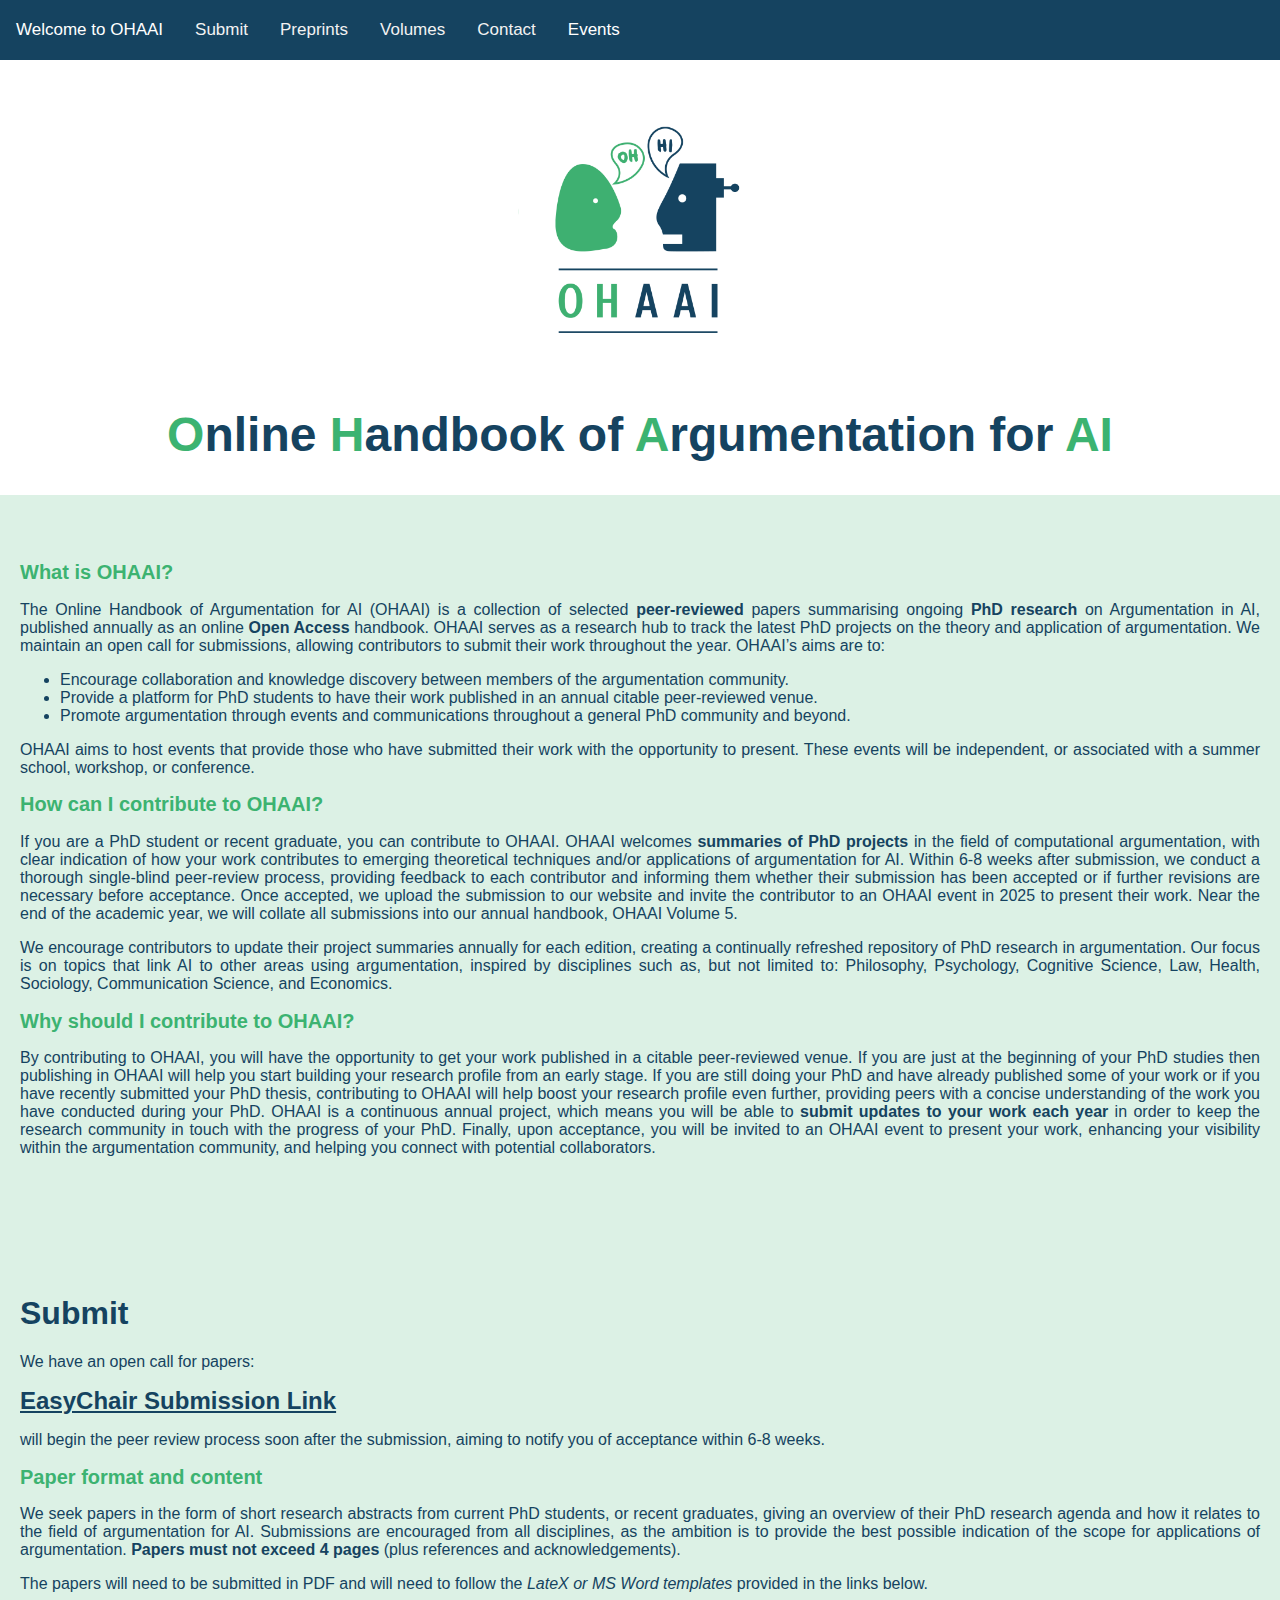
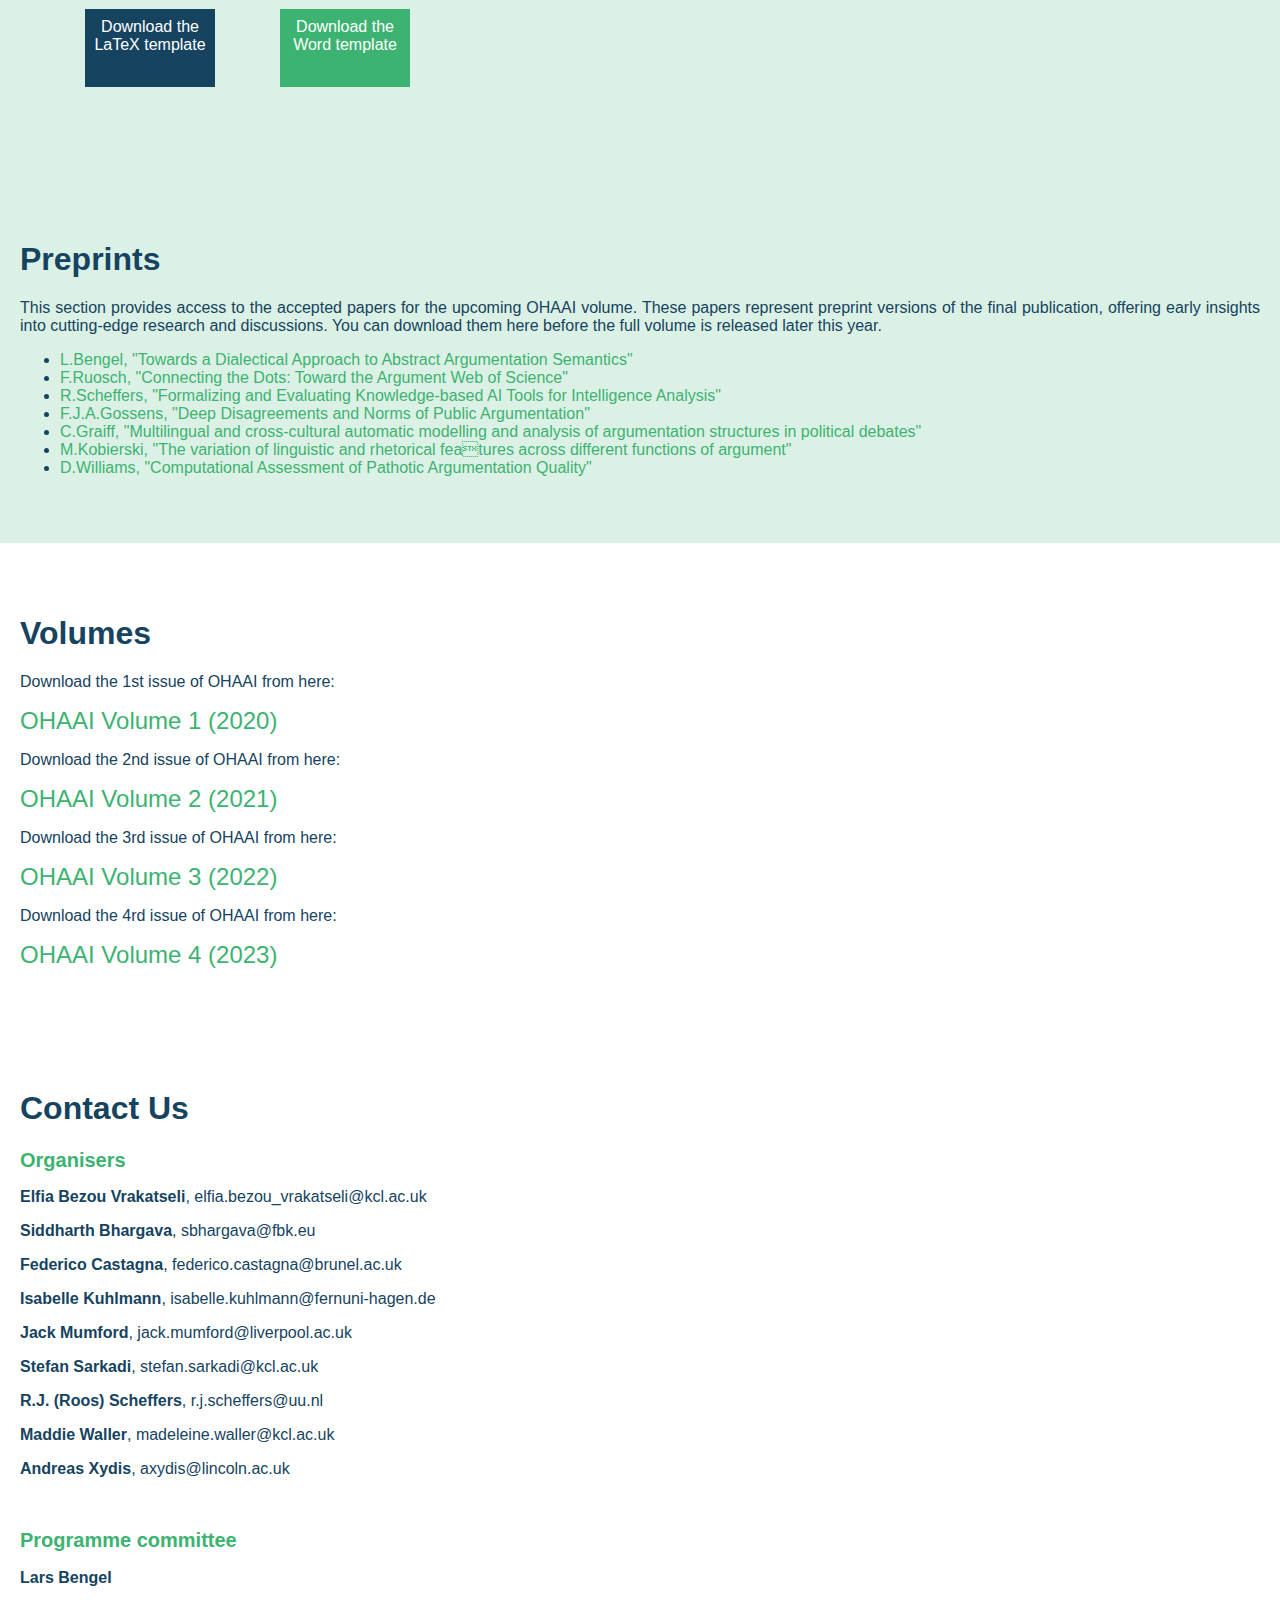
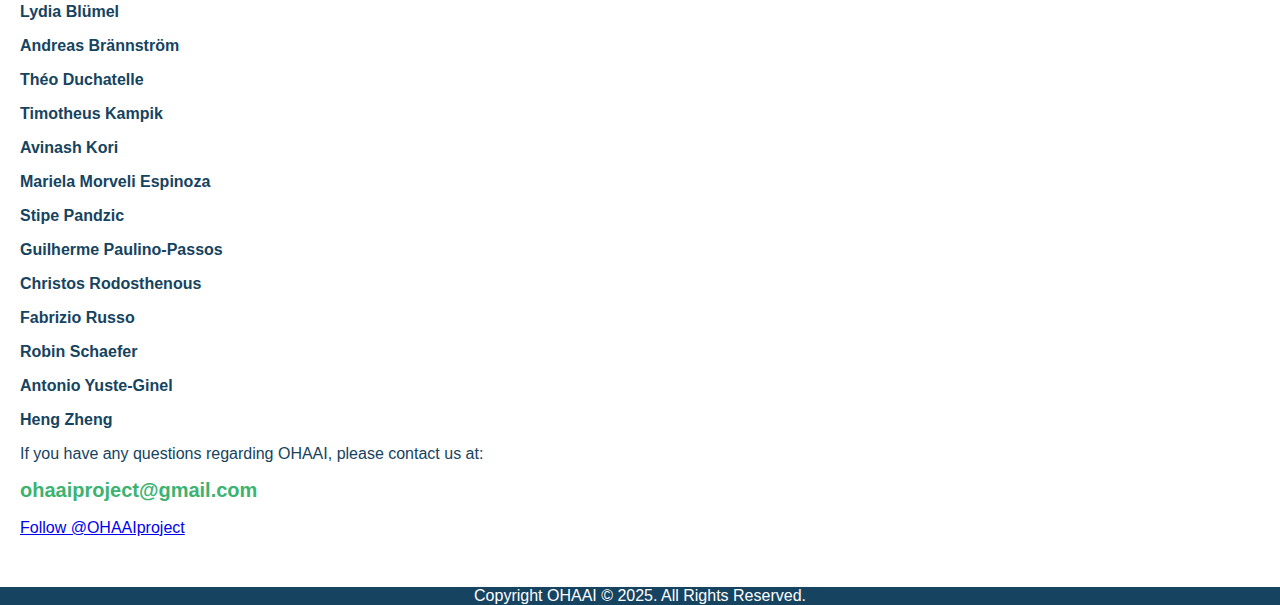
<file: index.html>
<!DOCTYPE html>
<html lang="en">

<!-- Global site tag (gtag.js) - Google Analytics -->
<script async src="https://www.googletagmanager.com/gtag/js?id=UA-178115691-1"></script>
<script>
  window.dataLayer = window.dataLayer || [];
  function gtag(){dataLayer.push(arguments);}
  gtag('js', new Date());

  gtag('config', 'UA-178115691-1');
</script>

<head>
  <meta charset="utf-8">
  <meta http-equiv="x-ua-compatible" content="ie=edge">
  <meta name="viewport" content="width=device-width, initial-scale=1">
  <title>OHAAI</title>
<meta name="description" content="OHAAI Argumentation">
    <link href="sticky-menu2.css" rel="stylesheet">
    <link rel="stylesheet" href="https://cdnjs.cloudflare.com/ajax/libs/font-awesome/4.7.0/css/font-awesome.min.css">
<style>
body {
  margin: 0;
  font-family: "Lucida Sans Unicode", "Lucida Grande", sans-serif;
}

.topnav {
  overflow: hidden;
  background-color: rgba(21, 67, 96, 1);
  display: block;
  width: 100%;
  position: fixed;
}

.topnav a {
  float: left;
  display: block;
  color: #f2f2f2;
  text-align: center;
  padding: 20px 16px;
  text-decoration: none;
  font-size: 17px;
}

.topnav a:hover {
  background-color: rgb(60, 179, 113, 1);
  /*color: black;*/
}

.topnav a.active {
  background-color: rgba(21, 67, 96, 1);
  color: white;
}

.topnav .icon {
  display: none;
}

@media screen and (max-width: 600px) {
  .topnav a:not(:first-child), .dropdown .dropbtn {display: none;}
  .topnav a.icon {
    float: right;
    display: block;
    color: white;
    /*position: fixed;*/
  }
  .dropdown-content {position: relative;}
}

@media screen and (max-width: 600px) {
.topnav.responsive {position: fixed;}
  .topnav.responsive .icon {
    position: absolute;
    right: 0;
    top: 0;
  }
  .topnav.responsive a {
    float: none;
    display: block;
    text-align: left;
  }
  .topnav.responsive a, .topnav.responsive .dropdown {float: none; display: block; text-align: left;}
          .topnav.responsive .dropdown .dropbtn {
            display: block;
            width: 100%;
            text-align: left;
}
}

.dropdown {
          float: left;
        }

/* Style the dropdown button to fit inside the topnav */
.dropdown .dropbtn {
          font-size: 17px;
          border: none;
          outline: none;
          color: white;
          padding: 20px 16px;
          background-color: inherit;
          font-family: inherit;
          margin: 0;
        }

/* Add a background color to dropdown links on hover */
.dropdown-content a:hover {
          background-color: rgb(60, 179, 113, 1);
          /*color: black;*/
        }

/* Show the dropdown menu when the user moves the mouse over the dropdown button */
.dropdown:hover .dropdown-content {
          display: block;
        }

/* Dropdown content (hidden by default) */
.dropdown-content {
          display: none;
          position: fixed;
          background-color:rgba(21, 67, 96, 1);
          min-width: 160px;
          box-shadow: 0px 8px 16px 0px rgba(0,0,0,0.2);
          flex-direction: column; /* Ensures vertical alignment */
          z-index: 1002;
        }

/* Links inside the dropdown */
.dropdown-content a {
          float: none;
          color: white;
          padding: 12px 16px;
          text-decoration: none;
          display: block;
          text-align: left;
        }

 /* Show dropdown content on hover */
.dropdown:hover .dropdown-content {
    display: flex; /* Displays dropdown vertically */
}

/* Nested Dropdown */
.nested-dropdown {
    position: relative;
}

/* Nested Dropdown Styling */
.nested-dropdown-content {
    display: none;
    position: absolute;
    top: 0; /* Aligns the nested dropdown at the same level as the parent */
    left: 100%; /* Places it to the right of the parent */
    background-color: rgba(21, 67, 96, 1);
    min-width: 160px;
    box-shadow: 0px 8px 16px 0px rgba(0, 0, 0, 0.2);
    z-index: 1;
    flex-direction: column;
}

.nested-dropdown-content a {
    padding: 12px 16px;
    text-decoration: none;
    display: block;
}

/* Show nested dropdown on hover */
.nested-dropdown:hover .nested-dropdown-content {
    display: flex; /* Displays nested dropdown vertically */
}
</style>
</head>
<body>

<div class="topnav" id="myTopnav">
    <a href="#welcome" class="active">Welcome to OHAAI</a>
    <a href="#submit">Submit</a>
    <a href="#preprint">Preprints</a>
    <a href="#volumes">Volumes</a>
    <a href="#contact">Contact</a>
    <div class="dropdown">
      <button class="dropbtn">Events</button>
      <div class="dropdown-content">
        <!-- Upcoming Events -->
        <div class="nested-dropdown">
          <a href="#upcoming-events">Upcoming Events</a>
          <div class="nested-dropdown-content">
              <a href="eca.html">ECA2025 Summer School</a>
          </div>
        </div>
        <!-- Past Events -->
        <div class="nested-dropdown">
          <a href="#past-events">Past Events</a>
          <div class="nested-dropdown-content">
              <a href="drexa.html">DREXA</a>
              <a href="facct.html">FAccT</a>
              <a href="hhai.html">HHAI</a>
              <a href="ecai.html">ECAI</a>
              <a href="ssa.html">COMMA24 Summer School</a>
              </div>
          </div>
        </div>
    </div>
    <a href="javascript:void(0);" class="icon" onclick="myFunction()">
    <i class="fa fa-bars"></i> <!-- make the burger button appear-->
  </a>
</div>

<!--script for resizing topmenu  -->
<script>
function myFunction() {
  var x = document.getElementById("myTopnav");
  if (x.className === "topnav") {
    x.className += " responsive";
  } else {
    x.className = "topnav";
  }
}
</script>
    <!-- Welcome Section -->
    <section id="welcome" class="welcome-section">
        <div class="container">

             <div class="row">



             <div class="OHAAIlogobanner">
                    <a href="#welcome"><img src="img/logoOHAAI3.png" align=center style="width:250px;"></a>
                    </div>
                </div>
          </div>
    </section>

    <section class="title-section">
      <h1 style="text-align: center;">
      <span style='color: rgb(60, 179, 113, 1)'>O</span><span style='color: rgb(21, 67, 96, 1)'>nline</span>
        <span style='color: rgb(60, 179, 113, 1)'>H</span><span style='color: rgb(21, 67, 96, 1)'>andbook</span>
        <span style='color: rgb(21, 67, 96, 1)'>of</span>
        <span style='color: rgb(60, 179, 113, 1)'>A</span><span style='color: rgb(21, 67, 96, 1)'>rgumentation</span>
        <span style='color: rgb(21, 67, 96, 1)'>for</span>
        <span style='color: rgb(60, 179, 113, 1)'>AI</span>
      </h1>
    </section>

    <!-- About -->
    <section id="about" class="about-section">
        <div class="container" style="margin-left:20px; margin-right:20px;">
            <div class="row">
                <h2>What is OHAAI?</h2>
                <p>
                    The Online Handbook of Argumentation for AI (OHAAI) is a collection of selected
                    <strong>peer-reviewed</strong> papers summarising ongoing <strong>PhD research</strong> on
                    Argumentation in AI, published annually as an online <strong>Open Access</strong> handbook.
                    OHAAI serves as a research hub to track the latest PhD projects on the theory and
		    application of argumentation. We maintain an open call for submissions, allowing contributors to submit their work throughout the year.
		    OHAAI’s aims are to:
                </p>
                <ul>
                    <li>Encourage collaboration and knowledge discovery between members of the argumentation community.</li>
                    <li>Provide a platform for PhD students to have their work published in an annual citable peer-reviewed venue.</li>
                    <li>Promote argumentation through events and communications throughout a general PhD community and beyond.</li>
                </ul>
                <p>
                    OHAAI aims to host events that provide those who have submitted their work with the opportunity to present.
		    These events will be independent, or associated with a summer school, workshop, or conference.
                </p>

                <h2>How can I contribute to OHAAI?</h2>
                <p>
                    If you are a PhD student or recent graduate, you can contribute to OHAAI.
                    OHAAI welcomes <strong>summaries of PhD projects</strong> in the field of computational argumentation, with
                    clear indication of how your work contributes to emerging theoretical techniques and/or applications
                    of argumentation for AI. Within 6-8 weeks after submission, we conduct a thorough single-blind peer-review process,
		    providing feedback to each contributor and informing them whether their submission has been accepted or if further
		    revisions are necessary before acceptance. Once accepted, we upload the submission to our website and invite the
		    contributor to an OHAAI event in 2025 to present their work. Near the end of the academic year, we will collate all
		    submissions into our annual handbook, OHAAI Volume 5.

                </p>
		<p>
		   We encourage contributors to update their project summaries annually for each edition, creating a continually refreshed
		   repository of PhD research in argumentation. Our focus is on topics that link AI to other areas using argumentation,
		   inspired by disciplines such as, but not limited to: Philosophy, Psychology, Cognitive Science, Law, Health, Sociology,
		   Communication Science, and Economics.

		</p>

                <h2>Why should I contribute to OHAAI?</h2>
                <p>
                    By contributing to OHAAI, you will have the opportunity to get your work published in a citable
                    peer-reviewed venue. If you are just at the beginning of your PhD studies then publishing in OHAAI
                    will help you start building your research profile from an early stage. If you are still doing your
                    PhD and have already published some of your work or if you have recently submitted your PhD thesis,
                    contributing to OHAAI will help boost your research profile even further, providing peers with a
                    concise understanding of the work you have conducted during your PhD. OHAAI is a continuous annual
                    project, which means you will be able to <strong>submit updates to your work each year</strong> in order to keep the
                    research community in touch with the progress of your PhD. Finally, upon acceptance, you will be invited to an OHAAI
		    event to present your work, enhancing your visibility within the argumentation community, and helping you connect
		    with potential collaborators.
                </p>
            </div>
        </div>
    </section>

    <!-- Submit Section -->
    <section id="submit" class="submit-section">
        <div class="container" style="margin-left:20px; margin-right:20px;">
            <div class="row">
                <div class="col-lg-12">
                    <h1>Submit</h1>
		    <p>We have an open call for papers: </p>
        <div>
          <a href="https://easychair.org/cfp/OHAAI-Vol5" target="_blank" style="color:rgba(21, 67, 96, 1); font-size:x-large;"><strong> EasyChair Submission Link </strong></a>
        </div>
		       <p>will begin the peer review process soon after the submission, aiming to notify you of acceptance within 6-8 weeks.</p>
<!--
           <p>Stay tuned for the call for papers for OHAAI Vol.5!</p>-->
<!--                    <h2>Submissions for OHAAI Vol.4 are now OPEN!</h2>-->
<!--                    <div>-->
<!--                      <a href="https://easychair.org/conferences/?conf=ohaaivol4" target="_blank" style="color:rgba(21, 67, 96, 1); font-size:x-large;"><strong> EasyChair Submission Link </strong></a>-->
<!--                    </div>-->
<!--                    <br> -->
<!--                    <h2>Important Dates</h2>-->
<!--                    <ul>-->
<!--                       <li><strong>Extended Paper Submission Deadline</strong><br>-->
<!--                        <strong style="text-decoration: line-through;">8 October 2023</strong>-->
<!--                        <strong>10 November 2023, 23:59 Anywhere on Earth</strong>-->
<!--                       </li>-->
<!--                       <li><strong>Notification of Acceptance </strong><br>-->
<!--                        <strong>27 November 2023, 23:59 Anywhere on Earth</strong></li>-->
<!--                    </ul>-->
<!--                    <br>-->

                    <h2>Paper format and content</h2>
                    <p>
                        We seek papers in the form of short research abstracts from current PhD students,
			or recent graduates, giving an overview of their PhD research agenda and how it relates
			to the field of argumentation for AI. Submissions are encouraged from all disciplines,
			as the ambition is to provide the best possible indication of the scope for applications
			of argumentation. <strong>Papers must not exceed 4 pages</strong> (plus references and acknowledgements).
                    </p>
                    <p>
                        The papers will need to be submitted in PDF and will need to follow the <em>LateX or MS Word
                        templates</em> provided in the links below.
                    </p>
                    <div class="wrapper">
                     <div class="download">
                       <a class="link" href="LaTeX_Template.zip">Download the LaTeX template</a>
                     </div>
                    <div class="download2">
                   <a class ="link" href="Word_Template.zip">  Download the Word template</a>
                     </div>
                     <br><br><br><br><br>
                    </div>
                </div>
            </div>
        </div>
    </section>

<!-- OHAAI Preprint Section -->
<section id="preprint" class="preprint-section">
  <div class="container" style="margin-left:20px; margin-right:20px;">
    <h1>Preprints</h1>
    <p>This section provides access to the accepted papers for the upcoming OHAAI volume.
       These papers represent preprint versions of the final publication, offering early insights into cutting-edge
       research and discussions. You can download them here before the full volume is released later this year.<p>
    <ul>
      <li>
        <div>
          <a href="media\2025_OHAAI_Bengel_Towards a Dialectical Approach.pdf" target="_blank" style="color:rgba(60, 179, 113, 1); text-decoration:none; font-size:medium;">L.Bengel, "Towards a Dialectical Approach to Abstract Argumentation
            Semantics"</a>
        </div>
      </li>
      <li>
        <div>
          <a href="media\2025_OHAAI_Ruosch_Connecting the Dots.pdf" target="_blank" style="color:rgba(60, 179, 113, 1); text-decoration:none; font-size:medium;">F.Ruosch, "Connecting the Dots: Toward the Argument Web of Science"</a>
        </div>
      </li>
      <li>
        <div>
          <a href="media\2025_OHAAI_Scheffers_Formalizing and Evaluating.pdf" target="_blank" style="color:rgba(60, 179, 113, 1); text-decoration:none; font-size:medium;">R.Scheffers, "Formalizing and Evaluating Knowledge-based AI Tools for Intelligence Analysis"</a>
        </div>
      </li>
	  <li>
        <div>
          <a href="media\2025_OHAAI_Goossens_Deep Disagreements and Norms.pdf" target="_blank" style="color:rgba(60, 179, 113, 1); text-decoration:none; font-size:medium;">F.J.A.Gossens, "Deep Disagreements and Norms of Public Argumentation"</a>
        </div>
      </li>
	  <li>
        <div>
          <a href="media\2025_OHAAI_Graiff_Multilingual and Cross Cultural.pdf" target="_blank" style="color:rgba(60, 179, 113, 1); text-decoration:none; font-size:medium;">C.Graiff, "Multilingual and cross-cultural automatic modelling and analysis of argumentation structures in political debates"</a>
        </div>
      </li>
	  <li>
        <div>
          <a href="media\2025_OHAAI_Kobierski_The Variation of Linguistic.pdf" target="_blank" style="color:rgba(60, 179, 113, 1); text-decoration:none; font-size:medium;">M.Kobierski, "The variation of linguistic and rhetorical features across different functions of argument"</a>
        </div>
      </li>
	  <li>
        <div>
          <a href="media\2025_OHAAI_Williams_Computational Assessment of Pathotic.pdf" target="_blank" style="color:rgba(60, 179, 113, 1); text-decoration:none; font-size:medium;">D.Williams, "Computational Assessment of Pathotic Argumentation Quality"</a>
        </div>
      </li>
    </ul>

  </div>
</section>


<!-- OHAAI Vol1 Section -->
    <section id="volumes" class="volumes-section">
        <div class="container" style="margin-left:20px; margin-right:20px;">
          <h1>Volumes</h1>
          <p>Download the 1st issue of OHAAI from here:<p>
          <div>
            <a href="https://arxiv.org/abs/2006.12020" target="_blank" style="color:rgba(60, 179, 113, 1); text-decoration:none; font-size:x-large;">OHAAI Volume 1 (2020)</a>
          </div>

          <p>Download the 2nd issue of OHAAI from here:<p>
          <div>
            <a href="https://arxiv.org/abs/2106.10832" target="_blank" style="color:rgba(60, 179, 113, 1); text-decoration:none; font-size:x-large;">OHAAI Volume 2 (2021)</a>
          </div>

          <p>Download the 3rd issue of OHAAI from here:<p>
          <div>
            <a href="https://arxiv.org/pdf/2212.07996" target="_blank" style="color:rgba(60, 179, 113, 1); text-decoration:none; font-size:x-large;">OHAAI Volume 3 (2022)</a>
          </div>

         <p>Download the 4rd issue of OHAAI from here:<p>
          <div>
            <a href="https://arxiv.org/pdf/2401.09444.pdf" target="_blank"
               style="color:rgba(60, 179, 113, 1); text-decoration:none; font-size:x-large;">OHAAI Volume 4 (2023)</a>
          </div>
        </div>
    </section>

    <!-- Contact Section -->
    <section id="contact" class="contact-section">
        <div class="container" style="margin-left:20px; margin-right:20px;">
            <div class="row">
                <div class="col-lg-12">
                    <h1>Contact Us</h1>
                    <h2>Organisers</h2>
                    <p><strong>Elfia Bezou Vrakatseli</strong>, elfia.bezou_vrakatseli@kcl.ac.uk</p>
                    <p><strong>Siddharth Bhargava</strong>, sbhargava@fbk.eu</p>
                    <p><strong>Federico Castagna</strong>, federico.castagna@brunel.ac.uk</p>
                    <p><strong>Isabelle Kuhlmann</strong>, isabelle.kuhlmann@fernuni-hagen.de</p>
                    <p><strong>Jack Mumford</strong>, jack.mumford@liverpool.ac.uk</p>
                    <p><strong>Stefan Sarkadi</strong>, stefan.sarkadi@kcl.ac.uk</p>
                    <p><strong>R.J. (Roos) Scheffers</strong>, r.j.scheffers@uu.nl</p>
                    <p><strong>Maddie Waller</strong>, madeleine.waller@kcl.ac.uk</p>
                    <p><strong>Andreas Xydis</strong>, axydis@lincoln.ac.uk</p>
                    <br>

                    <h2>Programme committee</h2>
                    <p><strong>Lars Bengel</strong></p>
                    <p><strong>Lydia Blümel</strong></p>
                    <p><strong>Andreas Brännström</strong></p>
                    <p><strong>Théo Duchatelle</strong></p>
                    <p><strong>Timotheus Kampik</strong></p>
                    <p><strong>Avinash Kori</strong></p>
                    <p><strong>Mariela Morveli Espinoza</strong></p>
                    <p><strong>Stipe Pandzic</strong></p>
                    <p><strong>Guilherme Paulino-Passos</strong></p>
                    <p><strong>Christos Rodosthenous</strong></p>
                    <p><strong>Fabrizio Russo</strong></p>
                    <p><strong>Robin Schaefer</strong></p>
                    <p><strong>Antonio Yuste-Ginel</strong></p>
                    <p><strong>Heng Zheng</strong></p>

                    <p>If you have any questions regarding OHAAI, please contact us at:</p>
                    <h2>ohaaiproject@gmail.com </h2>

	                <a href="https://twitter.com/OHAAIproject?ref_src=twsrc%5Etfw" class="twitter-follow-button"
                       data-show-count="false">Follow @OHAAIproject</a>
                    <script async src="https://platform.twitter.com/widgets.js" charset="utf-8"></script>
                </div>
            </div>
        </div>
    </section>

    <!--<section id="partners" class="partners-section">
        <div class="container" style="margin-left:20px; margin-right:20px;">
            <div class="row">
                <div class="col-lg-12">
                    <h1>Partners</h1>
                    <br>

            <a href="http://kcl.ac.uk"><img class="banner-image" src="img/KCLboxred485rgb.jpg" style="width:12%"></a>
                    </div>




                </div>
                </div>

        </div>
    </section>-->
  <foot>
   <div class="footer">
    <div class="footbanner">
      <div class="copyright">
        Copyright OHAAI © 2025. All Rights Reserved.</div>
    </div>
   </div>
  </foot>
</body>
</html>
</file>
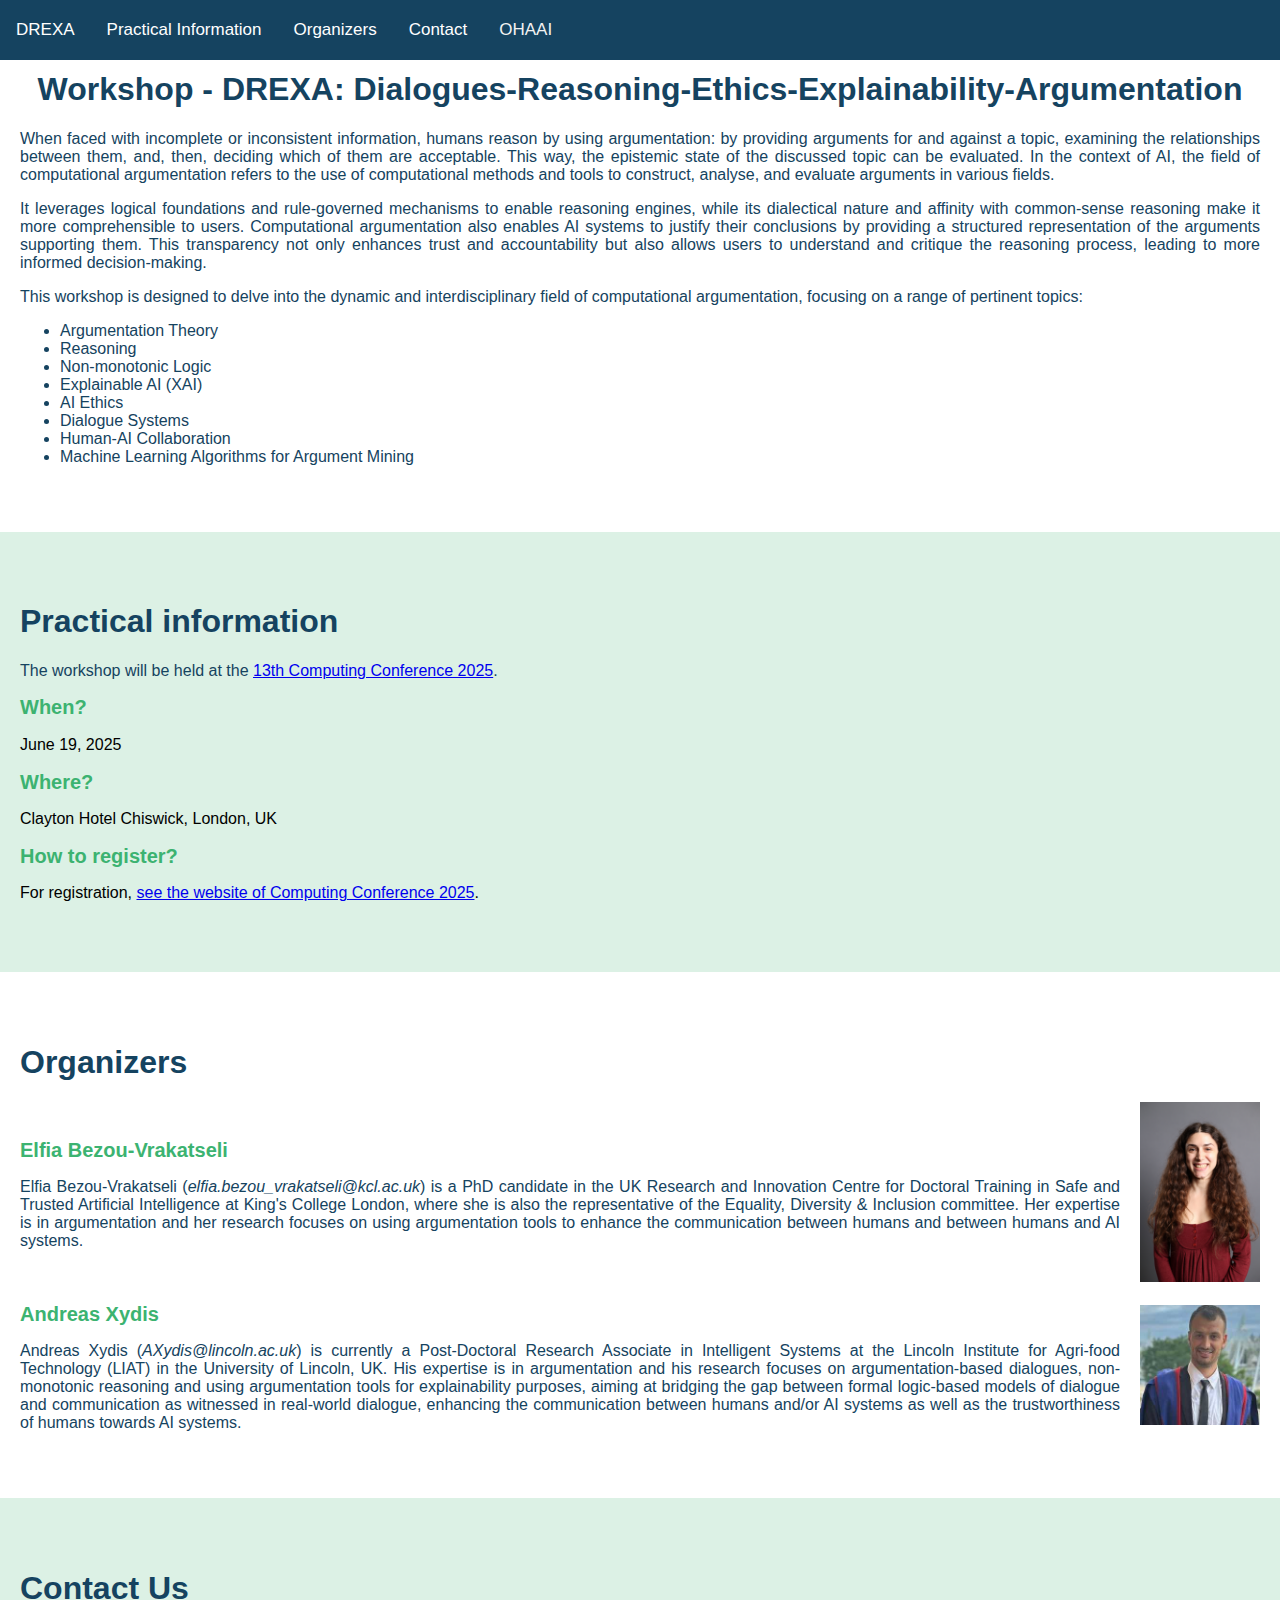
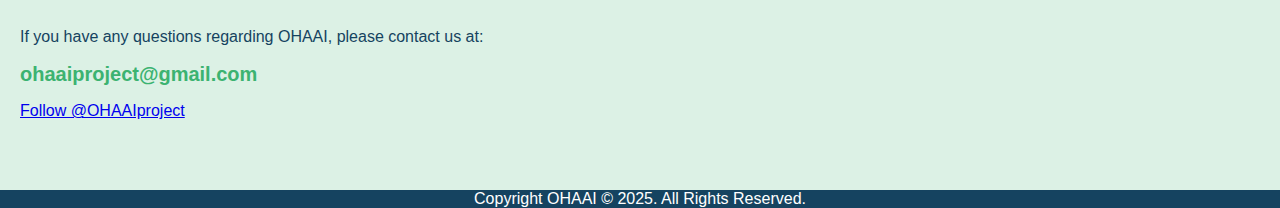
<file: drexa.html>
<!DOCTYPE html>
<html lang="en">

<head>
  <meta charset="utf-8">
  <meta http-equiv="x-ua-compatible" content="ie=edge">
  <meta name="viewport" content="width=device-width, initial-scale=1">
  <title>Workshop - DREXA: Dialogues-Reasoning-Ethics-Explainability-Argumentation</title>
<meta name="description" content="OHAAI Argumentation">
    <link href="sticky-menu2.css" rel="stylesheet">
    <link rel="stylesheet" href="https://cdnjs.cloudflare.com/ajax/libs/font-awesome/4.7.0/css/font-awesome.min.css">
<style>
body {
  margin: 0;
  font-family: "Lucida Sans Unicode", "Lucida Grande", sans-serif;
}

.topnav {
  overflow: hidden;
  background-color: rgba(21, 67, 96, 1);
  display: block;
  width: 100%;
  position: fixed;
}

.topnav a {
  float: left;
  display: block;
  color: #f2f2f2;
  text-align: center;
  padding: 20px 16px;
  text-decoration: none;
  font-size: 17px;
}

.topnav a:hover {
  background-color: rgb(60, 179, 113, 1);
  /*color: black;*/
}

.topnav a.active {
  background-color: rgba(21, 67, 96, 1);
  color: white;
}

.topnav .icon {
  display: none;
}

@media screen and (max-width: 600px) {
  .topnav a:not(:first-child) {display: none;}
  .topnav a.icon {
    float: right;
    display: block;
    color: white;
    /*position: fixed;*/
  }
}

@media screen and (max-width: 600px) {
.topnav.responsive {position: fixed;}
  .topnav.responsive .icon {
    position: absolute;
    right: 0;
    top: 0;
  }
  .topnav.responsive a {
    float: none;
    display: block;
    text-align: left;
  }
}

</style>
</head>
<body>

<div class="topnav" id="tutorialTopnav">
  <a href="#introduction" class="active">DREXA</a>
  <a href="#practical" class="active">Practical Information</a>
  <a href="#presenters" class="active">Organizers</a>
  <a href="#contact" class="active">Contact</a>
  <a href="index.html">OHAAI</a>
  <a href="javascript:void(0);" class="icon" onclick="myFunction()">
    <i class="fa fa-bars"></i> <!-- make the burger button appear-->
  </a>
</div>

<!--script for resizing topmenu  -->
<script>
function myFunction() {
  var x = document.getElementById("tutorialTopnav");
  if (x.className === "topnav") {
    x.className += " responsive";
  } else {
    x.className = "topnav";
  }
}
</script>

<section class="volumes-section">
  <h1 style="text-align: center;">
    Workshop - DREXA: Dialogues-Reasoning-Ethics-Explainability-Argumentation
  </h1>
  <div class="container" style="margin-left:20px; margin-right:20px;">
    <div class="row">
      <p>
        When faced with incomplete or inconsistent information, humans reason by using argumentation: 
        by providing arguments for and against a topic, examining the relationships between them, and, 
        then, deciding which of them are acceptable. This way, the epistemic state of the discussed 
        topic can be evaluated. In the context of AI, the field of computational argumentation refers 
        to the use of computational methods and tools to construct, analyse, and evaluate arguments in various fields.
      </p>
      <p>
        It leverages logical foundations and rule-governed mechanisms to enable reasoning engines, while 
        its dialectical nature and affinity with common-sense reasoning make it more comprehensible to users. 
        Computational argumentation also enables AI systems to justify their conclusions by providing a structured 
        representation of the arguments supporting them. This transparency not only enhances trust and accountability 
        but also allows users to understand and critique the reasoning process, leading to more informed decision-making.
      </p>
      <p>
        This workshop is designed to delve into the dynamic and interdisciplinary field of computational argumentation, 
        focusing on a range of pertinent topics:
        <ul>
            <li>Argumentation Theory</li>
            <li>Reasoning</li>
            <li>Non-monotonic Logic</li>
            <li>Explainable AI (XAI)</li>
            <li>AI Ethics</li>
            <li>Dialogue Systems</li>
            <li>Human-AI Collaboration</li>
            <li>Machine Learning Algorithms for Argument Mining</li>
        </ul>
      </p>
    </div>
  </div>
</section>

<section id="practical" class="submit-section">
    <div class="container" style="margin-left:20px; margin-right:20px;">
      <div class="row">
        <h1>Practical information</h1>
        <p>
          The workshop will be held at the
          <a href="https://saiconference.com/Computing/DREXA" target="_blank">
            13th Computing Conference 2025</a>.
        </p>
          <h2>When?</h2>
          June 19, 2025
          <h2>Where?</h2>
          Clayton Hotel Chiswick, London, UK
          <h2>How to register?</h2>
          For registration,
          <a href="https://saiconference.com/Computing" target="_blank">
            see the website of Computing Conference 2025</a>.
        </div>
    </div>
</section>

<section id="presenters" class="volumes-section">
  <div class="container" style="margin-left:20px; margin-right:20px;">
    <div class="row">
      <h1>Organizers</h1>
      <div class="inner_container" style="display: flex; align-items: center; justify-content: space-between;">
        <div class="text" style="flex: 1; margin-right: 20px;">
          <h2>Elfia Bezou-Vrakatseli</h2>
            <p>Elfia Bezou-Vrakatseli (<i>elfia.bezou_vrakatseli@kcl.ac.uk</i>) is a PhD candidate in the UK 
              Research and Innovation Centre for Doctoral Training in Safe and Trusted Artificial 
              Intelligence at King's College London, where she is also the representative of the Equality, 
              Diversity & Inclusion committee. Her expertise is in argumentation and her research focuses 
              on using argumentation tools to enhance the communication between humans and between humans and AI systems.</p>
        </div>
        <div class="image" style="flex: 0 0 auto;">
            <img src="img/Elfia.JPG" alt="Elfia Bezou-Vrakatseli" style="max-width: 120px; height: auto;">
        </div>
    </div>
    <div class="inner_container" style="display: flex; align-items: center; justify-content: space-between;">
      <div class="text" style="flex: 1; margin-right: 20px;">
        <h2>Andreas Xydis</h2>
          <p>Andreas Xydis (<i>AXydis@lincoln.ac.uk</i>) is currently a Post-Doctoral Research Associate in 
            Intelligent Systems at the Lincoln Institute for Agri-food Technology (LIAT) in the University of Lincoln, UK. 
            His expertise is in argumentation and his research focuses on argumentation-based dialogues, non-monotonic 
            reasoning and using argumentation tools for explainability purposes, aiming at bridging the gap between 
            formal logic-based models of dialogue and communication as witnessed in real-world dialogue, enhancing 
            the communication between humans and/or AI systems as well as the trustworthiness of humans towards AI systems.</p>
      </div>
      <div class="image" style="flex: 0 0 auto;">
          <img src="img/andreas.jpg" alt="Madeleine Waller" style="max-width: 120px; height: auto;">
      </div>
  </div>
</section>

<section id="contact" class="submit-section">
    <div class="container" style="margin-left:20px; margin-right:20px;">
        <div class="row">
            <div class="col-lg-12">
                <h1>Contact Us</h1>
                
                <p>If you have any questions regarding OHAAI, please contact us at:</p>
                <h2>ohaaiproject@gmail.com </h2>

                <a href="https://twitter.com/OHAAIproject?ref_src=twsrc%5Etfw" class="twitter-follow-button"
                   data-show-count="false">Follow @OHAAIproject</a>
                <script async src="https://platform.twitter.com/widgets.js" charset="utf-8"></script>
            </div>
        </div>
    </div>
</section>

</body>

<foot>
 <div class="footer">
  <div class="footbanner">
    <div class="copyright">
      Copyright OHAAI © 2025. All Rights Reserved.</div>
  </div>
 </div>
</foot>
</html>
</file>
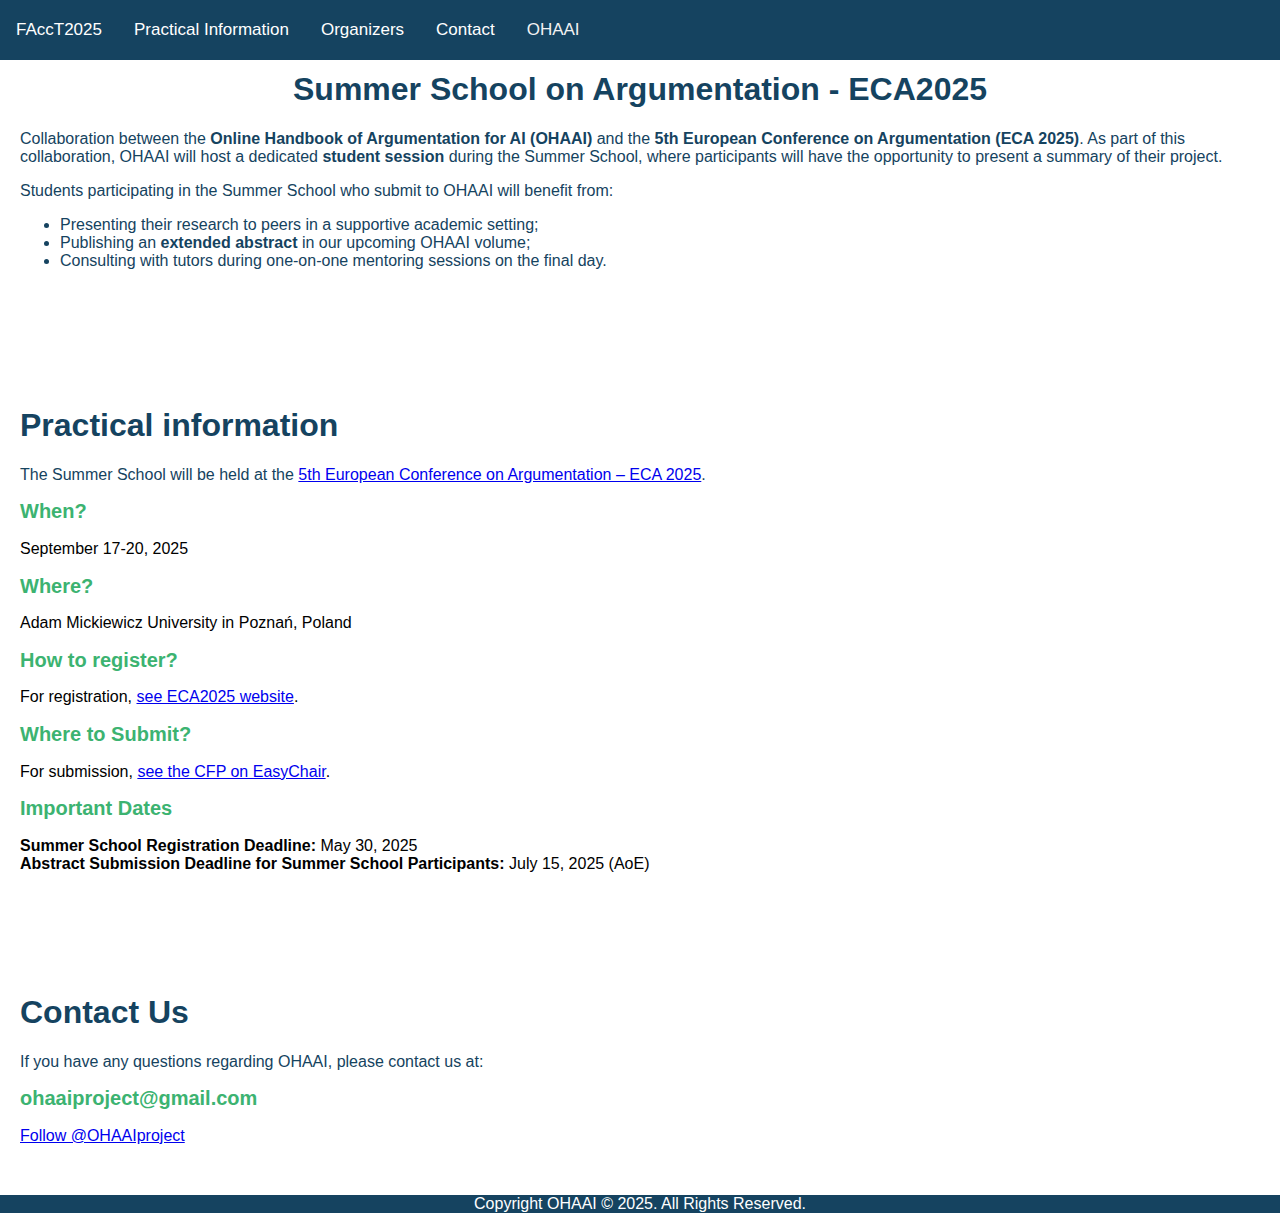
<file: eca.html>
<!DOCTYPE html>
<html lang="en">

<head>
  <meta charset="utf-8">
  <meta http-equiv="x-ua-compatible" content="ie=edge">
  <meta name="viewport" content="width=device-width, initial-scale=1">
  <title>Summer School on Argumentation - ECA2025</title>
<meta name="description" content="OHAAI Argumentation">
    <link href="sticky-menu2.css" rel="stylesheet">
    <link rel="stylesheet" href="https://cdnjs.cloudflare.com/ajax/libs/font-awesome/4.7.0/css/font-awesome.min.css">
<style>
body {
  margin: 0;
  font-family: "Lucida Sans Unicode", "Lucida Grande", sans-serif;
}

.topnav {
  overflow: hidden;
  background-color: rgba(21, 67, 96, 1);
  display: block;
  width: 100%;
  position: fixed;
}

.topnav a {
  float: left;
  display: block;
  color: #f2f2f2;
  text-align: center;
  padding: 20px 16px;
  text-decoration: none;
  font-size: 17px;
}

.topnav a:hover {
  background-color: rgb(60, 179, 113, 1);
  /*color: black;*/
}

.topnav a.active {
  background-color: rgba(21, 67, 96, 1);
  color: white;
}

.topnav .icon {
  display: none;
}

@media screen and (max-width: 600px) {
  .topnav a:not(:first-child) {display: none;}
  .topnav a.icon {
    float: right;
    display: block;
    color: white;
    /*position: fixed;*/
  }
}

@media screen and (max-width: 600px) {
.topnav.responsive {position: fixed;}
  .topnav.responsive .icon {
    position: absolute;
    right: 0;
    top: 0;
  }
  .topnav.responsive a {
    float: none;
    display: block;
    text-align: left;
  }
}

</style>
</head>
<body>

<div class="topnav" id="tutorialTopnav">
  <a href="#introduction" class="active">FAccT2025</a>
  <a href="#practical" class="active">Practical Information</a>
  <a href="#presenters" class="active">Organizers</a>
  <a href="#contact" class="active">Contact</a>
  <a href="index.html">OHAAI</a>
  <a href="javascript:void(0);" class="icon" onclick="myFunction()">
    <i class="fa fa-bars"></i> <!-- make the burger button appear-->
  </a>
</div>

<!--script for resizing topmenu  -->
<script>
function myFunction() {
  var x = document.getElementById("tutorialTopnav");
  if (x.className === "topnav") {
    x.className += " responsive";
  } else {
    x.className = "topnav";
  }
}
</script>

<section class="contact-section">
  <h1 style="text-align: center;">
    Summer School on Argumentation - ECA2025
  </h1>
  <div class="container" style="margin-left:20px; margin-right:20px;">
    <div class="row">
      <p>
        Collaboration between the <strong>Online Handbook of Argumentation for AI (OHAAI)</strong> and the 
        <strong>5th European Conference on Argumentation (ECA 2025)</strong>. As part of this collaboration, OHAAI will 
        host a dedicated <strong>student session</strong> during the Summer School, where participants will have the opportunity 
        to present a summary of their  project.
      </p>
      <p>
        Students participating in the Summer School who submit to OHAAI will benefit from:
        <ul>
            <li>Presenting their research to peers in a supportive academic setting;</li>
            <li>Publishing an <strong>extended abstract</strong> in our upcoming OHAAI volume;</li>
            <li>Consulting with tutors during one-on-one mentoring sessions on the final day.</li>
        </ul>
      </p>
    </div>
  </div>
</section>

<section id="practical" class="volumes-section">
    <div class="container" style="margin-left:20px; margin-right:20px;">
      <div class="row">
        <h1>Practical information</h1>
        <p>
          The Summer School will be held at the
          <a href="https://ecargument.org/" target="_blank">
            5th European Conference on Argumentation – ECA 2025</a>.
        </p>
          <h2>When?</h2>
          September 17-20, 2025
          <h2>Where?</h2>
          Adam Mickiewicz University in Poznań, Poland
          <h2>How to register?</h2>
          For registration,
          <a href="https://eca2025students.web.amu.edu.pl/" target="_blank">
            see ECA2025 website</a>.
          <h2>Where to Submit?</h2>
          For submission,
          <a href="https://easychair.org/cfp/OHAAI-Vol5" target="_blank">
            see the CFP on EasyChair</a>.
          <h2>Important Dates</h2>
          <strong>Summer School Registration Deadline:</strong> May 30, 2025
          <br>
          <strong>Abstract Submission Deadline for Summer School Participants:</strong> July 15, 2025 (AoE)
        </div>
    </div>
</section>

<section id="contact" class="contact-section">
    <div class="container" style="margin-left:20px; margin-right:20px;">
        <div class="row">
            <div class="col-lg-12">
                <h1>Contact Us</h1>
                
                <p>If you have any questions regarding OHAAI, please contact us at:</p>
                <h2>ohaaiproject@gmail.com </h2>

                <a href="https://twitter.com/OHAAIproject?ref_src=twsrc%5Etfw" class="twitter-follow-button"
                   data-show-count="false">Follow @OHAAIproject</a>
                <script async src="https://platform.twitter.com/widgets.js" charset="utf-8"></script>
            </div>
        </div>
    </div>
</section>

</body>

<foot>
 <div class="footer">
  <div class="footbanner">
    <div class="copyright">
      Copyright OHAAI © 2025. All Rights Reserved.</div>
  </div>
 </div>
</foot>
</html>
</file>
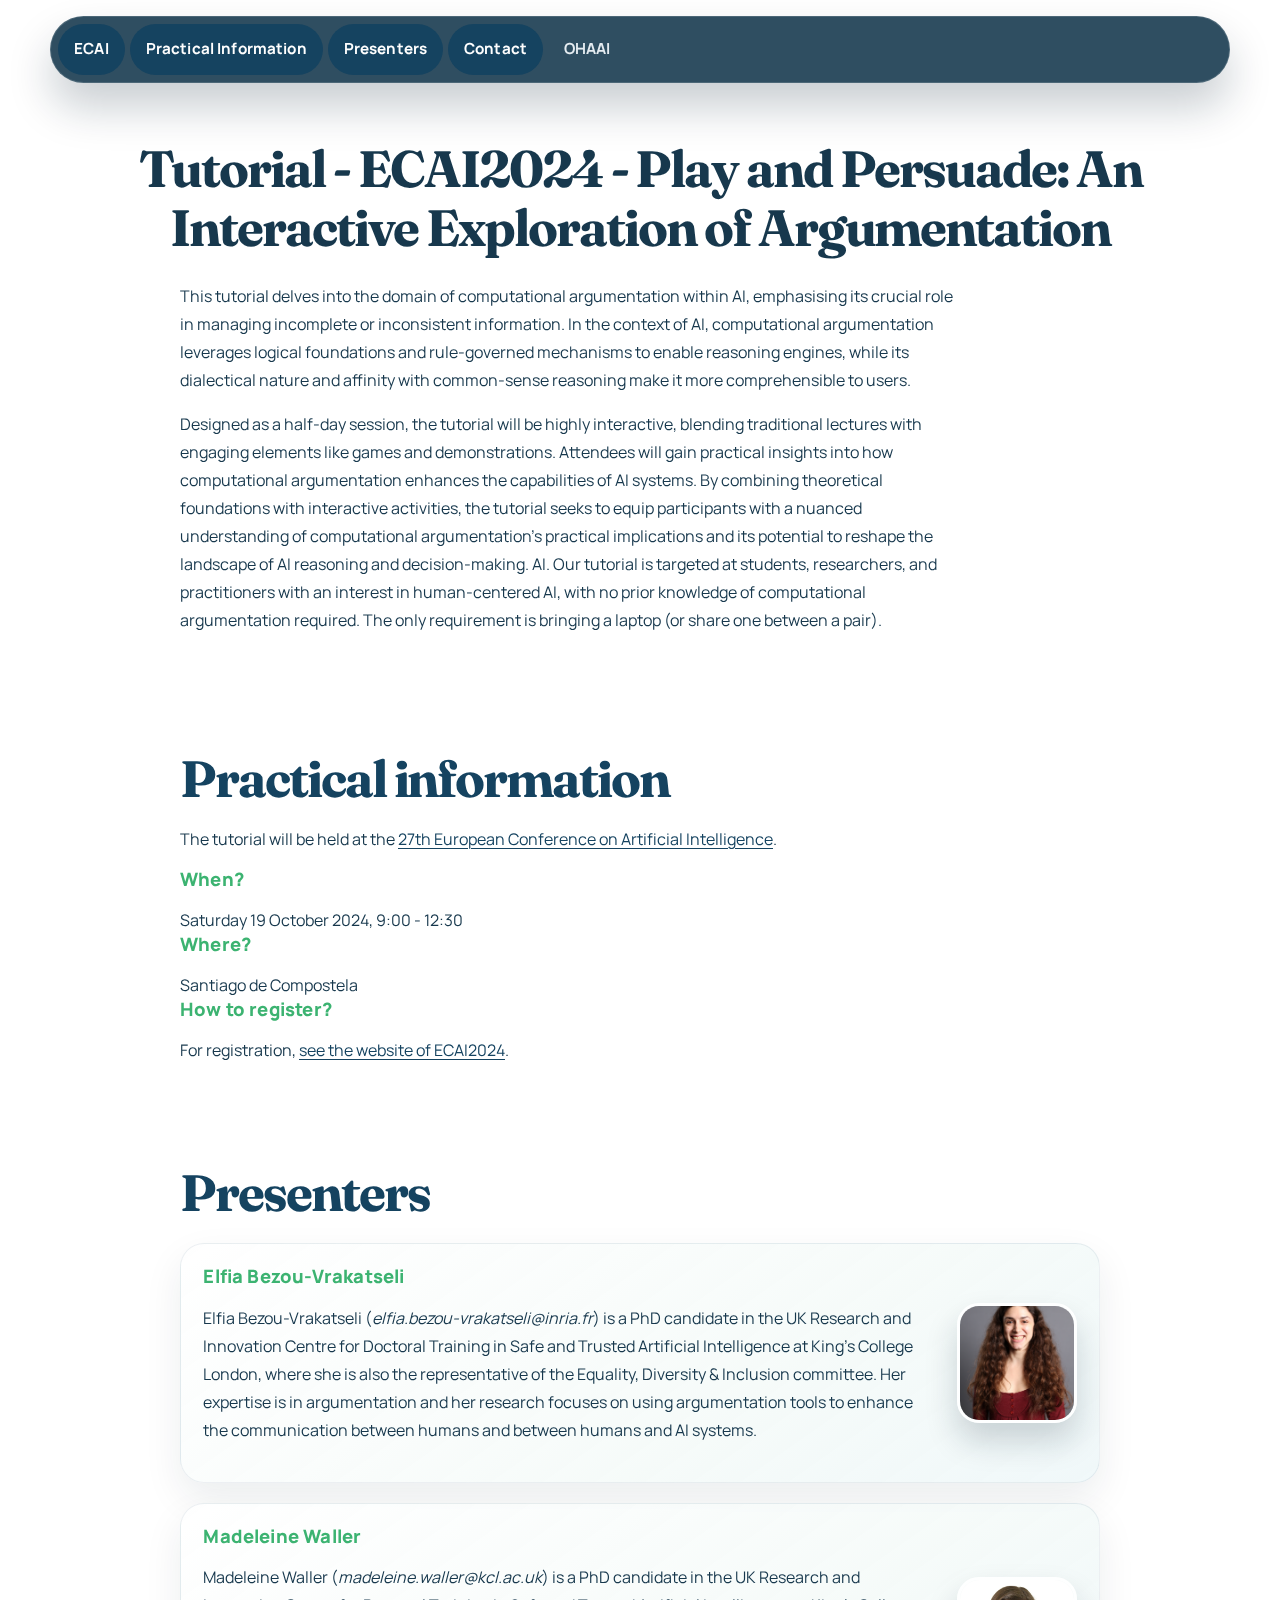
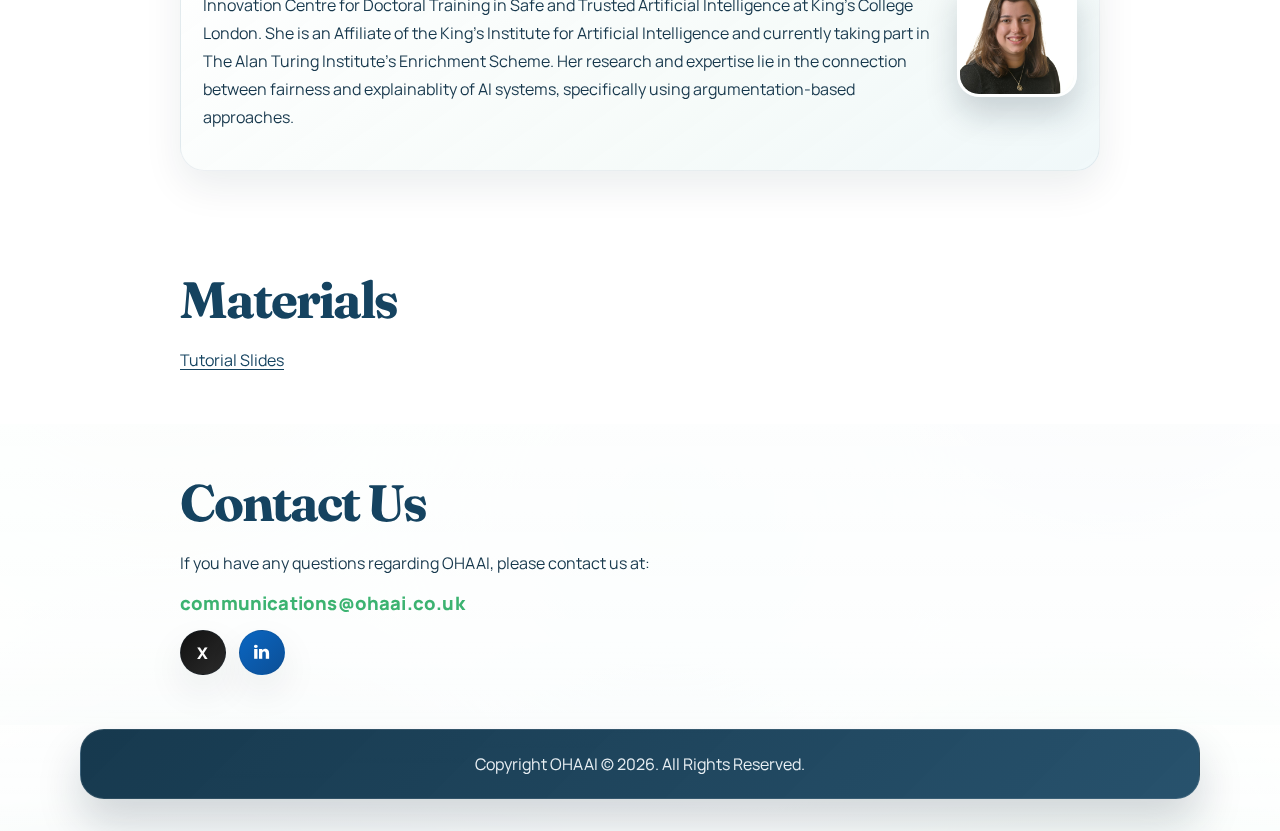
<file: ecai.html>
<!DOCTYPE html>
<html lang="en">

<head>
  <meta charset="utf-8">
  <meta http-equiv="x-ua-compatible" content="ie=edge">
  <meta name="viewport" content="width=device-width, initial-scale=1">
  <title>Play and Persuade: An Interactive Exploration of Argumentation</title>
<meta name="description" content="OHAAI Argumentation">
    <link href="sticky-menu2.css" rel="stylesheet">
    <link rel="stylesheet" href="https://cdnjs.cloudflare.com/ajax/libs/font-awesome/4.7.0/css/font-awesome.min.css">
<style>
body {
  margin: 0;
  font-family: "Lucida Sans Unicode", "Lucida Grande", sans-serif;
}

.topnav {
  overflow: hidden;
  background-color: rgba(21, 67, 96, 1);
  display: block;
  width: 100%;
  position: fixed;
}

.topnav a {
  float: left;
  display: block;
  color: #f2f2f2;
  text-align: center;
  padding: 20px 16px;
  text-decoration: none;
  font-size: 17px;
}

.topnav a:hover {
  background-color: rgb(60, 179, 113, 1);
  /*color: black;*/
}

.topnav a.active {
  background-color: rgba(21, 67, 96, 1);
  color: white;
}

.topnav .icon {
  display: none;
}

@media screen and (max-width: 600px) {
  .topnav a:not(:first-child) {display: none;}
  .topnav a.icon {
    float: right;
    display: block;
    color: white;
    /*position: fixed;*/
  }
}

@media screen and (max-width: 600px) {
.topnav.responsive {position: fixed;}
  .topnav.responsive .icon {
    position: absolute;
    right: 0;
    top: 0;
  }
  .topnav.responsive a {
    float: none;
    display: block;
    text-align: left;
  }
}

</style>
<link href="site.css" rel="stylesheet">
</head>
<body class="site-page page-ecai">

<div class="topnav" id="tutorialTopnav">
  <a href="#introduction" class="active">ECAI</a>
  <a href="#practical" class="active">Practical Information</a>
  <a href="#presenters" class="active">Presenters</a>
  <a href="#contact" class="active">Contact</a>
  <a href="index.html">OHAAI</a>
  <a href="javascript:void(0);" class="icon" onclick="myFunction()">
    <i class="fa fa-bars"></i> <!-- make the burger button appear-->
  </a>
</div>

<!--script for resizing topmenu  -->
<script>
function myFunction() {
  var x = document.getElementById("tutorialTopnav");
  if (x.className === "topnav") {
    x.className += " responsive";
  } else {
    x.className = "topnav";
  }
}
</script>

<section id="introduction" class="contact-section">
  <h1 style="text-align: center;">
    Tutorial - ECAI2024 - Play and Persuade: An Interactive Exploration of Argumentation
  </h1>
  <div class="container" style="margin-left:20px; margin-right:20px;">
    <div class="row">
      <p>
        This tutorial delves into the domain of computational argumentation within AI, 
        emphasising its crucial role in managing incomplete or inconsistent information. 
        In the context of AI, computational argumentation leverages logical foundations and 
        rule-governed mechanisms to enable reasoning engines, while its dialectical nature 
        and affinity with common-sense reasoning make it more comprehensible to users.
      </p>
      <p>
        Designed as a half-day session, the tutorial will be highly interactive, blending 
        traditional lectures with engaging elements like games and demonstrations. 
        Attendees will gain practical insights into how computational argumentation 
        enhances the capabilities of AI systems. By combining theoretical foundations 
        with interactive activities, the tutorial seeks to equip participants with a nuanced 
        understanding of computational argumentation's practical implications and its potential 
        to reshape the landscape of AI reasoning and decision-making. AI. Our tutorial is targeted 
        at students, researchers, and practitioners with an interest in human-centered AI, 
        with no prior knowledge of computational argumentation required. The only requirement 
        is bringing a laptop (or share one between a pair).
      </p>
    </div>
  </div>
</section>

<section id="practical" class="volumes-section">
    <div class="container" style="margin-left:20px; margin-right:20px;">
      <div class="row">
        <h1>Practical information</h1>
        <p>
          The tutorial will be held at the
          <a href="https://www.ecai2024.eu/programme/tutorials/play-and-persuade-an-interactive-exploration-of-argumentation" target="_blank">
            27th European Conference on Artificial Intelligence</a>.
        </p>
          <h2>When?</h2>
          Saturday 19 October 2024, 9:00 - 12:30
          <h2>Where?</h2>
          Santiago de Compostela
          <h2>How to register?</h2>
          For registration,
          <a href="https://www.ecai2024.eu/" target="_blank">
            see the website of ECAI2024</a>.
        </div>
    </div>
</section>

<section id="presenters" class="contact-section">
  <div class="container" style="margin-left:20px; margin-right:20px;">
    <div class="row">
      <h1>Presenters</h1>
      <div class="inner_container" style="display: flex; align-items: center; justify-content: space-between;">
        <div class="text" style="flex: 1; margin-right: 20px;">
          <h2>Elfia Bezou-Vrakatseli</h2>
            <p>Elfia Bezou-Vrakatseli (<i>elfia.bezou-vrakatseli@inria.fr</i>) is a PhD candidate in the UK 
              Research and Innovation Centre for Doctoral Training in Safe and Trusted Artificial 
              Intelligence at King's College London, where she is also the representative of the Equality, 
              Diversity & Inclusion committee. Her expertise is in argumentation and her research focuses 
              on using argumentation tools to enhance the communication between humans and between humans and AI systems.</p>
        </div>
        <div class="image" style="flex: 0 0 auto;">
            <img src="img/Elfia.JPG" alt="Elfia Bezou-Vrakatseli" style="max-width: 120px; height: auto;">
        </div>
    </div>
    <div class="inner_container" style="display: flex; align-items: center; justify-content: space-between;">
      <div class="text" style="flex: 1; margin-right: 20px;">
        <h2>Madeleine Waller</h2>
          <p>Madeleine Waller (<i>madeleine.waller@kcl.ac.uk</i>) is a PhD candidate in the UK Research 
            and Innovation Centre for Doctoral Training in Safe and Trusted Artificial Intelligence at King's 
            College London. She is an Affiliate of the King's Institute for Artificial Intelligence and currently 
            taking part in The Alan Turing Institute's Enrichment Scheme. Her research and expertise lie in the 
            connection between fairness and explainablity of AI systems, specifically using argumentation-based 
            approaches.</p>
      </div>
      <div class="image" style="flex: 0 0 auto;">
          <img src="img/madeleine-waller_orig.jpg" alt="Madeleine Waller" style="max-width: 120px; height: auto;">
      </div>
  </div>
</section>

<section id="materials" class="volumes-section">
    <div class="container" style="margin-left:20px; margin-right:20px;">
        <div class="row">
            <div class="col-lg-12">
                <h1>Materials</h1>
                <a href="media/ECAI_Tutorial.pdf"
                   target="_blank">Tutorial Slides</a>
            </div>
        </div>
    </div>
</section>

<section id="contact" class="contact-section section-white">
    <div class="container" style="margin-left:20px; margin-right:20px;">
        <div class="row">
            <div class="col-lg-12">
                <h1>Contact Us</h1>
                <!-- <h2>Organisers</h2>
                <p><strong>Elfia Bezou Vrakatseli</strong>, elfia.bezou-vrakatseli@inria.fr</p>
                <p><strong>Maddie Waller</strong>, madeleine.waller@kcl.ac.uk</p> -->

                <p>If you have any questions regarding OHAAI, please contact us at:</p>
                <h2>communications@ohaai.co.uk </h2>

                <div class="contact-actions">
                <a href="https://x.com/OHAAIproject" class="social-link x-link" target="_blank" rel="noopener noreferrer" aria-label="OHAAI on X"><span class="x-logo" aria-hidden="true">X</span></a>
                <a href="https://www.linkedin.com/company/online-handbook-argumentation-ai" class="social-link linkedin-link" target="_blank" rel="noopener noreferrer" aria-label="OHAAI on LinkedIn"><i class="fa fa-linkedin" aria-hidden="true"></i></a>
                </div>
            </div>
        </div>
    </div>
</section>

</body>

<foot>
 <div class="footer">
  <div class="footbanner">
    <div class="copyright">
      Copyright OHAAI © 2026. All Rights Reserved.</div>
  </div>
 </div>
</foot>
</html>
</file>
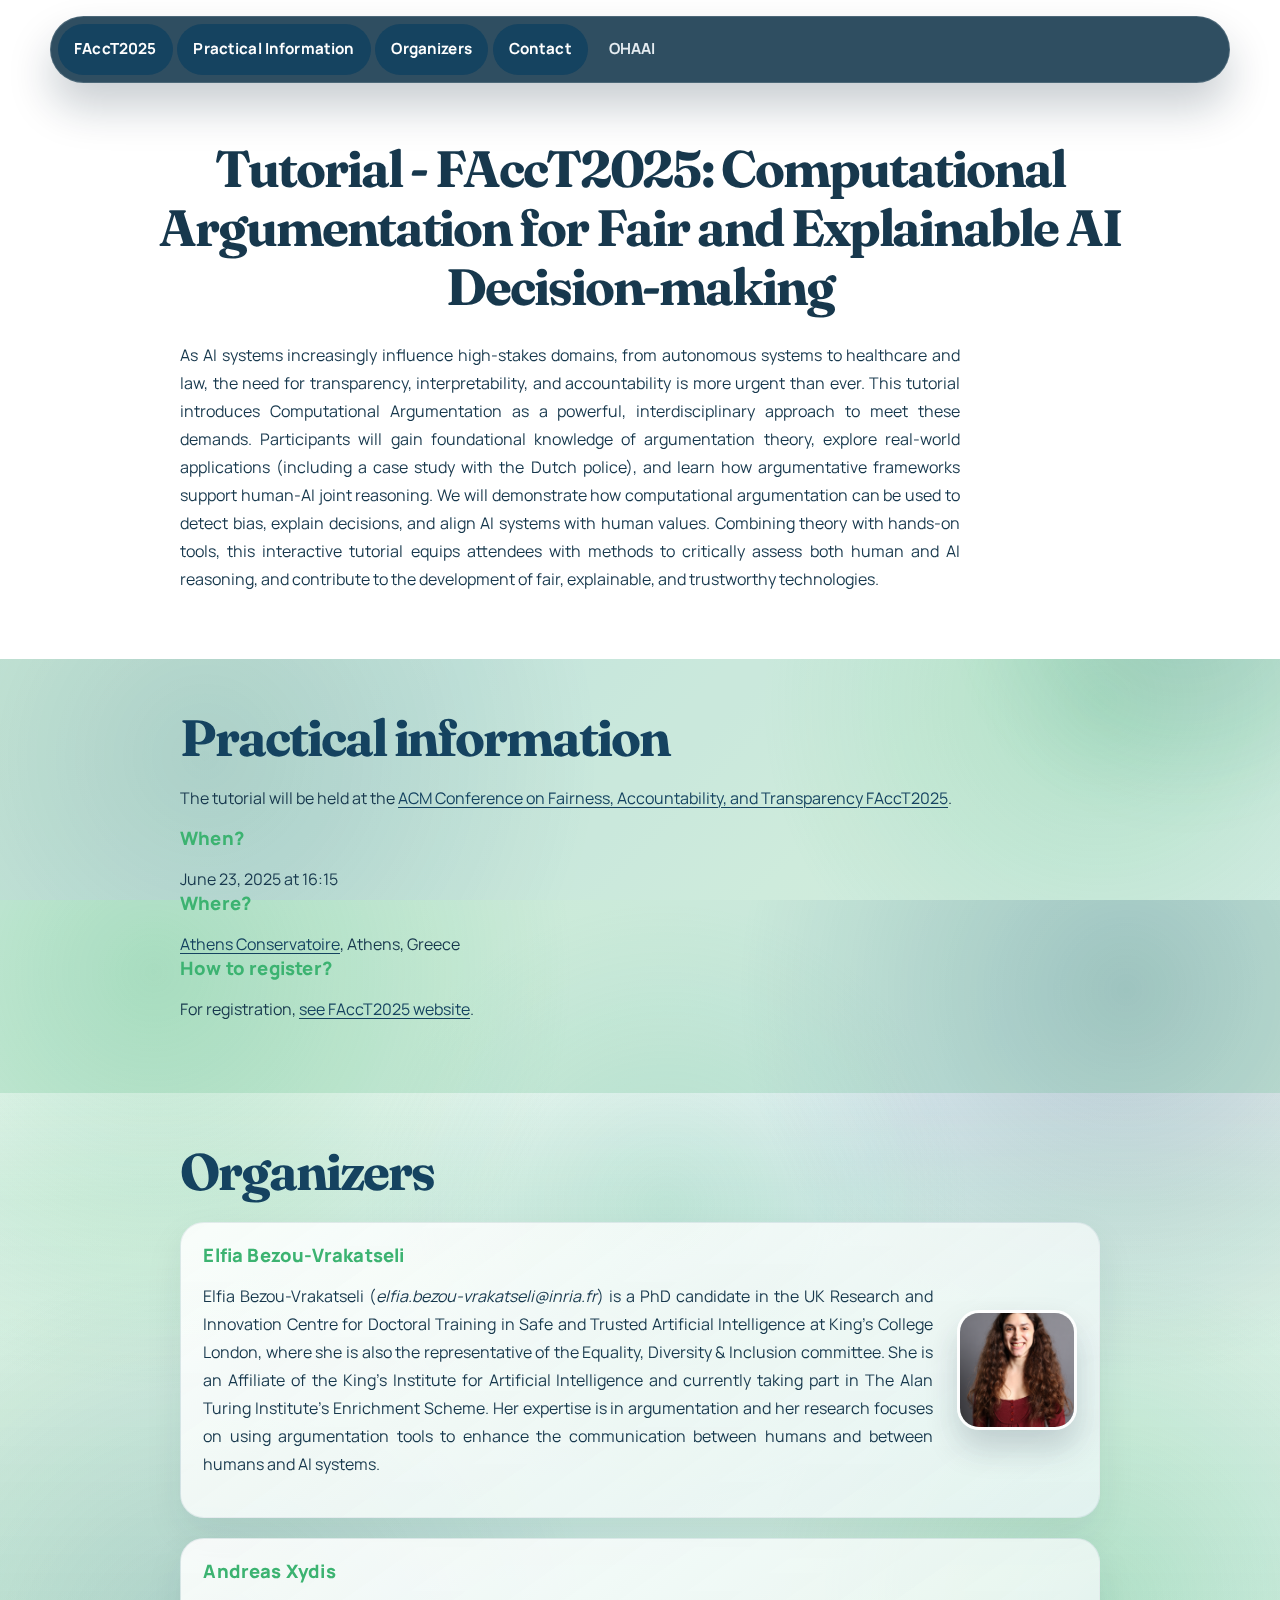
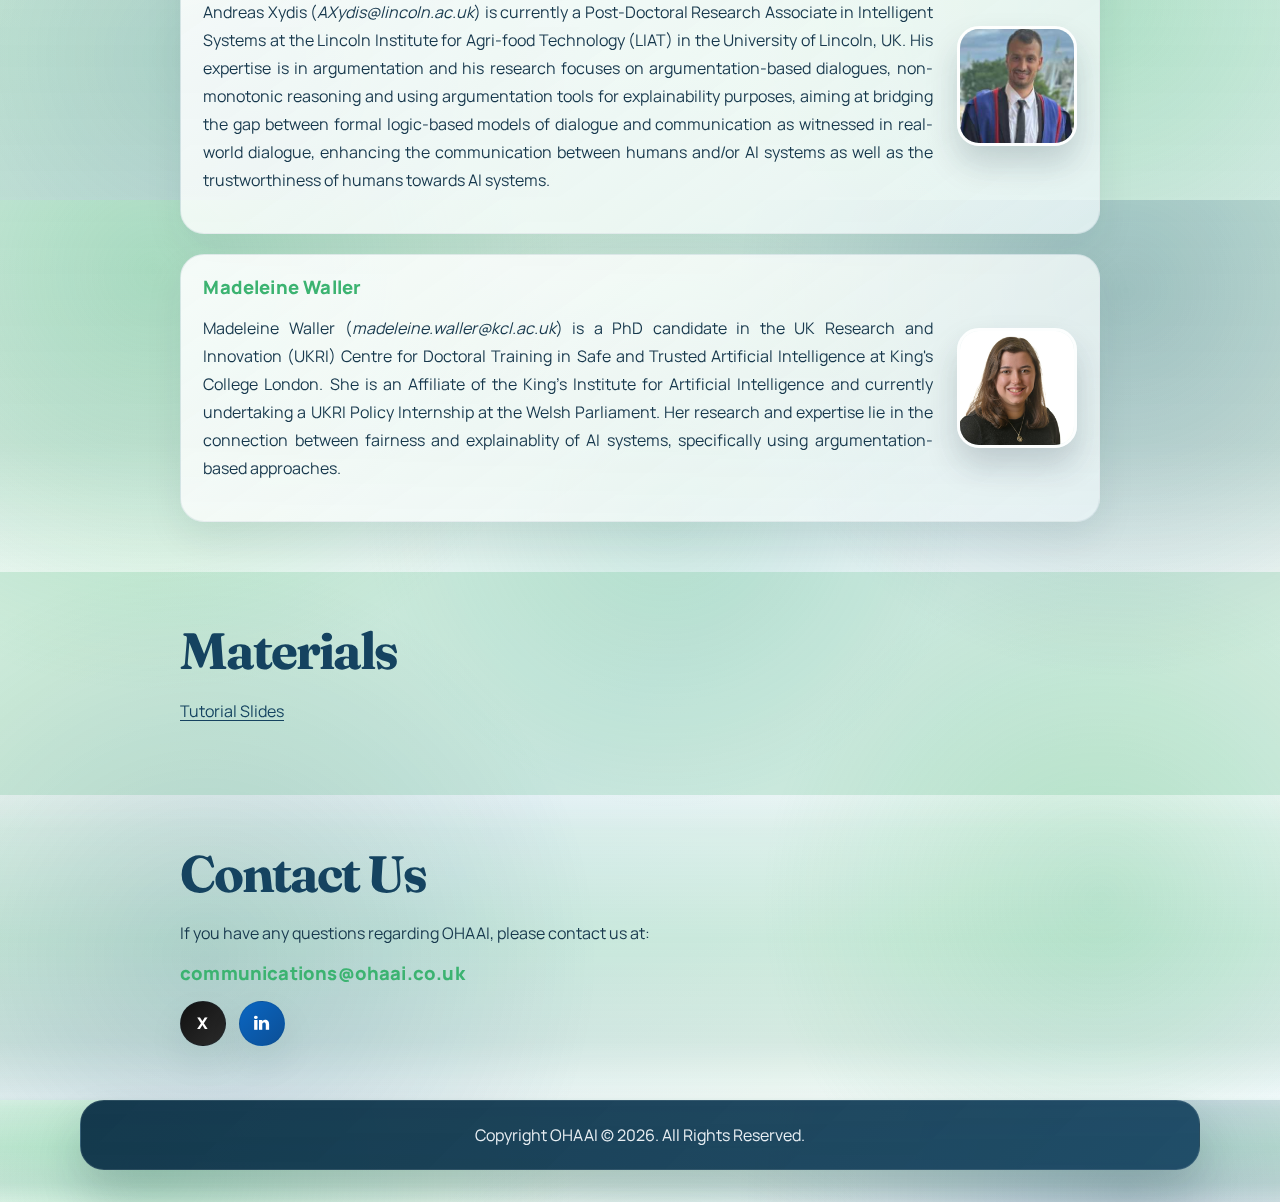
<file: facct.html>
<!DOCTYPE html>
<html lang="en">

<head>
  <meta charset="utf-8">
  <meta http-equiv="x-ua-compatible" content="ie=edge">
  <meta name="viewport" content="width=device-width, initial-scale=1">
  <title>Tutorial: Computational Argumentation for Fair and Explainable AI Decision-making</title>
<meta name="description" content="OHAAI Argumentation">
    <link href="sticky-menu2.css" rel="stylesheet">
    <link rel="stylesheet" href="https://cdnjs.cloudflare.com/ajax/libs/font-awesome/4.7.0/css/font-awesome.min.css">
<style>
body {
  margin: 0;
  font-family: "Lucida Sans Unicode", "Lucida Grande", sans-serif;
}

.topnav {
  overflow: hidden;
  background-color: rgba(21, 67, 96, 1);
  display: block;
  width: 100%;
  position: fixed;
}

.topnav a {
  float: left;
  display: block;
  color: #f2f2f2;
  text-align: center;
  padding: 20px 16px;
  text-decoration: none;
  font-size: 17px;
}

.topnav a:hover {
  background-color: rgb(60, 179, 113, 1);
  /*color: black;*/
}

.topnav a.active {
  background-color: rgba(21, 67, 96, 1);
  color: white;
}

.topnav .icon {
  display: none;
}

@media screen and (max-width: 600px) {
  .topnav a:not(:first-child) {display: none;}
  .topnav a.icon {
    float: right;
    display: block;
    color: white;
    /*position: fixed;*/
  }
}

@media screen and (max-width: 600px) {
.topnav.responsive {position: fixed;}
  .topnav.responsive .icon {
    position: absolute;
    right: 0;
    top: 0;
  }
  .topnav.responsive a {
    float: none;
    display: block;
    text-align: left;
  }
}

</style>
<link href="site.css" rel="stylesheet">
</head>
<body class="site-page page-facct">

<div class="topnav" id="tutorialTopnav">
  <a href="#introduction" class="active">FAccT2025</a>
  <a href="#practical" class="active">Practical Information</a>
  <a href="#presenters" class="active">Organizers</a>
  <a href="#contact" class="active">Contact</a>
  <a href="index.html">OHAAI</a>
  <a href="javascript:void(0);" class="icon" onclick="myFunction()">
    <i class="fa fa-bars"></i> <!-- make the burger button appear-->
  </a>
</div>

<!--script for resizing topmenu  -->
<script>
function myFunction() {
  var x = document.getElementById("tutorialTopnav");
  if (x.className === "topnav") {
    x.className += " responsive";
  } else {
    x.className = "topnav";
  }
}
</script>

<section id="introduction" class="volumes-section">
  <h1 style="text-align: center;">
  Tutorial - FAccT2025: Computational Argumentation for Fair and Explainable AI Decision-making
  </h1>
  <div class="container" style="margin-left:20px; margin-right:20px;">
    <div class="row">
      <p>
        As AI systems increasingly influence high-stakes domains, from autonomous systems to healthcare and law,
        the need for transparency, interpretability, and accountability is more urgent than ever.
        This tutorial introduces Computational Argumentation as a powerful, interdisciplinary approach to meet these demands.
        Participants will gain foundational knowledge of argumentation theory, explore real-world applications
        (including a case study with the Dutch police), and learn how argumentative frameworks support human-AI joint reasoning.
        We will demonstrate how computational argumentation can be used to detect bias, explain decisions, and align AI systems with human values.
        Combining theory with hands-on tools, this interactive tutorial equips attendees with methods to critically assess
        both human and AI reasoning, and contribute to the development of fair, explainable, and trustworthy technologies.
      </p>
    </div>
  </div>
</section>

<section id="practical" class="submit-section">
    <div class="container" style="margin-left:20px; margin-right:20px;">
      <div class="row">
        <h1>Practical information</h1>
        <p>
          The tutorial will be held at the
          <a href="https://facctconference.org/" target="_blank">
            ACM Conference on Fairness, Accountability, and Transparency FAccT2025</a>.
        </p>
          <h2>When?</h2>
          June 23, 2025 at 16:15
          <h2>Where?</h2>
          <a href='https://www.athensconservatoire.gr/en-venuehire/' target="_blank">Athens Conservatoire</a>, Athens, Greece
          <h2>How to register?</h2>
          For registration,
          <a href="https://facctconference.org/2025/registration" target="_blank">
            see FAccT2025 website</a>.
        </div>
    </div>
</section>

<section id="presenters" class="volumes-section section-green">
  <div class="container" style="margin-left:20px; margin-right:20px;">
    <div class="row">
      <h1>Organizers</h1>
      <div class="inner_container" style="display: flex; align-items: center; justify-content: space-between;">
        <div class="text" style="flex: 1; margin-right: 20px;">
          <h2>Elfia Bezou-Vrakatseli</h2>
            <p>Elfia Bezou-Vrakatseli (<i>elfia.bezou-vrakatseli@inria.fr</i>) is a PhD candidate in the UK
               Research and Innovation Centre for Doctoral Training in Safe and Trusted Artificial Intelligence
               at King's College London, where she is also the representative of the Equality, Diversity & Inclusion committee.
               She is an Affiliate of the King's Institute for Artificial Intelligence and currently taking part in
               The Alan Turing Institute's Enrichment Scheme. Her expertise is in argumentation and her research
               focuses on using argumentation tools to enhance the communication between humans and between humans and AI systems.</p>
        </div>
        <div class="image" style="flex: 0 0 auto;">
            <img src="img/Elfia.JPG" alt="Elfia Bezou-Vrakatseli" style="max-width: 120px; height: auto;">
        </div>
    </div>
    <div class="inner_container" style="display: flex; align-items: center; justify-content: space-between;">
      <div class="text" style="flex: 1; margin-right: 20px;">
        <h2>Andreas Xydis</h2>
          <p>Andreas Xydis (<i>AXydis@lincoln.ac.uk</i>) is currently a Post-Doctoral Research Associate in
            Intelligent Systems at the Lincoln Institute for Agri-food Technology (LIAT) in the University of Lincoln, UK.
            His expertise is in argumentation and his research focuses on argumentation-based dialogues, non-monotonic
            reasoning and using argumentation tools for explainability purposes, aiming at bridging the gap between
            formal logic-based models of dialogue and communication as witnessed in real-world dialogue, enhancing
            the communication between humans and/or AI systems as well as the trustworthiness of humans towards AI systems.</p>
      </div>
      <div class="image" style="flex: 0 0 auto;">
          <img src="img/andreas.jpg" alt="Madeleine Waller" style="max-width: 120px; height: auto;">
      </div>
    </div>
    <div class="inner_container" style="display: flex; align-items: center; justify-content: space-between;">
        <div class="text" style="flex: 1; margin-right: 20px;">
          <h2>Madeleine Waller</h2>
            <p>Madeleine Waller (<i>madeleine.waller@kcl.ac.uk</i>) is a PhD candidate in the UK Research and Innovation (UKRI)
               Centre for Doctoral Training in Safe and Trusted Artificial Intelligence at King's College London.
               She is an Affiliate of the King's Institute for Artificial Intelligence and currently undertaking a
               UKRI Policy Internship at the Welsh Parliament. Her research and expertise lie in the connection between
              fairness and explainablity of AI systems, specifically using argumentation-based approaches.</p>
        </div>
        <div class="image" style="flex: 0 0 auto;">
            <img src="img/madeleine-waller_orig.jpg" alt="Madeleine Waller" style="max-width: 120px; height: auto;">
        </div>
    </div>
  </div>
</section>

<section id="materials" class="submit-section">
    <div class="container" style="margin-left:20px; margin-right:20px;">
        <div class="row">
            <div class="col-lg-12">
                <h1>Materials</h1>
                <a href="media/FAccT Tutorial.pdf"
                   target="_blank">Tutorial Slides</a>
            </div>
        </div>
    </div>
</section>

<section id="contact" class="volumes-section">
    <div class="container" style="margin-left:20px; margin-right:20px;">
        <div class="row">
            <div class="col-lg-12">
                <h1>Contact Us</h1>

                <p>If you have any questions regarding OHAAI, please contact us at:</p>
                <h2>communications@ohaai.co.uk </h2>

                <div class="contact-actions">
                <a href="https://x.com/OHAAIproject" class="social-link x-link" target="_blank" rel="noopener noreferrer" aria-label="OHAAI on X"><span class="x-logo" aria-hidden="true">X</span></a>
                <a href="https://www.linkedin.com/company/online-handbook-argumentation-ai" class="social-link linkedin-link" target="_blank" rel="noopener noreferrer" aria-label="OHAAI on LinkedIn"><i class="fa fa-linkedin" aria-hidden="true"></i></a>
                </div>
            </div>
        </div>
    </div>
</section>

</body>

<foot>
 <div class="footer">
  <div class="footbanner">
    <div class="copyright">
      Copyright OHAAI © 2026. All Rights Reserved.</div>
  </div>
 </div>
</foot>
</html>
</file>
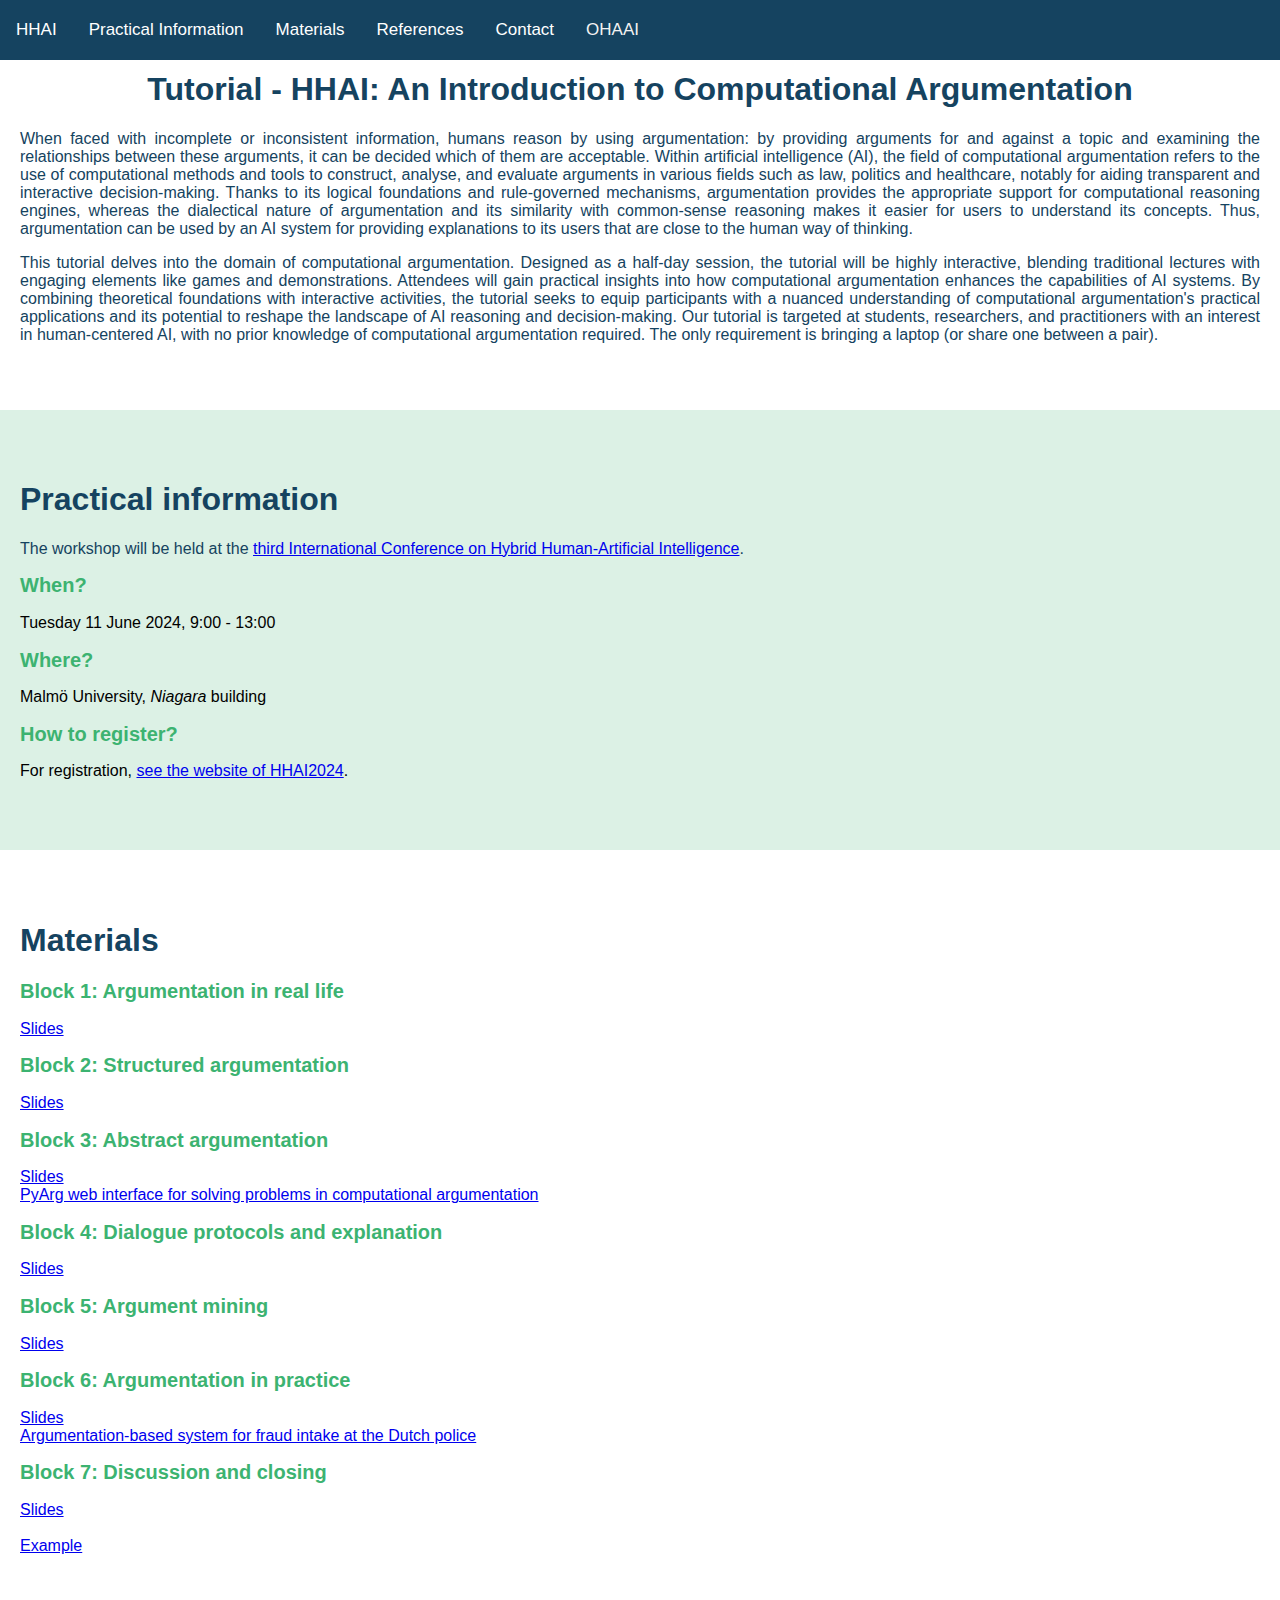
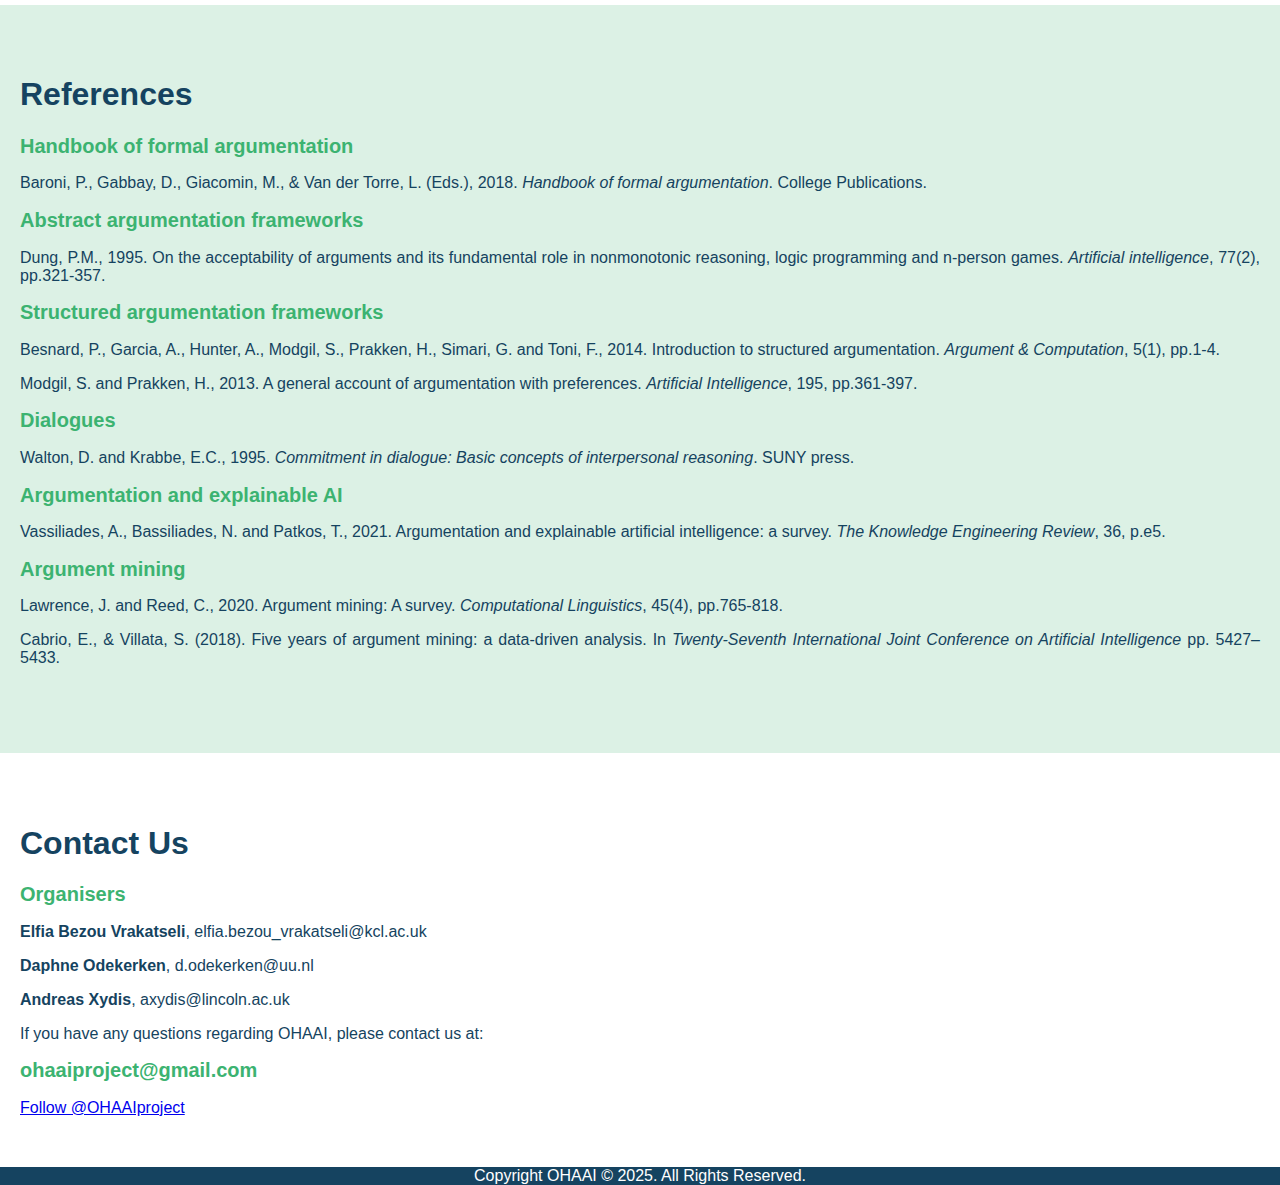
<file: hhai.html>
<!DOCTYPE html>
<html lang="en">

<head>
  <meta charset="utf-8">
  <meta http-equiv="x-ua-compatible" content="ie=edge">
  <meta name="viewport" content="width=device-width, initial-scale=1">
  <title>Tutorial: An Introduction to Computational Argumentation</title>
<meta name="description" content="OHAAI Argumentation">
    <link href="sticky-menu2.css" rel="stylesheet">
    <link rel="stylesheet" href="https://cdnjs.cloudflare.com/ajax/libs/font-awesome/4.7.0/css/font-awesome.min.css">
<style>
body {
  margin: 0;
  font-family: "Lucida Sans Unicode", "Lucida Grande", sans-serif;
}

.topnav {
  overflow: hidden;
  background-color: rgba(21, 67, 96, 1);
  display: block;
  width: 100%;
  position: fixed;
}

.topnav a {
  float: left;
  display: block;
  color: #f2f2f2;
  text-align: center;
  padding: 20px 16px;
  text-decoration: none;
  font-size: 17px;
}

.topnav a:hover {
  background-color: rgb(60, 179, 113, 1);
  /*color: black;*/
}

.topnav a.active {
  background-color: rgba(21, 67, 96, 1);
  color: white;
}

.topnav .icon {
  display: none;
}

@media screen and (max-width: 600px) {
  .topnav a:not(:first-child) {display: none;}
  .topnav a.icon {
    float: right;
    display: block;
    color: white;
    /*position: fixed;*/
  }
}

@media screen and (max-width: 600px) {
.topnav.responsive {position: fixed;}
  .topnav.responsive .icon {
    position: absolute;
    right: 0;
    top: 0;
  }
  .topnav.responsive a {
    float: none;
    display: block;
    text-align: left;
  }
}

</style>
</head>
<body>

<div class="topnav" id="tutorialTopnav">
  <a href="#introduction" class="active">HHAI</a>
  <a href="#practical" class="active">Practical Information</a>
  <a href="#materials" class="active">Materials</a>
  <a href="#references" class="active">References</a>
  <a href="#contact" class="active">Contact</a>
  <a href="index.html">OHAAI</a>
  <a href="javascript:void(0);" class="icon" onclick="myFunction()">
    <i class="fa fa-bars"></i> <!-- make the burger button appear-->
  </a>
</div>

<!--script for resizing topmenu  -->
<script>
function myFunction() {
  var x = document.getElementById("tutorialTopnav");
  if (x.className === "topnav") {
    x.className += " responsive";
  } else {
    x.className = "topnav";
  }
}
</script>

<section class="volumes-section">
  <h1 style="text-align: center;">
    Tutorial - HHAI: An Introduction to Computational Argumentation
  </h1>
  <div class="container" style="margin-left:20px; margin-right:20px;">
    <div class="row">
      <p>
        When faced with incomplete or inconsistent information, humans reason
        by using argumentation: by providing arguments for and against a
        topic and examining the relationships between these arguments, it can
        be decided which of them are acceptable. Within artificial
        intelligence (AI), the field of computational argumentation refers
        to the use of computational methods and tools to construct, analyse,
        and evaluate arguments in various fields such as law, politics and
        healthcare, notably for aiding transparent and interactive decision-making.
        Thanks to its logical foundations and rule-governed mechanisms,
        argumentation provides the appropriate support for computational
        reasoning engines, whereas the dialectical nature of argumentation
        and its similarity with common-sense reasoning makes it easier for
        users to understand its concepts. Thus, argumentation can be used
        by an AI system for providing explanations to its users that are
        close to the human way of thinking.
      </p>
      <p>
        This tutorial delves into the domain of computational argumentation.
        Designed as a half-day session, the tutorial will be highly
        interactive, blending traditional lectures with engaging elements
        like games and demonstrations. Attendees will gain practical
        insights into how computational argumentation enhances the
        capabilities of AI systems. By combining theoretical foundations
        with interactive activities, the tutorial seeks to equip
        participants with a nuanced understanding of computational
        argumentation's practical applications and its potential to
        reshape the landscape of AI reasoning and decision-making.
        Our tutorial is targeted at students, researchers, and
        practitioners with an interest in human-centered AI, with no
        prior knowledge of computational argumentation required. The
        only requirement is bringing a laptop (or share one between a pair).
      </p>
    </div>
  </div>
</section>

<section id="practical" class="submit-section">
    <div class="container" style="margin-left:20px; margin-right:20px;">
      <div class="row">
        <h1>Practical information</h1>
        <p>
          The workshop will be held at the
          <a href="https://hhai-conference.org/2024/" target="_blank">
            third International Conference on
            Hybrid Human-Artificial Intelligence</a>.
        </p>
          <h2>When?</h2>
          Tuesday 11 June 2024, 9:00 - 13:00
          <h2>Where?</h2>
          Malmö University, <i>Niagara</i> building
          <h2>How to register?</h2>
          For registration,
          <a href="https://hhai-conference.org/2024/registration/" target="_blank">
            see the website of HHAI2024</a>.
        </div>
    </div>
</section>

<section id="materials" class="volumes-section">
    <div class="container" style="margin-left:20px; margin-right:20px;">
        <div class="row">
            <div class="col-lg-12">
                <h1>Materials</h1>
                <h2>Block 1: Argumentation in real life</h2>
                <a href="media/hhai_tutorial_1.pdf"
                   target="_blank">Slides</a>

                <h2>Block 2: Structured argumentation</h2>
                <a href="media/hhai_tutorial_2.pdf"
                   target="_blank">Slides</a>

                <h2>Block 3: Abstract argumentation</h2>
                <a href="media/hhai_tutorial_3.pdf"
                   target="_blank">Slides</a>
                <br>
                <a href="https://pyarg.npai.science.uu.nl/22-visualise-aspic"
                   target="_blank">PyArg web interface for solving problems
                    in computational argumentation
                </a>

                <h2>Block 4: Dialogue protocols and explanation</h2>
                <a href="media/hhai_tutorial_4.pdf"
                   target="_blank">Slides</a>

                <h2>Block 5: Argument mining</h2>
                <a href="media/hhai_tutorial_5.pdf"
                   target="_blank">Slides</a>

                <h2>Block 6: Argumentation in practice</h2>
                <a href="media/hhai_tutorial_6.pdf"
                   target="_blank">Slides</a>
                <br>
                <a href="https://aangifte.politie.nl/iaai-preintake/#/"
                   target="_blank">Argumentation-based system for fraud intake
                    at the Dutch police
                </a>

                <h2>Block 7: Discussion and closing</h2>
                <a href="hhai_tutorial_7.pdf"
                   target="_blank">Slides</a>

                <br>
                <br>
                <a href="hhai_tutorial_tutorial_example.pdf"
                   target="_blank">Example</a>
            </div>
        </div>
    </div>
</section>

<section id="references" class="submit-section">
    <div class="container" style="margin-left:20px; margin-right:20px;">
        <div class="row">
            <div class="col-lg-12">
                <h1>References</h1>
                <h2>Handbook of formal argumentation</h2>
                <p>Baroni, P., Gabbay, D., Giacomin, M., & Van der Torre, L.
                (Eds.), 2018. <i>Handbook of formal argumentation</i>.
                College Publications.</p>

                <h2>Abstract argumentation frameworks</h2>
                <p>Dung, P.M., 1995. On the acceptability of arguments and its
                fundamental role in nonmonotonic reasoning, logic programming
                and n-person games. <i>Artificial intelligence</i>, 77(2),
                pp.321-357.</p>

                <h2>Structured argumentation frameworks</h2>
                <p>Besnard, P., Garcia, A., Hunter, A., Modgil, S., Prakken, H.,
                Simari, G. and Toni, F., 2014. Introduction to structured
                argumentation. <i>Argument & Computation</i>, 5(1), pp.1-4.</p>

                <p>Modgil, S. and Prakken, H., 2013. A general account of
                argumentation with preferences. <i>Artificial
                Intelligence</i>, 195, pp.361-397.</p>

                <h2>Dialogues</h2>
                <p>Walton, D. and Krabbe, E.C., 1995. <i>Commitment in dialogue:
                Basic concepts of interpersonal reasoning</i>. SUNY press.</p>

                <h2>Argumentation and explainable AI</h2>
                <p>Vassiliades, A., Bassiliades, N. and Patkos, T., 2021.
                Argumentation and explainable artificial intelligence:
                a survey. <i>The Knowledge Engineering Review</i>, 36, p.e5.</p>

                <h2>Argument mining</h2>
                <p>Lawrence, J. and Reed, C., 2020. Argument mining: A survey.
                <i>Computational Linguistics</i>, 45(4), pp.765-818.</p>

                <p>Cabrio, E., & Villata, S. (2018). Five years of argument
                mining: a data-driven analysis. In <i>Twenty-Seventh
                International Joint Conference on Artificial Intelligence</i>
                pp. 5427–5433.</p>
            </div>
        </div>
    </div>
</section>

<section id="contact" class="volumes-section">
    <div class="container" style="margin-left:20px; margin-right:20px;">
        <div class="row">
            <div class="col-lg-12">
                <h1>Contact Us</h1>
                <h2>Organisers</h2>
                <p><strong>Elfia Bezou Vrakatseli</strong>, elfia.bezou_vrakatseli@kcl.ac.uk</p>
                <p><strong>Daphne Odekerken</strong>, d.odekerken@uu.nl</p>
                <p><strong>Andreas Xydis</strong>, axydis@lincoln.ac.uk</p>

                <p>If you have any questions regarding OHAAI, please contact us at:</p>
                <h2>ohaaiproject@gmail.com </h2>

                <a href="https://twitter.com/OHAAIproject?ref_src=twsrc%5Etfw" class="twitter-follow-button"
                   data-show-count="false">Follow @OHAAIproject</a>
                <script async src="https://platform.twitter.com/widgets.js" charset="utf-8"></script>
            </div>
        </div>
    </div>
</section>

</body>

<foot>
 <div class="footer">
  <div class="footbanner">
    <div class="copyright">
      Copyright OHAAI © 2025. All Rights Reserved.</div>
  </div>
 </div>
</foot>
</html>
</file>
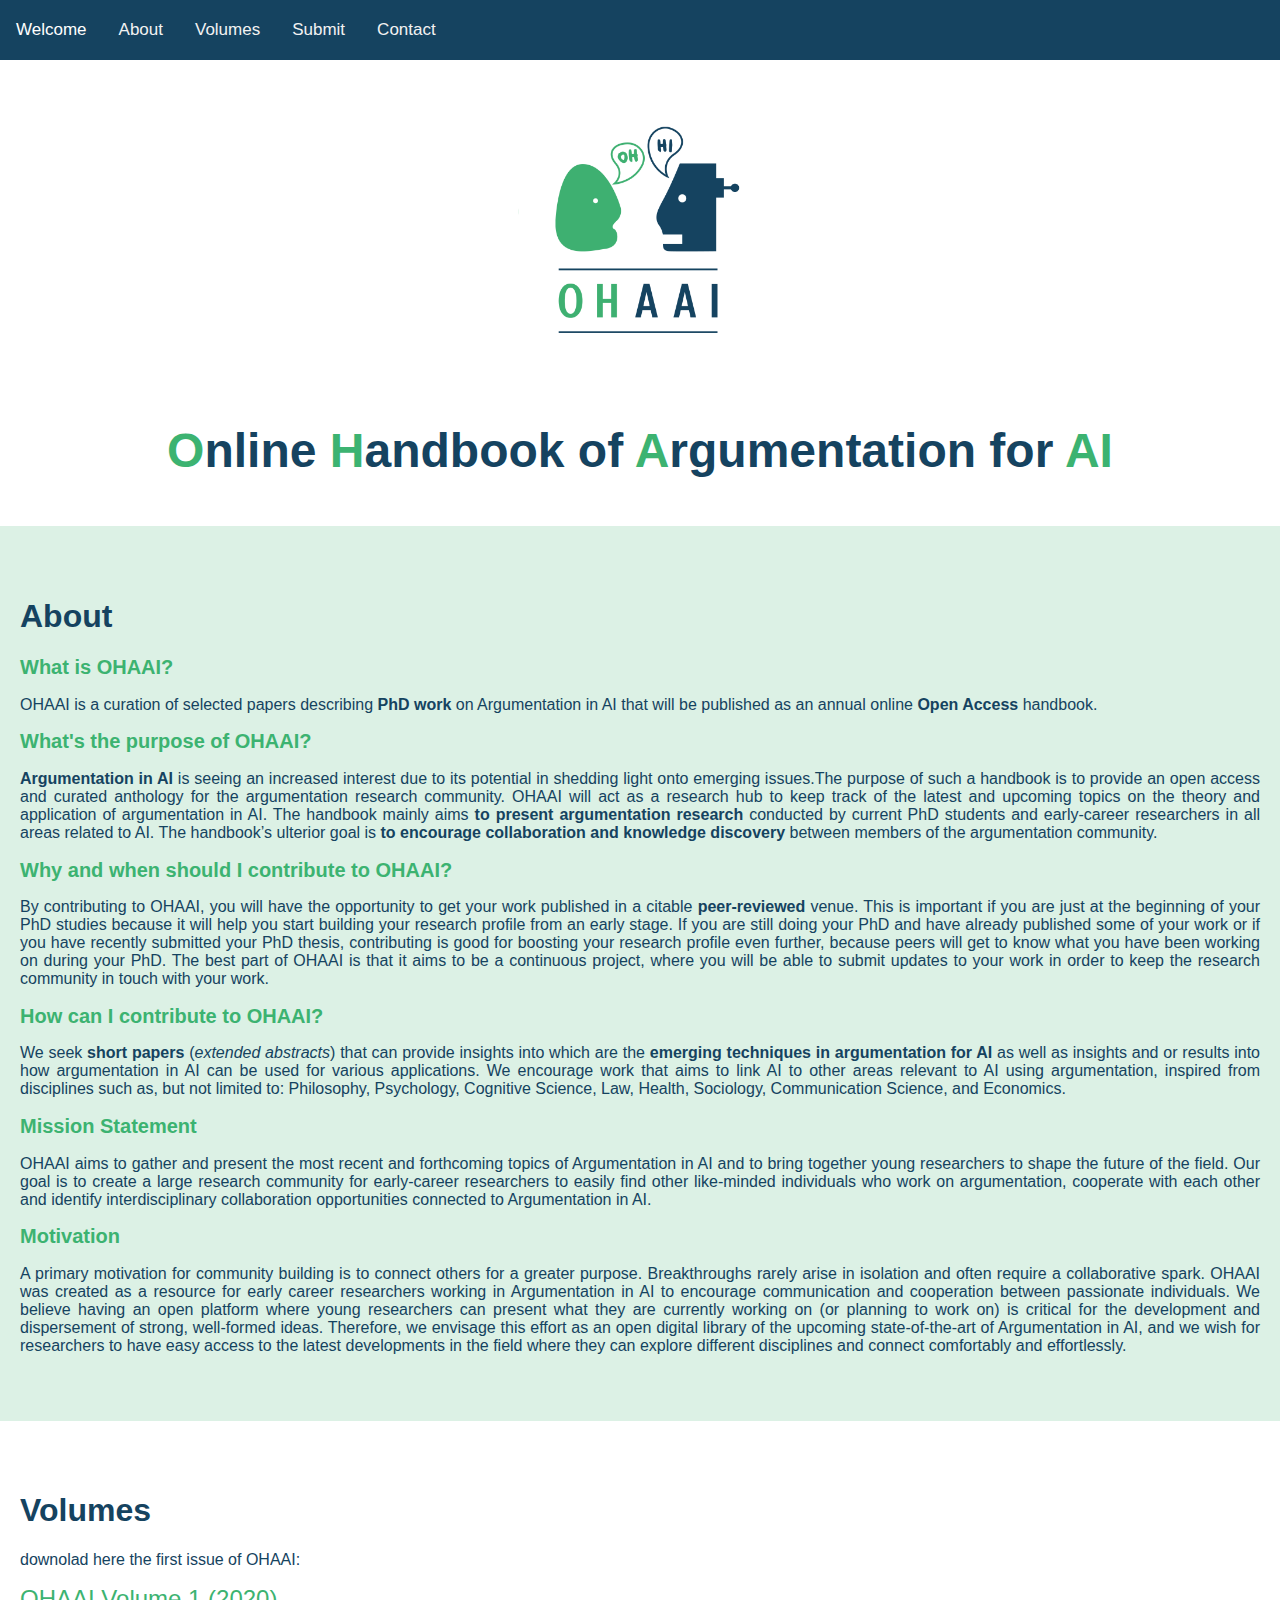
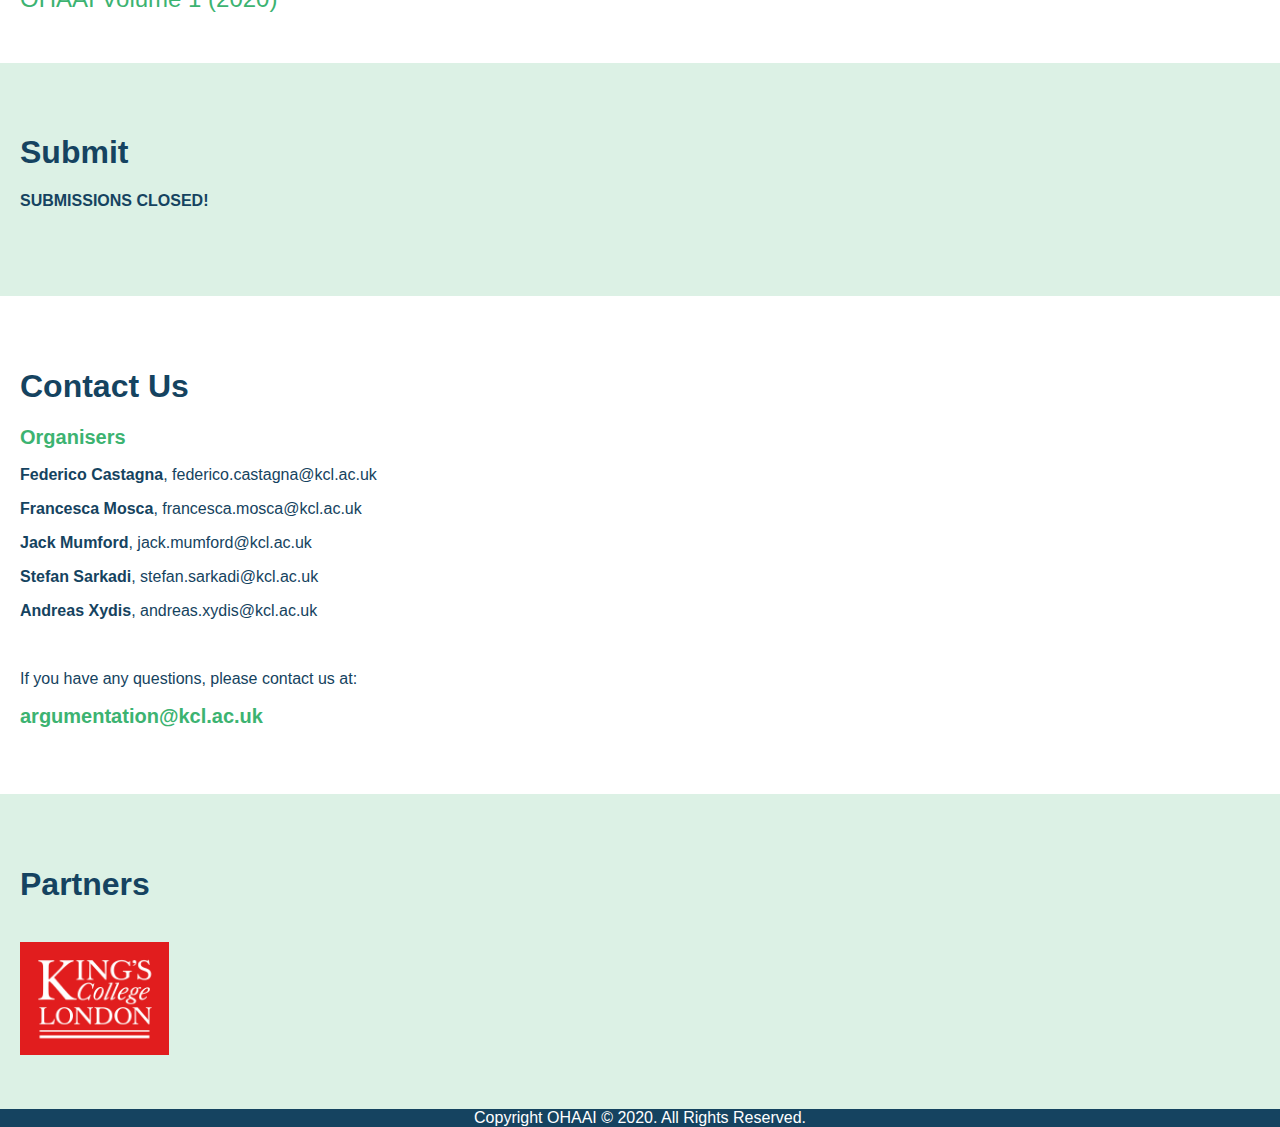
<file: index(7 Sep 2020).html>
<!DOCTYPE html>
<html lang="en">
<head>
  <meta charset="utf-8">
  <meta http-equiv="x-ua-compatible" content="ie=edge">
  <meta name="viewport" content="width=device-width, initial-scale=1">
  <title>OHAAI</title>
<meta name="description" content="OHAAI Argumentation">
    <link href="sticky-menu2.css" rel="stylesheet">
    <link rel="stylesheet" href="https://cdnjs.cloudflare.com/ajax/libs/font-awesome/4.7.0/css/font-awesome.min.css">
<style>
body {
  margin: 0;
  font-family: "Lucida Sans Unicode", "Lucida Grande", sans-serif;
}

.topnav {
  overflow: hidden;
  background-color: rgba(21, 67, 96, 1);
  display: block;
  width: 100%;
  position: fixed;
}

.topnav a {
  float: left;
  display: block;
  color: #f2f2f2;
  text-align: center;
  padding: 20px 16px;
  text-decoration: none;
  font-size: 17px;
}

.topnav a:hover {
  background-color: rgb(60, 179, 113, 1);
  /*color: black;*/
}

.topnav a.active {
  background-color: rgba(21, 67, 96, 1);
  color: white;
}

.topnav .icon {
  display: none;
}

@media screen and (max-width: 600px) {
  .topnav a:not(:first-child) {display: none;}
  .topnav a.icon {
    float: right;
    display: block;
    color: white;
    /*position: fixed;*/
  }
}

@media screen and (max-width: 600px) {
.topnav.responsive {position: fixed;}
  .topnav.responsive .icon {
    position: absolute;
    right: 0;
    top: 0;
  }
  .topnav.responsive a {
    float: none;
    display: block;
    text-align: left;
  }
}

</style>
</head>
<body>

<div class="topnav" id="myTopnav">
  <a href="#welcome" class="active">Welcome</a>
  <a href="#about">About</a>
  <a href="#volumes">Volumes</a>
  <a href="#submit">Submit</a>
  <a href="#contact">Contact</a>
  <a href="javascript:void(0);" class="icon" onclick="myFunction()">
    <i class="fa fa-bars"></i> <!-- make the burger button appear-->
  </a>
</div>

<!--script for resizing topmenu  -->
<script>
function myFunction() {
  var x = document.getElementById("myTopnav");
  if (x.className === "topnav") {
    x.className += " responsive";
  } else {
    x.className = "topnav";
  }
}
</script>
    <!-- Welcome   -->
    <section id="welcome" class="welcome-section">
        <div class="container">

             <div class="row">



             <div class="OHAAIlogobanner">
                    <a href="#welcome"><img src="img/logoOHAAI3.png" align=center style="width:250px;"></a>
                    </div>
                </div>
          </div>
        </div>
    </section>

    <section class="title-section">
      <h1> <p style="text-align: center;">
      <span style='color: rgb(60, 179, 113, 1)'>O</span><span style='color: rgb(21, 67, 96, 1)'>nline</span>
        <span style='color: rgb(60, 179, 113, 1)'>H</span><span style='color: rgb(21, 67, 96, 1)'>andbook</span>
        <span style='color: rgb(21, 67, 96, 1)'>of</span>
        <span style='color: rgb(60, 179, 113, 1)'>A</span><span style='color: rgb(21, 67, 96, 1)'>rgumentation</span>
        <span style='color: rgb(21, 67, 96, 1)'>for</span>
        <span style='color: rgb(60, 179, 113, 1)'>AI</span>
      </p></h1>
    </section>

    <!-- About -->
    <section id="about" class="about-section">
        <div class="container" style="margin-left:20px; margin-right:20px;">
            <div class="row">

                    <h1>About</h1>

                    <h2>What is OHAAI?</h2>
                        <p>OHAAI is a curation of selected papers describing <strong>PhD work</strong> on Argumentation in AI that will be published as an annual online <strong>Open Access</strong> handbook.
                ​
                        </p>



                        <h2>What's the purpose of OHAAI?</h2>
                        <p><strong>Argumentation in AI</strong> is seeing an increased interest due to its potential in shedding light onto emerging issues.The purpose of such a handbook is to provide an open access and curated anthology for the argumentation research community. OHAAI will act as a research hub
                          to keep track of the latest and upcoming topics on the theory and application of argumentation in AI.
                          The handbook mainly aims <strong>to present argumentation research</strong> conducted by current PhD students and early-career researchers in all areas related to AI.
                          The handbook’s ulterior goal is <strong>to encourage collaboration and knowledge discovery</strong> between members of the argumentation community.
                        </p>

                        <h2>Why and when should I contribute to OHAAI?</h2>
                        <p> By contributing to OHAAI, you will have the opportunity to get your work published in a citable <strong>peer-reviewed</strong> venue. This is important if you are just at the beginning of your PhD studies because it will help you start building your research profile from an early stage. If you are still doing your PhD and have already published some of your work or if you have recently submitted your PhD thesis, contributing is good for boosting your research profile even further, because peers will get to know what you have been working on during your PhD. The best part of OHAAI is that it aims to be a continuous project, where you will be able to submit updates to your work in order to keep the research community in touch with your work.
                        </p>

                        <h2>How can I contribute to OHAAI?</h2>
                        <p>We seek <strong>short papers</strong> (<em>extended abstracts</em>) that can provide insights into which are the <strong>emerging techniques
                        in argumentation for AI</strong> as well as insights and or results into how argumentation in AI can be used for various applications. We encourage work that aims to link AI to other areas relevant to AI using argumentation, inspired from disciplines such as, but not limited to: Philosophy, Psychology, Cognitive Science, Law, Health, Sociology,
                        Communication Science, and Economics.​
                        </p>

                    <h2>Mission Statement</h2>
                     <p>OHAAI aims to gather and present the most recent and forthcoming topics of Argumentation in AI and to bring
                        together young researchers to shape the future of the field. Our goal is to create a large research community
                        for early-career researchers to easily find other like-minded individuals who work on argumentation,
                        cooperate with each other and identify interdisciplinary collaboration opportunities connected
                        to Argumentation in AI.
                      </p>
                    <h2>Motivation</h2>
                     <p>A primary motivation for community building is to connect others for a greater purpose.
                        Breakthroughs rarely arise in isolation and often require a collaborative spark.
                        OHAAI was created as a resource for early career researchers working in Argumentation in AI to encourage
                        communication and cooperation between passionate individuals. We believe having an open platform where young
                        researchers can present what they are currently working on (or planning to work on) is critical for the development
                        and dispersement of strong, well-formed ideas. Therefore, we envisage this effort as an open digital library of the upcoming
                        state-of-the-art of Argumentation in AI, and we wish for researchers to have easy access to the latest developments in the field
                        where they can explore different disciplines and connect comfortably and effortlessly.
                      </p>
                </div>
             </div>
        </div>
    </section>
   <!-- OHAAI Vol1 Section -->
   <section id="volumes" class="volumes-section">
        <div class="container" style="margin-left:20px; margin-right:20px;">
          <h1>Volumes</h1>
          <p>downolad here the first issue of OHAAI:<p>

          <div>
            <a href=" https://eur03.safelinks.protection.outlook.com/?url=https%3A%2F%2Farxiv.org%2Fabs%2F2006.12020&amp;data=01%7C01%7Cfederico.castagna%40kcl.ac.uk%7C304b7ae19d204992762a08d8176124bb%7C8370cf1416f34c16b83c724071654356%7C0&amp;sdata=uiHclqD%2FtcN%2BOHUrq5S%2F0Cne5xwUPP%2FVr73tBo1YWrU%3D&amp;reserved=0." style="color:rgba(60, 179, 113, 1); text-decoration:none; font-size:x-large;">OHAAI Volume 1 (2020)</a>
          </div>

        </div>
   </section>

    <!-- Submit Section -->
    <section id="submit" class="submit-section">

        <div class="container" style="margin-left:20px; margin-right:20px;">
            <div class="row">
                <div class="col-lg-12">
                    <h1>Submit</h1>
                    <p><strong>SUBMISSIONS CLOSED!</strong></p>
                    <!-- <h2>Important Dates
                    </h2> -->
                </div>
           </div>

       </div>

      <!-- <br> -->
           <!-- <ul> -->
            <!-- <li>Paper Submission Deadline:  Submissions Closed</strong></li> -->
                <!-- &nbsp; <strong>29 February 2020, 23:59 GMT</strong></li> -->
              <!-- <br> -->
            <!-- <li>Notification of Acceptance Deadline:  Submissions Closed</strong></li> -->
                <!-- &nbsp; <strong>Within 30 days from submission</strong></li> -->

          <!-- </tr> -->
        <!-- </ul> -->

        <!-- <br> -->

      <!-- </h1> -->
        <!-- <h2>Paper format and content -->
        <!-- </h2> -->
      <!-- <div> -->
        <!-- <p > The papers will need to be submitted in PDF and will need to follow the <em>LateX or MS Word templates</em> provided in the links below. -->
          <!-- <br><br>The papers also need to follow an extended-abstract type of structure with a minimum of <strong>2pg</strong> -->
          <!-- and maximum length of <strong>4pg</strong> (<strong>+1pg for references</strong>), where authors present:​ -->
        <!-- </p> -->

      <!-- <br> -->
           <!-- <ul> -->
            <!-- <li><span style='color: rgba(60, 179, 113, 1)'><strong>[1]</strong></span> &nbsp; An introduction to the problem they apply argumentation for.​</li> -->
              <!-- <br> -->
            <!-- <li> <span style='color: rgba(60, 179, 113, 1)'><strong>[2]</strong></span> &nbsp; A section where they describe the method/methods/technique they use or plan to use. -->
                 <!-- Also in this section the authors should provide the reasons why they use the method or technique described.​</li> -->
              <!-- <br> -->
            <!-- <li> <span style='color: rgba(60, 179, 113, 1)'><strong>[3]</strong></span> &nbsp; A section in which the authors either provide some results along with a discussion -->
              <!-- following from the application of their method/technique, or provide a more elaborate discussion of their method in more detail.​</li> -->
              <!-- <br> -->
            <!-- <li> <span style='color: rgba(60, 179, 113, 1)'><strong>[4]</strong></span> &nbsp; A conclusion section.</li> -->
          <!-- </tr> -->
        <!-- </ul> -->
<!--         <br><br><br>
        <div class="wrapper";>
         <div class="download";>
           <a href="LaTeX_Template.zip">Download the LaTeX template</a>
         </div>
         <br>
        <div >
       <a href="Word_Template.zip">  Download the Microsoft Word template</a>
         </div>
         <br>
         <div>
           <a href="https://easychair.org/conferences/?conf=ohaaivol1" target="_blank"> EasyChair Submission Link </a>
            </div>
            </div>
        </div> -->
    </section>

    <!-- Contact Section -->
    <section id="contact" class="contact-section">
        <div class="container" style="margin-left:20px; margin-right:20px;">
            <div class="row">
                <div class="col-lg-12">
                    <h1>Contact Us</h1>
                    <h2>Organisers</h2>


            <p><strong>Federico Castagna</strong>, federico.castagna@kcl.ac.uk</p>

            <p><strong>Francesca Mosca</strong>, francesca.mosca@kcl.ac.uk</p>

            <p><strong>Jack Mumford</strong>, jack.mumford@kcl.ac.uk</p>

            <p><strong>Stefan Sarkadi</strong>, stefan.sarkadi@kcl.ac.uk</p>

            <p><strong>Andreas Xydis</strong>, andreas.xydis@kcl.ac.uk</p>


            <br>

          <p> If you have any questions, please contact us at:</p>
          <h2> argumentation@kcl.ac.uk </h2>

            </div>

            </div>
            </div>

        </div>
    </section>

    <section id="partners" class="partners-section">
        <div class="container" style="margin-left:20px; margin-right:20px;">
            <div class="row">
                <div class="col-lg-12">
                    <h1>Partners</h1>
                    <br>

            <a href="http://kcl.ac.uk"><img class="banner-image" src="img/KCLboxred485rgb.jpg" style="width:12%"></a>
                    </div>




                </div>
                </div>

        </div>
    </section>
  <foot>
   <div class="footer">
    <div class="footbanner">
      <div class="copyright">
        Copyright OHAAI © 2020. All Rights Reserved.</div>
    </div>
   </div>
  </foot>
</body>
</html>
</file>
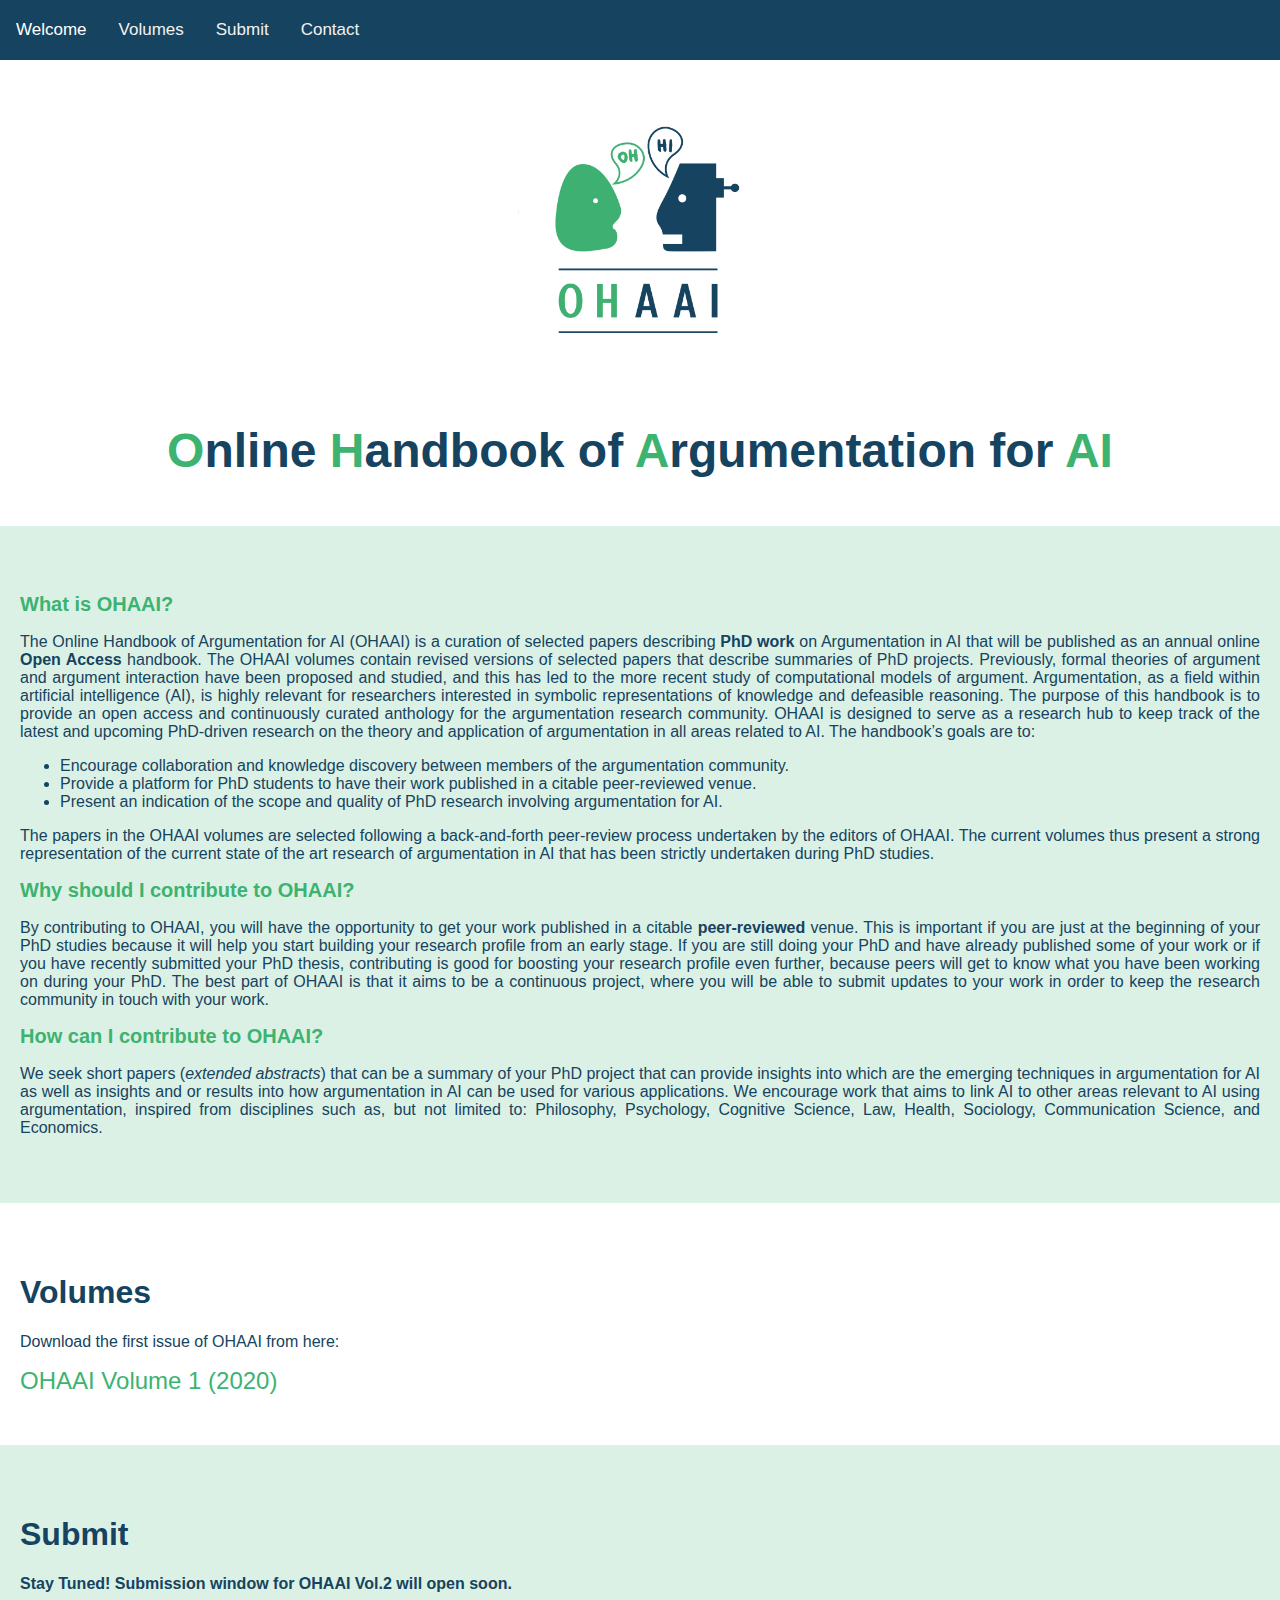
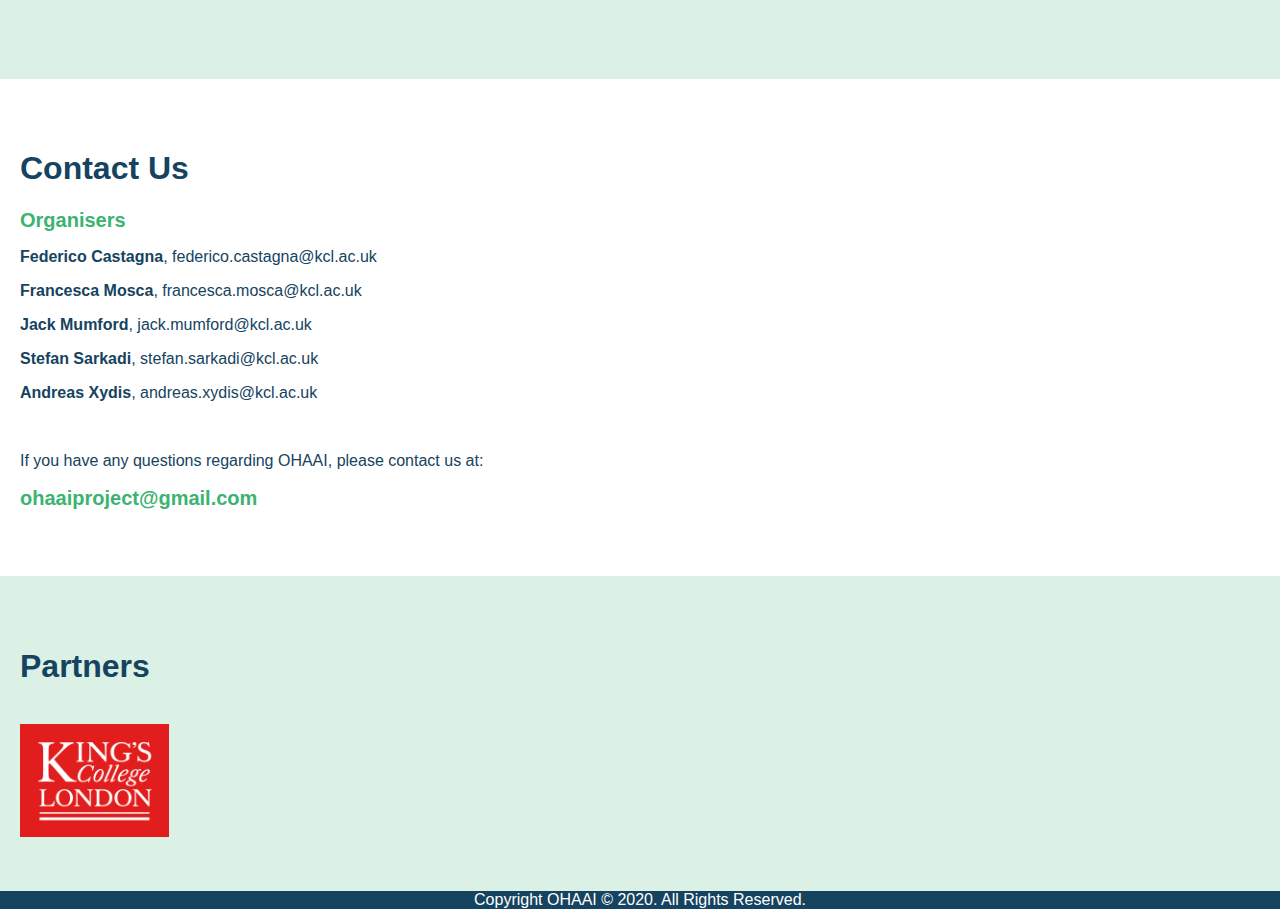
<file: index(8 September 2020).html>
<!DOCTYPE html>
<html lang="en">
<head>
  <meta charset="utf-8">
  <meta http-equiv="x-ua-compatible" content="ie=edge">
  <meta name="viewport" content="width=device-width, initial-scale=1">
  <title>OHAAI</title>
<meta name="description" content="OHAAI Argumentation">
    <link href="sticky-menu2.css" rel="stylesheet">
    <link rel="stylesheet" href="https://cdnjs.cloudflare.com/ajax/libs/font-awesome/4.7.0/css/font-awesome.min.css">
<style>
body {
  margin: 0;
  font-family: "Lucida Sans Unicode", "Lucida Grande", sans-serif;
}

.topnav {
  overflow: hidden;
  background-color: rgba(21, 67, 96, 1);
  display: block;
  width: 100%;
  position: fixed;
}

.topnav a {
  float: left;
  display: block;
  color: #f2f2f2;
  text-align: center;
  padding: 20px 16px;
  text-decoration: none;
  font-size: 17px;
}

.topnav a:hover {
  background-color: rgb(60, 179, 113, 1);
  /*color: black;*/
}

.topnav a.active {
  background-color: rgba(21, 67, 96, 1);
  color: white;
}

.topnav .icon {
  display: none;
}

@media screen and (max-width: 600px) {
  .topnav a:not(:first-child) {display: none;}
  .topnav a.icon {
    float: right;
    display: block;
    color: white;
    /*position: fixed;*/
  }
}

@media screen and (max-width: 600px) {
.topnav.responsive {position: fixed;}
  .topnav.responsive .icon {
    position: absolute;
    right: 0;
    top: 0;
  }
  .topnav.responsive a {
    float: none;
    display: block;
    text-align: left;
  }
}

</style>
</head>
<body>

<div class="topnav" id="myTopnav">
  <a href="#welcome" class="active">Welcome</a>
  <!-- <a href="#about">About</a> -->
  <a href="#volumes">Volumes</a>
  <a href="#submit">Submit</a>
  <a href="#contact">Contact</a>
  <a href="javascript:void(0);" class="icon" onclick="myFunction()">
    <i class="fa fa-bars"></i> <!-- make the burger button appear-->
  </a>
</div>

<!--script for resizing topmenu  -->
<script>
function myFunction() {
  var x = document.getElementById("myTopnav");
  if (x.className === "topnav") {
    x.className += " responsive";
  } else {
    x.className = "topnav";
  }
}
</script>
    <!-- Welcome   -->
    <section id="welcome" class="welcome-section">
        <div class="container">

             <div class="row">



             <div class="OHAAIlogobanner">
                    <a href="#welcome"><img src="img/logoOHAAI3.png" align=center style="width:250px;"></a>
                    </div>
                </div>
          </div>
        </div>
    </section>

    <section class="title-section">
      <h1> <p style="text-align: center;">
      <span style='color: rgb(60, 179, 113, 1)'>O</span><span style='color: rgb(21, 67, 96, 1)'>nline</span>
        <span style='color: rgb(60, 179, 113, 1)'>H</span><span style='color: rgb(21, 67, 96, 1)'>andbook</span>
        <span style='color: rgb(21, 67, 96, 1)'>of</span>
        <span style='color: rgb(60, 179, 113, 1)'>A</span><span style='color: rgb(21, 67, 96, 1)'>rgumentation</span>
        <span style='color: rgb(21, 67, 96, 1)'>for</span>
        <span style='color: rgb(60, 179, 113, 1)'>AI</span>
      </p></h1>
    </section>

    <!-- About -->
    <section id="about" class="about-section">
        <div class="container" style="margin-left:20px; margin-right:20px;">
            <div class="row">

                    

                    <h2>What is OHAAI?</h2>
                        <p>The Online Handbook of Argumentation for AI (OHAAI) is a curation of selected papers describing <strong>PhD work</strong> on Argumentation in AI that will be published as an annual online <strong>Open Access</strong> handbook.
                ​         The OHAAI volumes contain revised versions of selected papers that describe summaries of PhD projects. Previously, formal theories of argument and argument interaction have been proposed and studied, and this has led to the more recent study of computational models of argument. Argumentation, as a field within artificial intelligence (AI), is highly relevant for researchers interested in symbolic representations of knowledge and defeasible reasoning. The purpose of this handbook is to provide an open access and continuously curated anthology for the argumentation research community. OHAAI is designed to serve as a research hub to keep track of the latest and upcoming PhD-driven research on the theory and application of argumentation in all areas related to AI. The handbook’s goals are to:</p>

                  <ul>
                    <li>Encourage collaboration and knowledge discovery between members of the argumentation community.</li>
                    <li>Provide a platform for PhD students to have their work published in a citable peer-reviewed venue.</li>
                    <li>Present an indication of the scope and quality of PhD research involving argumentation for AI.</li>
                  </ul>     

<p>The papers in the OHAAI volumes are selected following a back-and-forth peer-review process undertaken by the editors of OHAAI. The current volumes thus present a strong representation of the current state of the art research of argumentation in AI that has been strictly undertaken during PhD studies.
                        </p>





                        <h2>Why should I contribute to OHAAI?</h2>
                        <p> By contributing to OHAAI, you will have the opportunity to get your work published in a citable <strong>peer-reviewed</strong> venue. This is important if you are just at the beginning of your PhD studies because it will help you start building your research profile from an early stage. If you are still doing your PhD and have already published some of your work or if you have recently submitted your PhD thesis, contributing is good for boosting your research profile even further, because peers will get to know what you have been working on during your PhD. The best part of OHAAI is that it aims to be a continuous project, where you will be able to submit updates to your work in order to keep the research community in touch with your work.
                        </p>

                        <h2>How can I contribute to OHAAI?</h2>
                        <p>We seek short papers (<em>extended abstracts</em>) that can be a summary of your PhD project that can provide insights into which are the emerging techniques
                        in argumentation for AI as well as insights and or results into how argumentation in AI can be used for various applications. We encourage work that aims to link AI to other areas relevant to AI using argumentation, inspired from disciplines such as, but not limited to: Philosophy, Psychology, Cognitive Science, Law, Health, Sociology,
                        Communication Science, and Economics.​
                        </p>

                    
                   
                </div>
             </div>
        </div>
    </section>
   <!-- OHAAI Vol1 Section -->
   <section id="volumes" class="volumes-section">
        <div class="container" style="margin-left:20px; margin-right:20px;">
          <h1>Volumes</h1>
          <p>Download the first issue of OHAAI from here:<p>

          <div>
            <a href=" https://eur03.safelinks.protection.outlook.com/?url=https%3A%2F%2Farxiv.org%2Fabs%2F2006.12020&amp;data=01%7C01%7Cfederico.castagna%40kcl.ac.uk%7C304b7ae19d204992762a08d8176124bb%7C8370cf1416f34c16b83c724071654356%7C0&amp;sdata=uiHclqD%2FtcN%2BOHUrq5S%2F0Cne5xwUPP%2FVr73tBo1YWrU%3D&amp;reserved=0." style="color:rgba(60, 179, 113, 1); text-decoration:none; font-size:x-large;">OHAAI Volume 1 (2020)</a>
          </div>

        </div>
   </section>

    <!-- Submit Section -->
    <section id="submit" class="submit-section">

        <div class="container" style="margin-left:20px; margin-right:20px;">
            <div class="row">
                <div class="col-lg-12">
                    <h1>Submit</h1>
                    <p><strong>Stay Tuned! Submission window for OHAAI Vol.2 will open soon.</strong></p>
                    <!-- <h2>Important Dates
                    </h2> -->
                </div>
           </div>

       </div>

      <!-- <br> -->
           <!-- <ul> -->
            <!-- <li>Paper Submission Deadline:  Submissions Closed</strong></li> -->
                <!-- &nbsp; <strong>29 February 2020, 23:59 GMT</strong></li> -->
              <!-- <br> -->
            <!-- <li>Notification of Acceptance Deadline:  Submissions Closed</strong></li> -->
                <!-- &nbsp; <strong>Within 30 days from submission</strong></li> -->

          <!-- </tr> -->
        <!-- </ul> -->

        <!-- <br> -->

      <!-- </h1> -->
        <!-- <h2>Paper format and content -->
        <!-- </h2> -->
      <!-- <div> -->
        <!-- <p > The papers will need to be submitted in PDF and will need to follow the <em>LateX or MS Word templates</em> provided in the links below. -->
          <!-- <br><br>The papers also need to follow an extended-abstract type of structure with a minimum of <strong>2pg</strong> -->
          <!-- and maximum length of <strong>4pg</strong> (<strong>+1pg for references</strong>), where authors present:​ -->
        <!-- </p> -->

      <!-- <br> -->
           <!-- <ul> -->
            <!-- <li><span style='color: rgba(60, 179, 113, 1)'><strong>[1]</strong></span> &nbsp; An introduction to the problem they apply argumentation for.​</li> -->
              <!-- <br> -->
            <!-- <li> <span style='color: rgba(60, 179, 113, 1)'><strong>[2]</strong></span> &nbsp; A section where they describe the method/methods/technique they use or plan to use. -->
                 <!-- Also in this section the authors should provide the reasons why they use the method or technique described.​</li> -->
              <!-- <br> -->
            <!-- <li> <span style='color: rgba(60, 179, 113, 1)'><strong>[3]</strong></span> &nbsp; A section in which the authors either provide some results along with a discussion -->
              <!-- following from the application of their method/technique, or provide a more elaborate discussion of their method in more detail.​</li> -->
              <!-- <br> -->
            <!-- <li> <span style='color: rgba(60, 179, 113, 1)'><strong>[4]</strong></span> &nbsp; A conclusion section.</li> -->
          <!-- </tr> -->
        <!-- </ul> -->
<!--         <br><br><br>
        <div class="wrapper";>
         <div class="download";>
           <a href="LaTeX_Template.zip">Download the LaTeX template</a>
         </div>
         <br>
        <div >
       <a href="Word_Template.zip">  Download the Microsoft Word template</a>
         </div>
         <br>
         <div>
           <a href="https://easychair.org/conferences/?conf=ohaaivol1" target="_blank"> EasyChair Submission Link </a>
            </div>
            </div>
        </div> -->
    </section>

    <!-- Contact Section -->
    <section id="contact" class="contact-section">
        <div class="container" style="margin-left:20px; margin-right:20px;">
            <div class="row">
                <div class="col-lg-12">
                    <h1>Contact Us</h1>
                    <h2>Organisers</h2>


            <p><strong>Federico Castagna</strong>, federico.castagna@kcl.ac.uk</p>

            <p><strong>Francesca Mosca</strong>, francesca.mosca@kcl.ac.uk</p>

            <p><strong>Jack Mumford</strong>, jack.mumford@kcl.ac.uk</p>

            <p><strong>Stefan Sarkadi</strong>, stefan.sarkadi@kcl.ac.uk</p>

            <p><strong>Andreas Xydis</strong>, andreas.xydis@kcl.ac.uk</p>


            <br>

          <p> If you have any questions regarding OHAAI, please contact us at:</p>
          <h2> ohaaiproject@gmail.com </h2>

            </div>

            </div>
            </div>

        </div>
    </section>

    <section id="partners" class="partners-section">
        <div class="container" style="margin-left:20px; margin-right:20px;">
            <div class="row">
                <div class="col-lg-12">
                    <h1>Partners</h1>
                    <br>

            <a href="http://kcl.ac.uk"><img class="banner-image" src="img/KCLboxred485rgb.jpg" style="width:12%"></a>
                    </div>




                </div>
                </div>

        </div>
    </section>
  <foot>
   <div class="footer">
    <div class="footbanner">
      <div class="copyright">
        Copyright OHAAI © 2020. All Rights Reserved.</div>
    </div>
   </div>
  </foot>
</body>
</html>
</file>
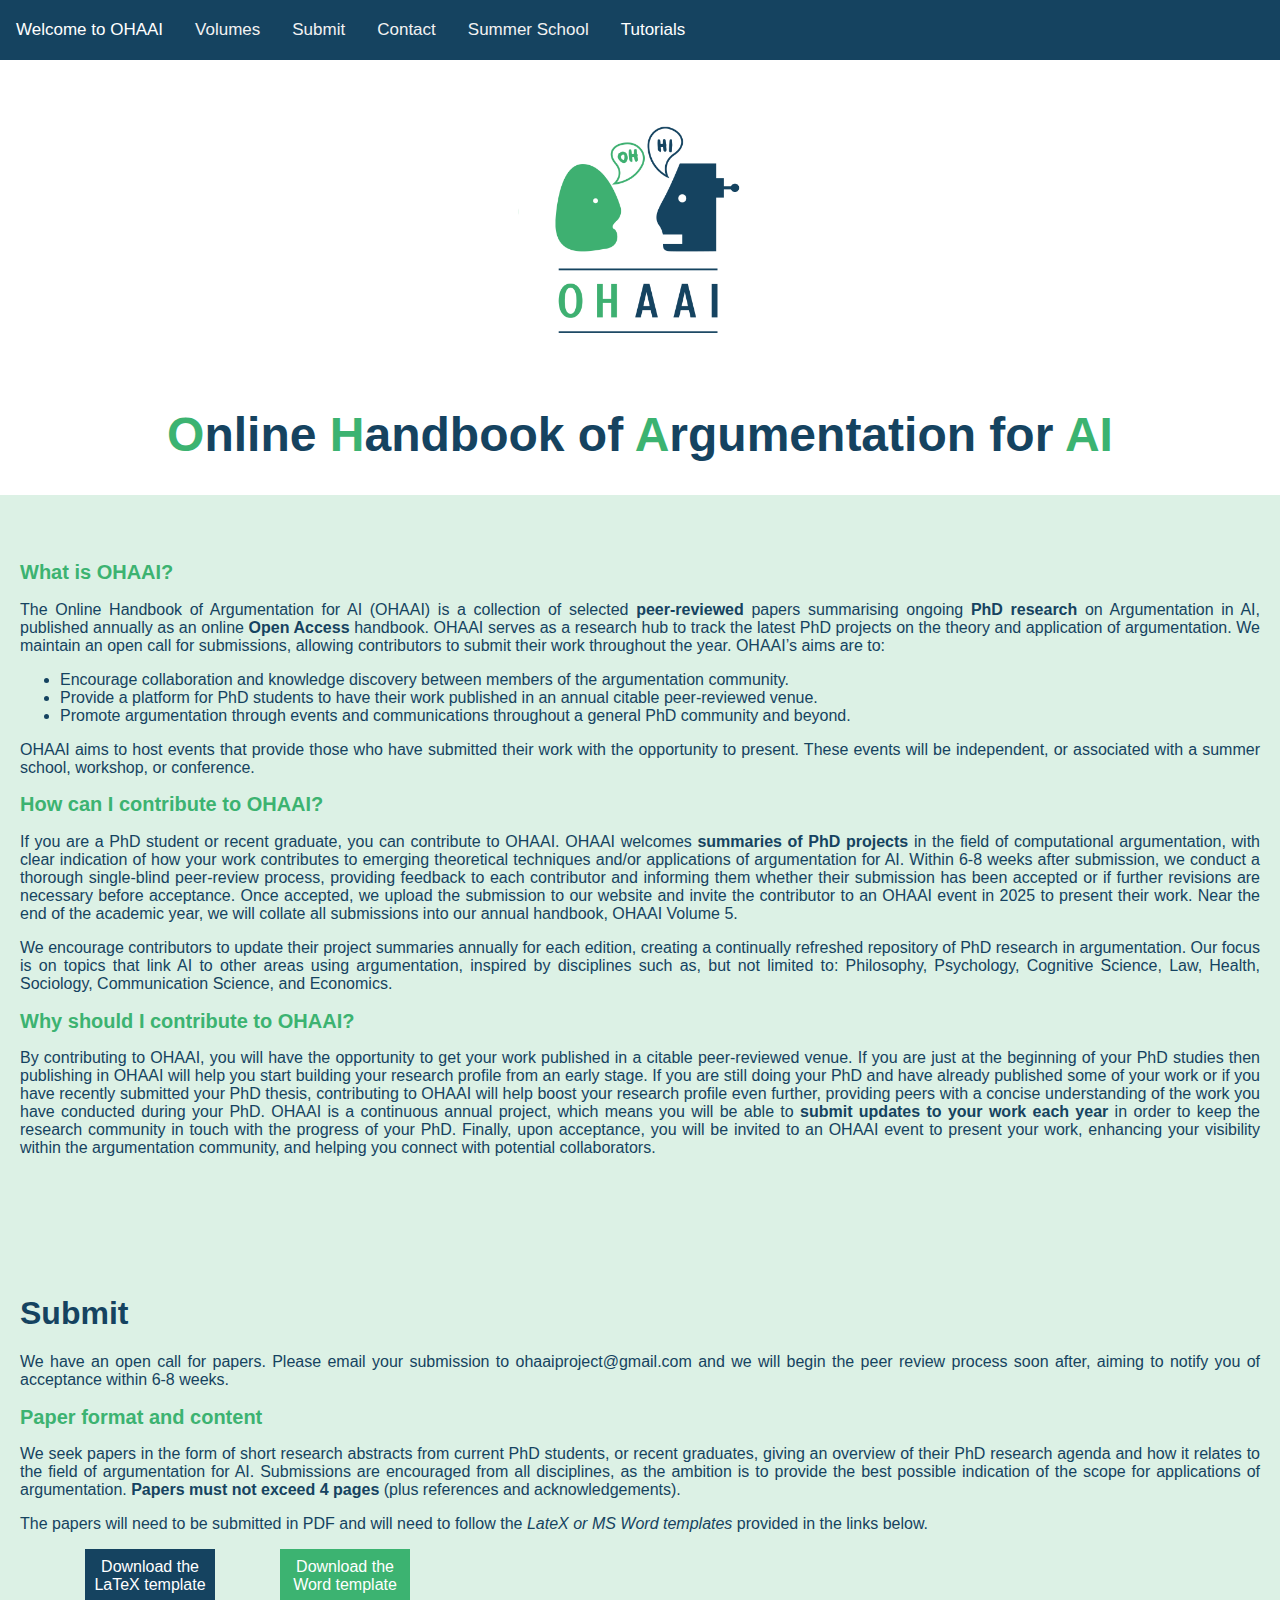
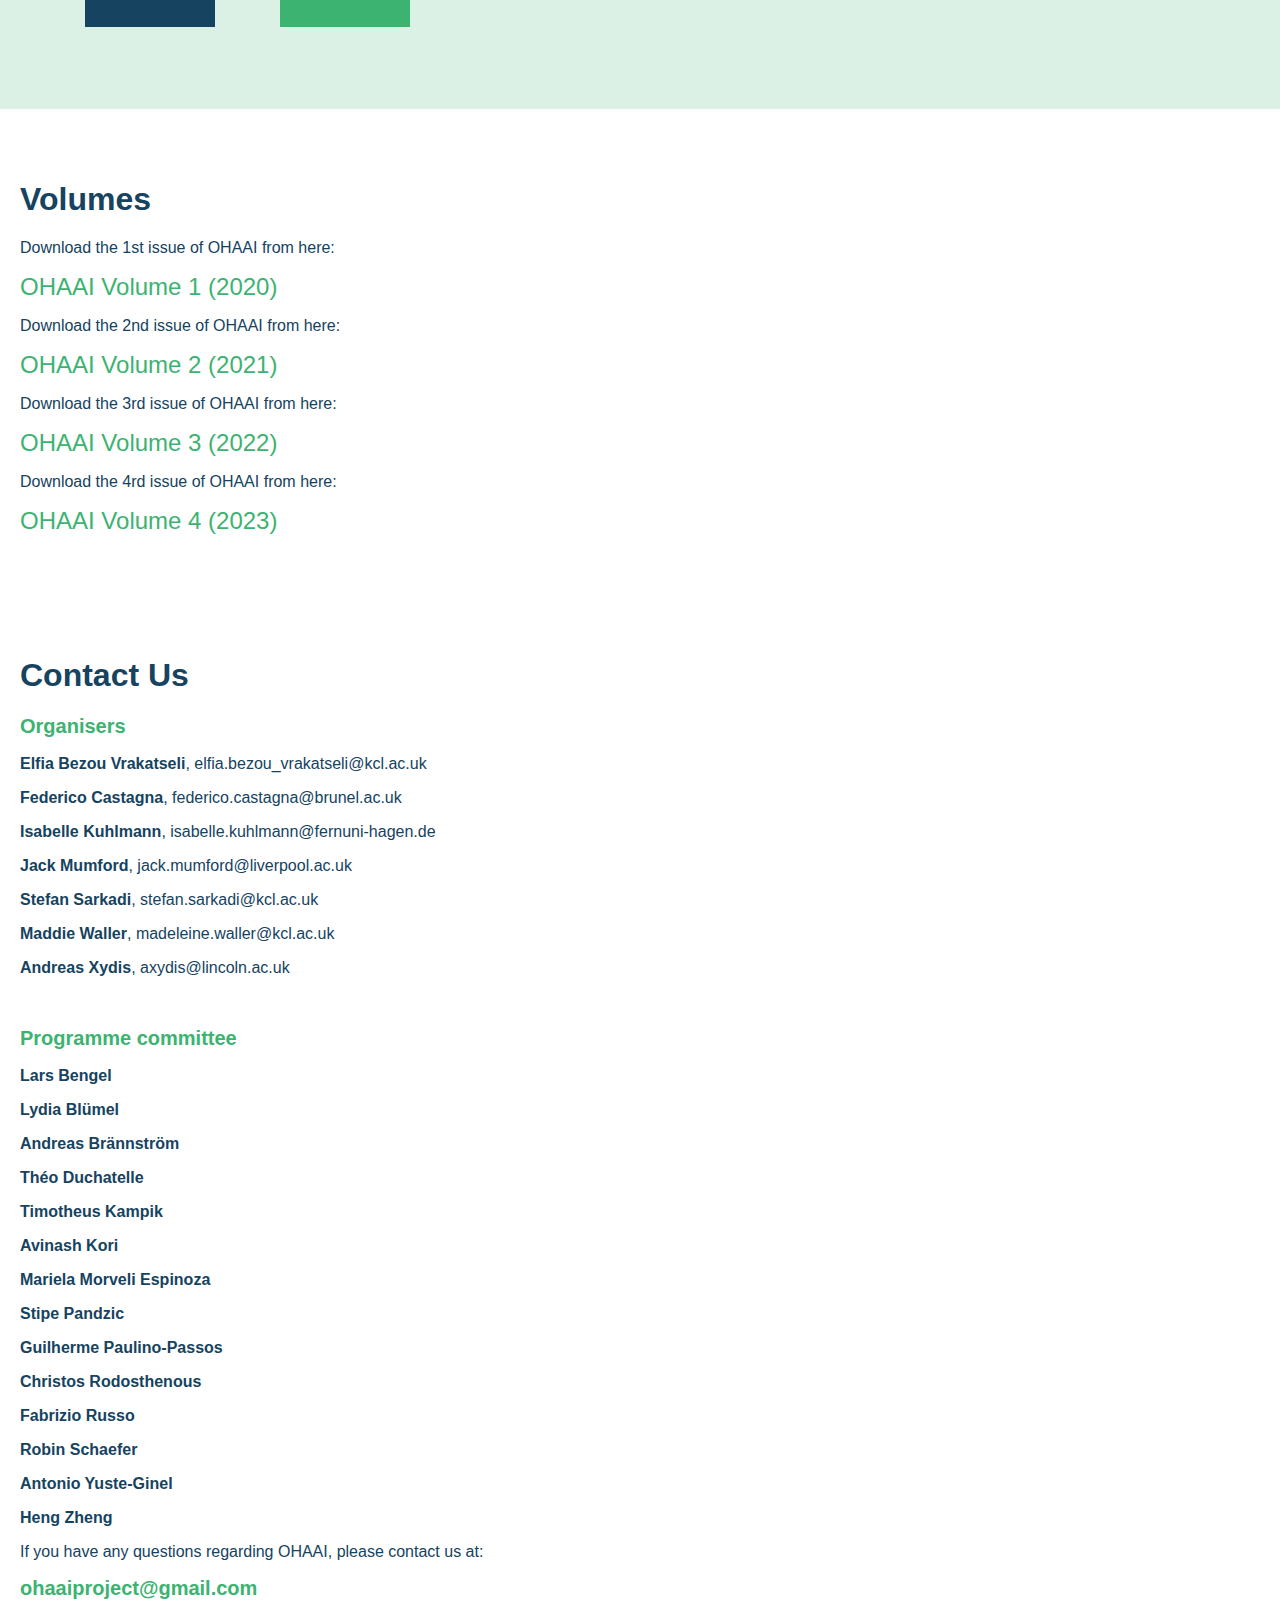
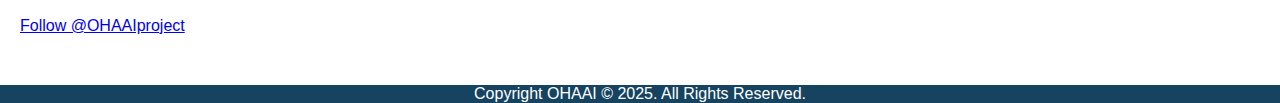
<file: index_old.html>
<!DOCTYPE html>
<html lang="en">

<!-- Global site tag (gtag.js) - Google Analytics -->
<script async src="https://www.googletagmanager.com/gtag/js?id=UA-178115691-1"></script>
<script>
  window.dataLayer = window.dataLayer || [];
  function gtag(){dataLayer.push(arguments);}
  gtag('js', new Date());

  gtag('config', 'UA-178115691-1');
</script>

<head>
  <meta charset="utf-8">
  <meta http-equiv="x-ua-compatible" content="ie=edge">
  <meta name="viewport" content="width=device-width, initial-scale=1">
  <title>OHAAI</title>
<meta name="description" content="OHAAI Argumentation">
    <link href="sticky-menu2.css" rel="stylesheet">
    <link rel="stylesheet" href="https://cdnjs.cloudflare.com/ajax/libs/font-awesome/4.7.0/css/font-awesome.min.css">
<style>
body {
  margin: 0;
  font-family: "Lucida Sans Unicode", "Lucida Grande", sans-serif;
}

.topnav {
  overflow: hidden;
  background-color: rgba(21, 67, 96, 1);
  display: block;
  width: 100%;
  position: fixed;
}

.topnav a {
  float: left;
  display: block;
  color: #f2f2f2;
  text-align: center;
  padding: 20px 16px;
  text-decoration: none;
  font-size: 17px;
}

.topnav a:hover {
  background-color: rgb(60, 179, 113, 1);
  /*color: black;*/
}

.topnav a.active {
  background-color: rgba(21, 67, 96, 1);
  color: white;
}

.topnav .icon {
  display: none;
}

@media screen and (max-width: 600px) {
  .topnav a:not(:first-child), .dropdown .dropbtn {display: none;}
  .topnav a.icon {
    float: right;
    display: block;
    color: white;
    /*position: fixed;*/
  }
  .dropdown-content {position: relative;}
}

@media screen and (max-width: 600px) {
.topnav.responsive {position: fixed;}
  .topnav.responsive .icon {
    position: absolute;
    right: 0;
    top: 0;
  }
  .topnav.responsive a {
    float: none;
    display: block;
    text-align: left;
  }
  .topnav.responsive a, .topnav.responsive .dropdown {float: none; display: block; text-align: left;}
          .topnav.responsive .dropdown .dropbtn {
            display: block;
            width: 100%;
            text-align: left;
}
}

.dropdown {
          float: left;
        }

/* Style the dropdown button to fit inside the topnav */
.dropdown .dropbtn {
          font-size: 17px;  
          border: none;
          outline: none;
          color: white;
          padding: 20px 16px;
          background-color: inherit;
          font-family: inherit;
          margin: 0;
        }

/* Add a background color to dropdown links on hover */
.dropdown-content a:hover {
          background-color: rgb(60, 179, 113, 1);
          /*color: black;*/
        }

/* Show the dropdown menu when the user moves the mouse over the dropdown button */
.dropdown:hover .dropdown-content {
          display: block;
        }

/* Dropdown content (hidden by default) */
.dropdown-content {
          display: none;
          position: fixed;
          background-color:rgba(21, 67, 96, 1);
          min-width: 160px;
          box-shadow: 0px 8px 16px 0px rgba(0,0,0,0.2);
          z-index: 1002;
        }

/* Links inside the dropdown */
.dropdown-content a {
          float: none;
          color: white;
          padding: 12px 16px;
          text-decoration: none;
          display: block;
          text-align: left;
        }
	
</style>
</head>
<body>

<div class="topnav" id="myTopnav">
    <a href="#welcome" class="active">Welcome to OHAAI</a>
    <a href="#volumes">Volumes</a>
    <a href="#submit">Submit</a>
    <a href="#contact">Contact</a>
    <a href="ssa.html">Summer School</a>
    <div class="dropdown">
      <button class="dropbtn">Tutorials</a>
      <div class="dropdown-content">
          <a href="hhai.html">HHAI</a>
          <a href="ecai.html">ECAI</a>
      </div>
  </div>
    <a href="javascript:void(0);" class="icon" onclick="myFunction()">
    <i class="fa fa-bars"></i> <!-- make the burger button appear-->
  </a>
</div>

<!--script for resizing topmenu  -->
<script>
function myFunction() {
  var x = document.getElementById("myTopnav");
  if (x.className === "topnav") {
    x.className += " responsive";
  } else {
    x.className = "topnav";
  }
}
</script>
    <!-- Welcome Section -->
    <section id="welcome" class="welcome-section">
        <div class="container">

             <div class="row">



             <div class="OHAAIlogobanner">
                    <a href="#welcome"><img src="img/logoOHAAI3.png" align=center style="width:250px;"></a>
                    </div>
                </div>
          </div>
    </section>

    <section class="title-section">
      <h1 style="text-align: center;">
      <span style='color: rgb(60, 179, 113, 1)'>O</span><span style='color: rgb(21, 67, 96, 1)'>nline</span>
        <span style='color: rgb(60, 179, 113, 1)'>H</span><span style='color: rgb(21, 67, 96, 1)'>andbook</span>
        <span style='color: rgb(21, 67, 96, 1)'>of</span>
        <span style='color: rgb(60, 179, 113, 1)'>A</span><span style='color: rgb(21, 67, 96, 1)'>rgumentation</span>
        <span style='color: rgb(21, 67, 96, 1)'>for</span>
        <span style='color: rgb(60, 179, 113, 1)'>AI</span>
      </h1>
    </section>

    <!-- About -->
    <section id="about" class="about-section">
        <div class="container" style="margin-left:20px; margin-right:20px;">
            <div class="row">
                <h2>What is OHAAI?</h2>
                <p>
                    The Online Handbook of Argumentation for AI (OHAAI) is a collection of selected
                    <strong>peer-reviewed</strong> papers summarising ongoing <strong>PhD research</strong> on
                    Argumentation in AI, published annually as an online <strong>Open Access</strong> handbook.
                    OHAAI serves as a research hub to track the latest PhD projects on the theory and 
		    application of argumentation. We maintain an open call for submissions, allowing contributors to submit their work throughout the year. 
		    OHAAI’s aims are to: 
                </p>
                <ul>
                    <li>Encourage collaboration and knowledge discovery between members of the argumentation community.</li>
                    <li>Provide a platform for PhD students to have their work published in an annual citable peer-reviewed venue.</li>
                    <li>Promote argumentation through events and communications throughout a general PhD community and beyond.</li>
                </ul>
                <p>
                    OHAAI aims to host events that provide those who have submitted their work with the opportunity to present. 
		    These events will be independent, or associated with a summer school, workshop, or conference.
                </p>

                <h2>How can I contribute to OHAAI?</h2>
                <p>
                    If you are a PhD student or recent graduate, you can contribute to OHAAI.
                    OHAAI welcomes <strong>summaries of PhD projects</strong> in the field of computational argumentation, with
                    clear indication of how your work contributes to emerging theoretical techniques and/or applications
                    of argumentation for AI. Within 6-8 weeks after submission, we conduct a thorough single-blind peer-review process, 
		    providing feedback to each contributor and informing them whether their submission has been accepted or if further 
		    revisions are necessary before acceptance. Once accepted, we upload the submission to our website and invite the 
		    contributor to an OHAAI event in 2025 to present their work. Near the end of the academic year, we will collate all 
		    submissions into our annual handbook, OHAAI Volume 5.

                </p>
		<p>
		   We encourage contributors to update their project summaries annually for each edition, creating a continually refreshed 
		   repository of PhD research in argumentation. Our focus is on topics that link AI to other areas using argumentation, 
		   inspired by disciplines such as, but not limited to: Philosophy, Psychology, Cognitive Science, Law, Health, Sociology, 
		   Communication Science, and Economics.
	
		</p>

                <h2>Why should I contribute to OHAAI?</h2>
                <p>
                    By contributing to OHAAI, you will have the opportunity to get your work published in a citable
                    peer-reviewed venue. If you are just at the beginning of your PhD studies then publishing in OHAAI
                    will help you start building your research profile from an early stage. If you are still doing your
                    PhD and have already published some of your work or if you have recently submitted your PhD thesis,
                    contributing to OHAAI will help boost your research profile even further, providing peers with a
                    concise understanding of the work you have conducted during your PhD. OHAAI is a continuous annual
                    project, which means you will be able to <strong>submit updates to your work each year</strong> in order to keep the
                    research community in touch with the progress of your PhD. Finally, upon acceptance, you will be invited to an OHAAI 
		    event to present your work, enhancing your visibility within the argumentation community, and helping you connect 
		    with potential collaborators.
                </p>
            </div>
        </div>
    </section>

    <!-- Submit Section -->
    <section id="submit" class="submit-section">
        <div class="container" style="margin-left:20px; margin-right:20px;">
            <div class="row">
                <div class="col-lg-12">
                    <h1>Submit</h1>
		    <p>We have an open call for papers. Please email your submission to ohaaiproject@gmail.com 
		       and we will begin the peer review process soon after, aiming to notify you of acceptance within 6-8 weeks.
		    </p>
<!--                    <p>Stay tuned for the call for papers for OHAAI Vol.5!</p>-->
<!--                    <h2>Submissions for OHAAI Vol.4 are now OPEN!</h2>-->
<!--                    <div>-->
<!--                      <a href="https://easychair.org/conferences/?conf=ohaaivol4" target="_blank" style="color:rgba(21, 67, 96, 1); font-size:x-large;"><strong> EasyChair Submission Link </strong></a>-->
<!--                    </div>-->
<!--                    <br> -->
<!--                    <h2>Important Dates</h2>-->
<!--                    <ul>-->
<!--                       <li><strong>Extended Paper Submission Deadline</strong><br>-->
<!--                        <strong style="text-decoration: line-through;">8 October 2023</strong>-->
<!--                        <strong>10 November 2023, 23:59 Anywhere on Earth</strong>-->
<!--                       </li>-->
<!--                       <li><strong>Notification of Acceptance </strong><br>-->
<!--                        <strong>27 November 2023, 23:59 Anywhere on Earth</strong></li>-->
<!--                    </ul>-->
<!--                    <br>-->

                    <h2>Paper format and content</h2>
                    <p>
                        We seek papers in the form of short research abstracts from current PhD students, 
			or recent graduates, giving an overview of their PhD research agenda and how it relates 
			to the field of argumentation for AI. Submissions are encouraged from all disciplines, 
			as the ambition is to provide the best possible indication of the scope for applications 
			of argumentation. <strong>Papers must not exceed 4 pages</strong> (plus references and acknowledgements).
                    </p>
                    <p>
                        The papers will need to be submitted in PDF and will need to follow the <em>LateX or MS Word
                        templates</em> provided in the links below.
                    </p>
                    <div class="wrapper">
                     <div class="download">
                       <a class="link" href="LaTeX_Template.zip">Download the LaTeX template</a>
                     </div>
                    <div class="download2">
                   <a class ="link" href="Word_Template.zip">  Download the Word template</a>
                     </div>
                     <br><br><br><br><br>
                    </div>
                </div>
            </div>
        </div>
    </section>


<!-- OHAAI Vol1 Section -->
    <section id="volumes" class="volumes-section">
        <div class="container" style="margin-left:20px; margin-right:20px;">
          <h1>Volumes</h1>
          <p>Download the 1st issue of OHAAI from here:<p>
          <div>
            <a href="https://arxiv.org/abs/2006.12020" target="_blank" style="color:rgba(60, 179, 113, 1); text-decoration:none; font-size:x-large;">OHAAI Volume 1 (2020)</a>
          </div>

          <p>Download the 2nd issue of OHAAI from here:<p>
          <div>
            <a href="https://arxiv.org/abs/2106.10832" target="_blank" style="color:rgba(60, 179, 113, 1); text-decoration:none; font-size:x-large;">OHAAI Volume 2 (2021)</a>
          </div>

          <p>Download the 3rd issue of OHAAI from here:<p>
          <div>
            <a href="https://arxiv.org/pdf/2212.07996" target="_blank" style="color:rgba(60, 179, 113, 1); text-decoration:none; font-size:x-large;">OHAAI Volume 3 (2022)</a>
          </div>

         <p>Download the 4rd issue of OHAAI from here:<p>
          <div>
            <a href="https://arxiv.org/pdf/2401.09444.pdf" target="_blank"
               style="color:rgba(60, 179, 113, 1); text-decoration:none; font-size:x-large;">OHAAI Volume 4 (2023)</a>
          </div>
        </div>
    </section>

    <!-- Contact Section -->
    <section id="contact" class="contact-section">
        <div class="container" style="margin-left:20px; margin-right:20px;">
            <div class="row">
                <div class="col-lg-12">
                    <h1>Contact Us</h1>
                    <h2>Organisers</h2>
                    <p><strong>Elfia Bezou Vrakatseli</strong>, elfia.bezou_vrakatseli@kcl.ac.uk</p>
                    <p><strong>Federico Castagna</strong>, federico.castagna@brunel.ac.uk</p>
                    <p><strong>Isabelle Kuhlmann</strong>, isabelle.kuhlmann@fernuni-hagen.de</p>
                    <p><strong>Jack Mumford</strong>, jack.mumford@liverpool.ac.uk</p>
<!--                    <p><strong>Daphne Odekerken</strong>, d.odekerken@uu.nl</p>-->
                    <p><strong>Stefan Sarkadi</strong>, stefan.sarkadi@kcl.ac.uk</p>
                    <p><strong>Maddie Waller</strong>, madeleine.waller@kcl.ac.uk</p>
                    <p><strong>Andreas Xydis</strong>, axydis@lincoln.ac.uk</p>
                    <br>

                    <h2>Programme committee</h2>
                    <p><strong>Lars Bengel</strong></p>
                    <p><strong>Lydia Blümel</strong></p>
                    <p><strong>Andreas Brännström</strong></p>
                    <p><strong>Théo Duchatelle</strong></p>
                    <p><strong>Timotheus Kampik</strong></p>
                    <p><strong>Avinash Kori</strong></p>
                    <p><strong>Mariela Morveli Espinoza</strong></p>
                    <p><strong>Stipe Pandzic</strong></p>
                    <p><strong>Guilherme Paulino-Passos</strong></p>
                    <p><strong>Christos Rodosthenous</strong></p>
                    <p><strong>Fabrizio Russo</strong></p>
                    <p><strong>Robin Schaefer</strong></p>
                    <p><strong>Antonio Yuste-Ginel</strong></p>
                    <p><strong>Heng Zheng</strong></p>

                    <p>If you have any questions regarding OHAAI, please contact us at:</p>
                    <h2>ohaaiproject@gmail.com </h2>
			
	                <a href="https://twitter.com/OHAAIproject?ref_src=twsrc%5Etfw" class="twitter-follow-button"
                       data-show-count="false">Follow @OHAAIproject</a>
                    <script async src="https://platform.twitter.com/widgets.js" charset="utf-8"></script>
                </div>
            </div>
        </div>
    </section>

    <!--<section id="partners" class="partners-section">
        <div class="container" style="margin-left:20px; margin-right:20px;">
            <div class="row">
                <div class="col-lg-12">
                    <h1>Partners</h1>
                    <br>

            <a href="http://kcl.ac.uk"><img class="banner-image" src="img/KCLboxred485rgb.jpg" style="width:12%"></a>
                    </div>




                </div>
                </div>

        </div>
    </section>-->
  <foot>
   <div class="footer">
    <div class="footbanner">
      <div class="copyright">
        Copyright OHAAI © 2025. All Rights Reserved.</div>
    </div>
   </div>
  </foot>
</body>
</html>
</file>
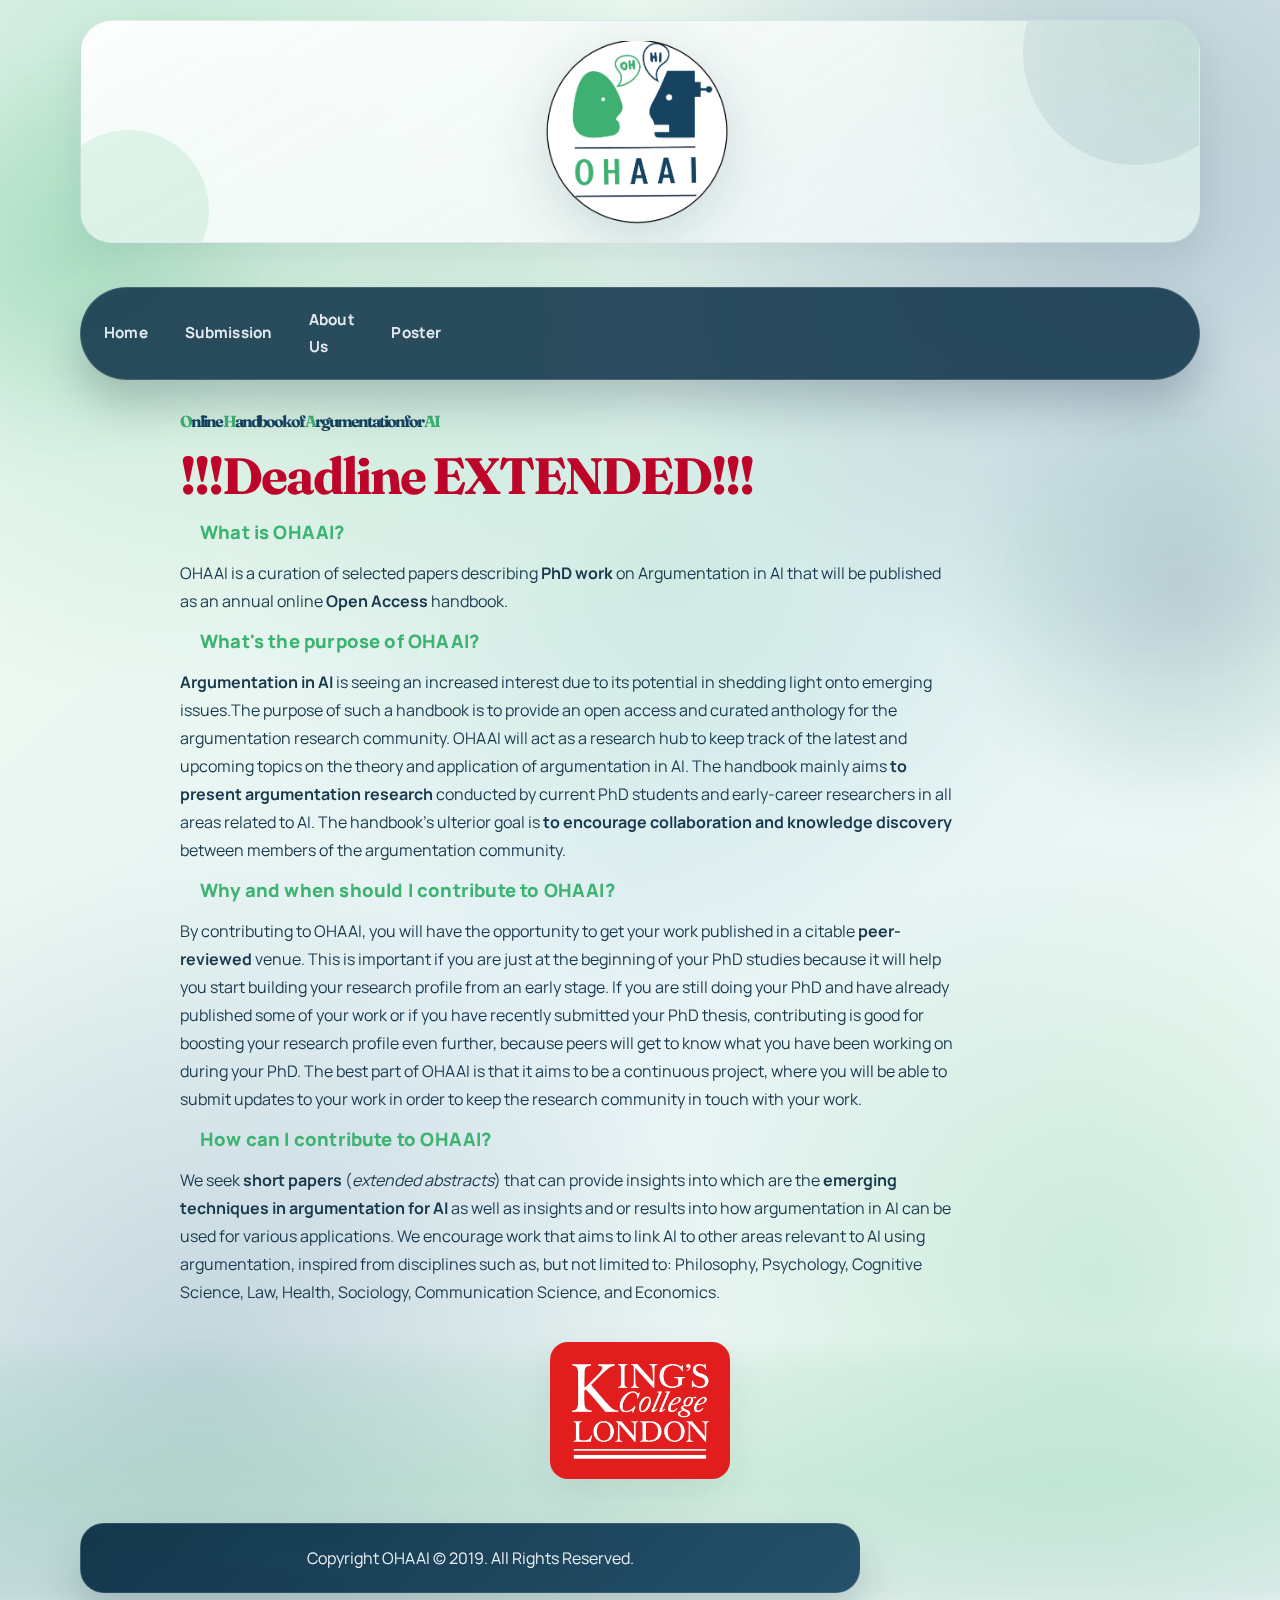
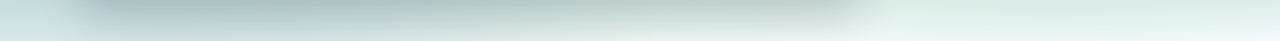
<file: indexold.html>
<!DOCTYPE html>
<html>

<head>
  <meta name="viewport" content="width=device-width, initial-scale=1, user-scalable=no">
  <link href="ohaai.css" type="text/css" rel="stylesheet">
  <title>OHAAI</title>
</head>
<div class="header">
  <div class="OHAAIlogobanner">
    <a href="index.html"><img src="img/OHAAIlogo8.png" align=left style="margin-left:10px; width:204px; height:171px"></a>
  </div>
  <br>
  <div class="topnav">
    <a href="index.html">Home</a>
    <a href="ohaai-Submission.html">Submission</a>
    <a href="ohaai-AboutUs.html">About<br>Us</a>
    <a href="media/OHAAIcfp.pdf"  target="_blank">Poster</a>
  </div>
</div>
<br><br><br><br>

<body>
  <div class="gridcontainer" ;>
    <div class="leftcolumn" ;>
    </div>
    <div class="centralcolumn" ;>
<!--       <br><br><br>
      <h1>
        <p>
          <span style='color: rgb(21, 67, 96, 1)'>Welcome to the</span>
          <span style='color: rgb(60, 179, 113, 1)'>OHAAI</span>
          <span style='color: rgb(21, 67, 96, 1)'>project</span>
        </p>
      </h1>

      <h2>
        <p>
          <span style='color: rgb(60, 179, 113, 1)'>O</span><span style='color: rgb(21, 67, 96, 1)'>nline</span>
          <span style='color: rgb(60, 179, 113, 1)'>H</span><span style='color: rgb(21, 67, 96, 1)'>andbook</span>
          <span style='color: rgb(21, 67, 96, 1)'>of</span>
          <span style='color: rgb(60, 179, 113, 1)'>A</span><span style='color: rgb(21, 67, 96, 1)'>rgumentation</span>
          <span style='color: rgb(21, 67, 96, 1)'>for</span>
          <span style='color: rgb(60, 179, 113, 1)'>AI</span>
        </p>
      </h2> -->

      <div class="main">

        <!-- <h1 style="margin-left:20px" ;>Welcome to the OHAAI project!</h1> -->

        <!-- <h1 style="margin-left:20px" ;> Online Handbook of Argumentation for AI </h1> -->

        <h1>
        <p>
          <span style='color: rgb(60, 179, 113, 1)'>O</span><span style='color: rgb(21, 67, 96, 1)'>nline</span>
          <span style='color: rgb(60, 179, 113, 1)'>H</span><span style='color: rgb(21, 67, 96, 1)'>andbook</span>
          <span style='color: rgb(21, 67, 96, 1)'>of</span>
          <span style='color: rgb(60, 179, 113, 1)'>A</span><span style='color: rgb(21, 67, 96, 1)'>rgumentation</span>
          <span style='color: rgb(21, 67, 96, 1)'>for</span>
          <span style='color: rgb(60, 179, 113, 1)'>AI</span>
        </p>
      </h1>
         <h1 <span style='color: rgba(189, 5, 42, 1)'<strong> !!!Deadline EXTENDED!!!</strong></span></h1>
             
        <h2 style="margin-left:20px" ;>What is OHAAI?</h2>
        <p>OHAAI is a curation of selected papers describing <strong>PhD work</strong> on Argumentation in AI that will be published as an annual online <strong>Open Access</strong> handbook.
​
        </p>

      

        <h2 style="margin-left:20px" ;>What's the purpose of OHAAI?</h2>
        <p><strong>Argumentation in AI</strong> is seeing an increased interest due to its potential in shedding light onto emerging issues.The purpose of such a handbook is to provide an open access and curated anthology for the argumentation research community. OHAAI will act as a research hub
          to keep track of the latest and upcoming topics on the theory and application of argumentation in AI.
          The handbook mainly aims <strong>to present argumentation research</strong> conducted by current PhD students and early-career researchers in all areas related to AI.
          The handbook’s ulterior goal is <strong>to encourage collaboration and knowledge discovery</strong> between members of the argumentation community.
        </p>

        <h2 style="margin-left:20px" ;>Why and when should I contribute to OHAAI?</h2>
        <p> By contributing to OHAAI, you will have the opportunity to get your work published in a citable <strong>peer-reviewed</strong> venue. This is important if you are just at the beginning of your PhD studies because it will help you start building your research profile from an early stage. If you are still doing your PhD and have already published some of your work or if you have recently submitted your PhD thesis, contributing is good for boosting your research profile even further, because peers will get to know what you have been working on during your PhD. The best part of OHAAI is that it aims to be a continuous project, where you will be able to submit updates to your work in order to keep the research community in touch with your work.
        </p>

        <h2 style="margin-left:20px" ;>How can I contribute to OHAAI?</h2>
        <p>We seek <strong>short papers</strong> (<em>extended abstracts</em>) that can provide insights into which are the <strong>emerging techniques
        in argumentation for AI</strong> as well as insights and or results into how argumentation in AI can be used for various applications. We encourage work that aims to link AI to other areas relevant to AI using argumentation, inspired from disciplines such as, but not limited to: Philosophy, Psychology, Cognitive Science, Law, Health, Sociology,
        Communication Science, and Economics.​
        </p>



      </div>
    </div>
    <div class="rightcolumn" ;>
    </div>
  </div>
</body>
<foot>
  <div class="footer">
    <div class="footbanner">
      <a href="http://kcl.ac.uk"><img class="banner-image" src="img/KCLboxred485rgb.jpg" style="width:12%"></a>
      <br>
      <p class="copyright">
        Copyright OHAAI © 2019. All Rights Reserved.</p>
    </div>
  </div>
</foot>

</html>
</file>
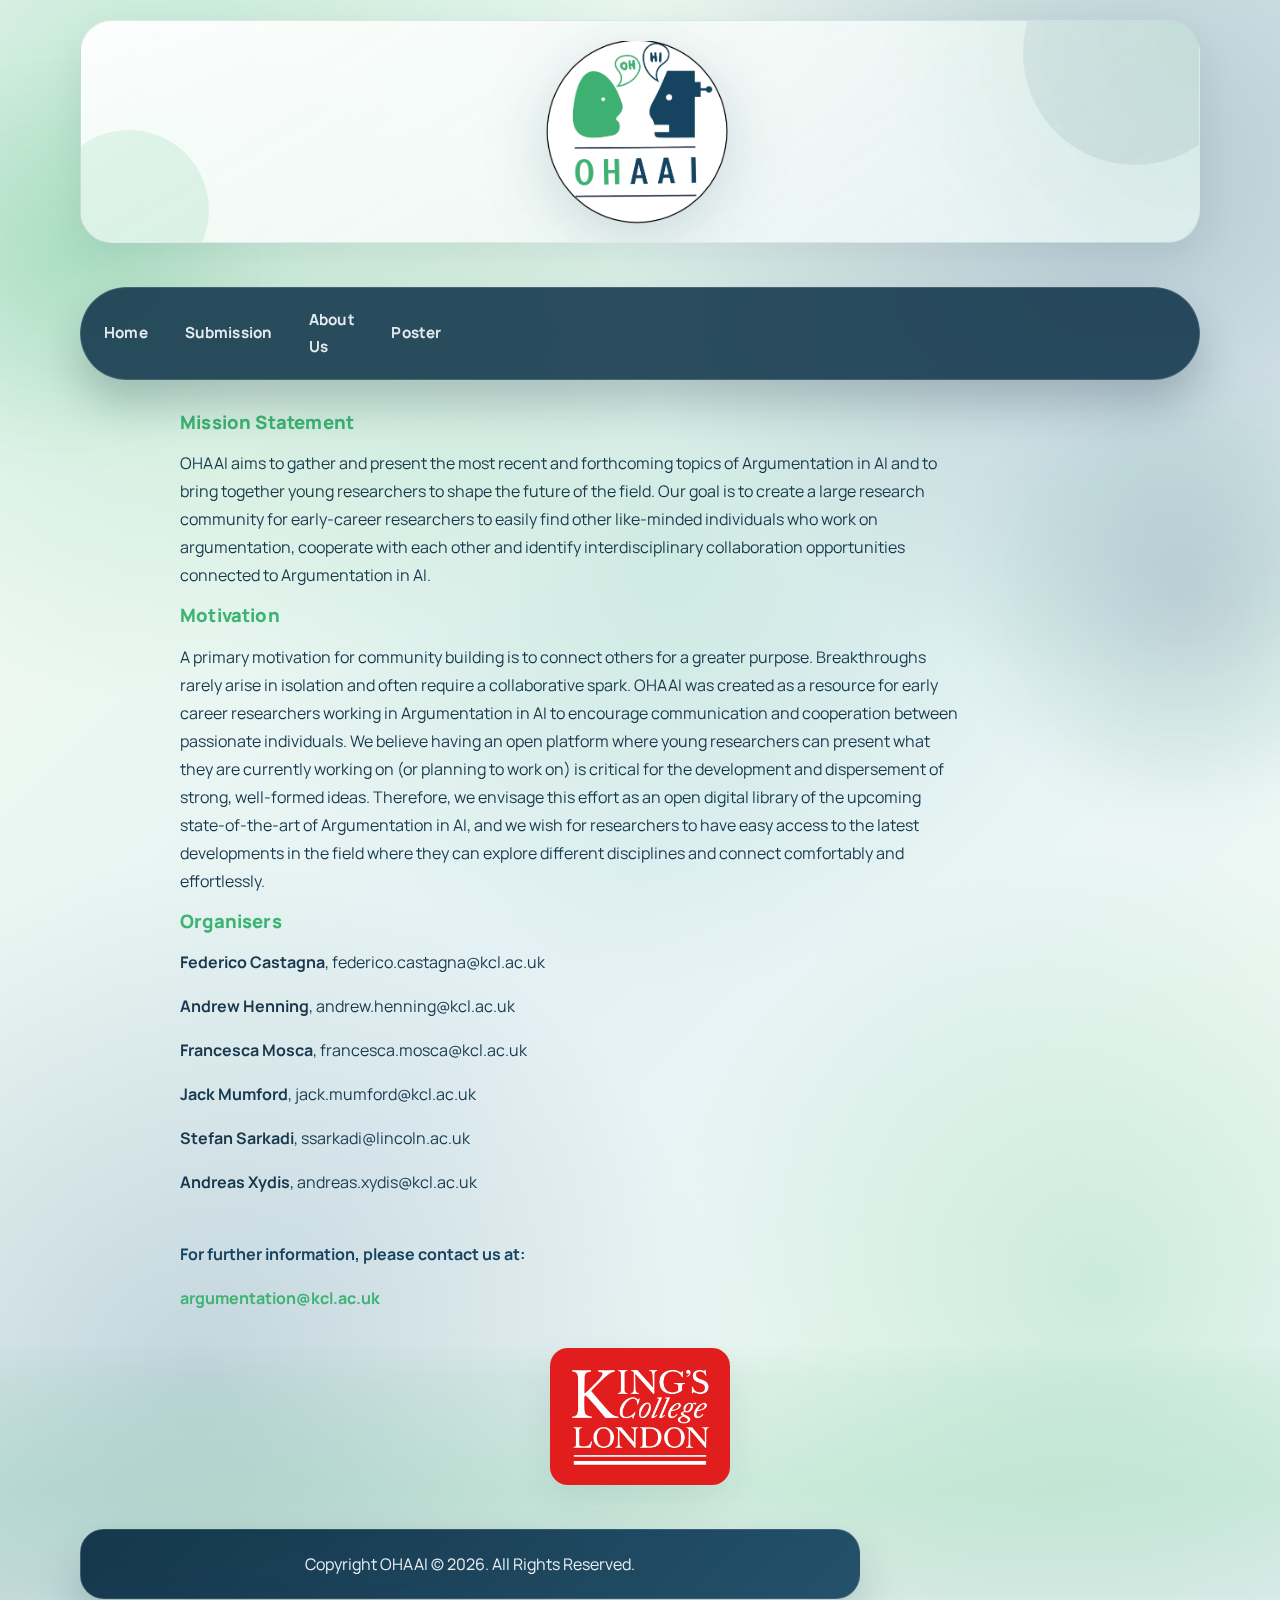
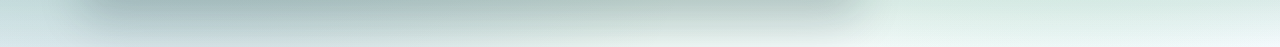
<file: ohaai-AboutUs.html>
<!DOCTYPE html>
  <html>
  <head>
    <meta charset="utf-8">
    <meta name="viewport" content="width=device-width, initial-scale=1">
     <link href="ohaai.css" type="text/css" rel="stylesheet">
    <title>About Us</title>
  </head>
  <div class="header">
    <div class="OHAAIlogobanner">
      <a href="index.html"><img src="img/OHAAIlogo8.png" align=left style="margin-left:10px; width:204px; height:171px"></a>
    </div>
    <br>
    <div class="topnav">
    <a href="index.html">Home</a>
    <a href="ohaai-Submission.html">Submission</a>
    <a href="ohaai-AboutUs.html">About<br>Us</a>
    <a href="media/OHAAIcfp.pdf"  target="_blank">Poster</a>
    </div>
  </div>
  <br><br><br><br><br>
  <body style="background-color: rgb(60, 179, 113, 0.18)">
    <div class="gridcontainer";>
      <div class="leftcolumn";>
      </div>
      <div class="centralcolumn";>
<!--       <h1 style="margin-left:20px";>
        <span style='color: rgb(21, 67, 96, 1)'>About Us</span>
      </h1> -->
      <div class="main">
        <h2>Mission Statement</h2>
         <p>OHAAI aims to gather and present the most recent and forthcoming topics of Argumentation in AI and to bring
            together young researchers to shape the future of the field. Our goal is to create a large research community
            for early-career researchers to easily find other like-minded individuals who work on argumentation,
            cooperate with each other and identify interdisciplinary collaboration opportunities connected
            to Argumentation in AI.
          </p>
        <h2>Motivation</h2>
         <p>A primary motivation for community building is to connect others for a greater purpose.
            Breakthroughs rarely arise in isolation and often require a collaborative spark.
            OHAAI was created as a resource for early career researchers working in Argumentation in AI to encourage
            communication and cooperation between passionate individuals. We believe having an open platform where young
            researchers can present what they are currently working on (or planning to work on) is critical for the development
            and dispersement of strong, well-formed ideas. Therefore, we envisage this effort as an open digital library of the upcoming
            state-of-the-art of Argumentation in AI, and we wish for researchers to have easy access to the latest developments in the field
            where they can explore different disciplines and connect comfortably and effortlessly.
          </p>



        <h2>Organisers</h2>

            
            <p><strong>Federico Castagna</strong>, federico.castagna@kcl.ac.uk</p>

            <p><strong>Andrew Henning</strong>, andrew.henning@kcl.ac.uk</p>

            <p><strong>Francesca Mosca</strong>, francesca.mosca@kcl.ac.uk</p>

            <p><strong>Jack Mumford</strong>, jack.mumford@kcl.ac.uk</p>

            <p><strong>Stefan Sarkadi</strong>, ssarkadi@lincoln.ac.uk</p>

            <p><strong>Andreas Xydis</strong>, andreas.xydis@kcl.ac.uk</p>

            <br>

        <p style='color: rgb(21, 67, 96, 1)'><strong>For further information, please contact us at:</strong>
        </p>
        
        <p>
          <span style='color: rgb(60, 179, 113, 1)'><strong>argumentation@kcl.ac.uk</strong></span>
        </p>
            
      </div>
    </div>
    <div class="rightcolumn";>
    </div>
  </div>
    </body>
    <foot>
      <div class="footer">
        <div class="footbanner">
          <a href="http://kcl.ac.uk"><img class="banner-image" src="img/KCLboxred485rgb.jpg" style="width:12%"></a>
          <br>
        <p class="copyright">
           Copyright OHAAI © 2026. All Rights Reserved.</p>
      </div>
      </div>
    </foot>
  </html>
</file>
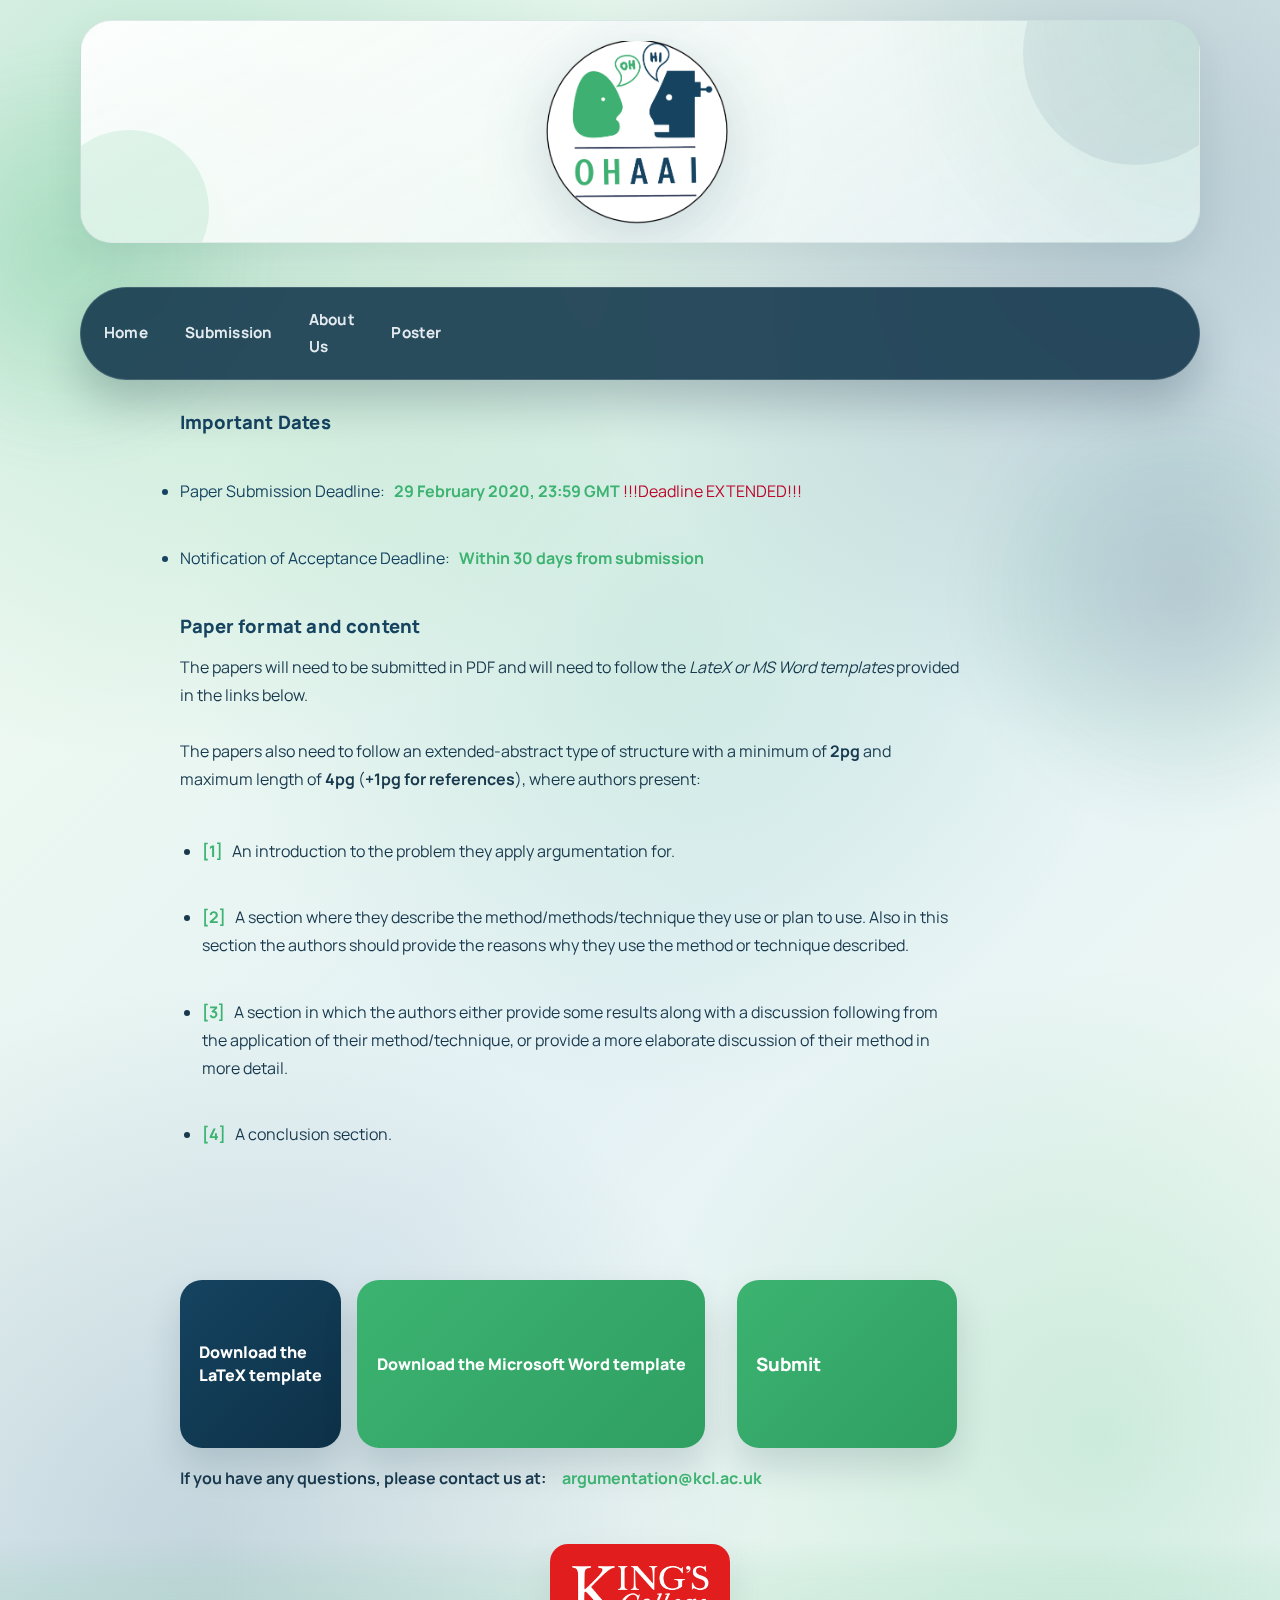
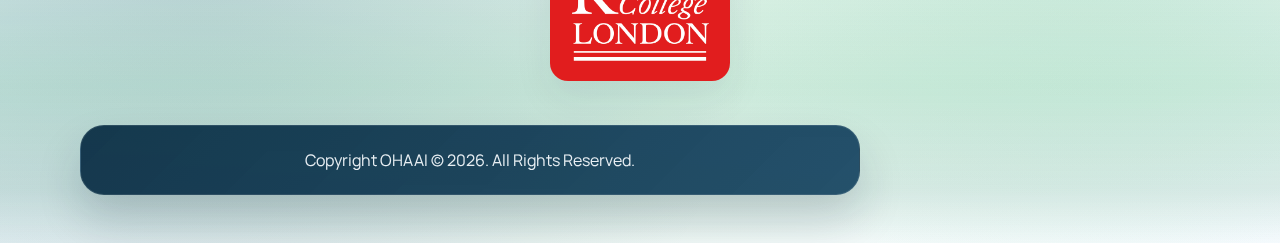
<file: ohaai-Submission.html>
<!DOCTYPE html>
  <html>
   <head>
    <meta charset="utf-8">
    <meta name="viewport" content="width=device-width, initial-scale=1">
      <link href="ohaai.css" type="text/css" rel="stylesheet">
    <title>Submission</title>
  </head>
  <div class="header">
    <div class="OHAAIlogobanner">
      <a href="index.html"><img src="img/OHAAIlogo8.png" align=left style="margin-left:10px; width:204px; height:171px"></a>
    </div>
    <br>
    <div class="topnav">
    <a href="index.html">Home</a>

    <a href="ohaai-Submission.html">Submission</a>
    <a href="ohaai-AboutUs.html">About<br>Us</a>
    <a href="media/OHAAIcfp.pdf"  target="_blank">Poster</a>
    </div>
  </div>
  <br><br><br><br><br>
  <body style="background-color: rgba(60, 179, 113, 0.18)">
    <div class="gridcontainer";>
      <div class="leftcolumn";>
      </div>
      <div class="centralcolumn";>
      <h1>


        <h2 style='color: rgba(21, 67, 96, 1)'>Important Dates
        </h2>


      <br>
           <ul>
            <li style='color: rgba(21, 67, 96, 1)'>Paper Submission Deadline:  &nbsp; <span style='color: rgba(60, 179, 113, 1)'><strong>29 February 2020, 23:59 GMT</strong></span> <span style='color: rgba(189, 5, 42, 1)'<strong> !!!Deadline EXTENDED!!!</strong></span></li>
              <br>
            <li style='color: rgba(21, 67, 96, 1)'>Notification of Acceptance Deadline:  &nbsp; <span style='color: rgba(60, 179, 113, 1)'><strong>Within 30 days from submission</strong></span></li>

          </tr>
        </ul>

        <br>

      </h1>
        <h2 style="color:rgba(21, 67, 96, 1)";>Paper format and content
        </h2>
      <div class="main">
        <p > The papers will need to be submitted in PDF and will need to follow the <em>LateX or MS Word templates</em> provided in the links below.
          <br><br>The papers also need to follow an extended-abstract type of structure with a minimum of <strong>2pg</strong>
          and maximum length of <strong>4pg</strong> (<strong>+1pg for references</strong>), where authors present:​
        </p>

      <br>
           <ul>
            <li><span style='color: rgba(60, 179, 113, 1)'><strong>[1]</strong></span> &nbsp; An introduction to the problem they apply argumentation for.​</li>
              <br>
            <li> <span style='color: rgba(60, 179, 113, 1)'><strong>[2]</strong></span> &nbsp; A section where they describe the method/methods/technique they use or plan to use.
                 Also in this section the authors should provide the reasons why they use the method or technique described.​</li>
              <br>
            <li> <span style='color: rgba(60, 179, 113, 1)'><strong>[3]</strong></span> &nbsp; A section in which the authors either provide some results along with a discussion
              following from the application of their method/technique, or provide a more elaborate discussion of their method in more detail.​</li>
              <br>
            <li> <span style='color: rgba(60, 179, 113, 1)'><strong>[4]</strong></span> &nbsp; A conclusion section.</li>
          </tr>
        </ul>
        <br><br><br>
        <div class="wrapper";>
         <div class="download";>
           <a class="link" href="LaTeX_Template.zip">Download the <br>LaTeX template</a>
         </div>
        <div class="download2";>
       <a class="link" href="Word_Template.zip">  Download the Microsoft Word template</a>
         </div>
         <br><br><br><br><br><br>
         <div class="submission";>
           <a class="link" href="https://easychair.org/conferences/?conf=ohaaivol1" target="_blank"> Submit </a>
<!--            <a href="https://www.thesitewizard.com/" target="_blank">thesitewizard.com</a> -->
         </div>
          
          <br>
          
          <p> <strong> If you have any questions, please contact us at:</strong></p>
          <p><span style='color: rgba(60, 179, 113, 1)'> <strong> argumentation@kcl.ac.uk </strong></p>

       </div>
      

     </div>
   </div>
   <div class="rightcolumn";>
  </div>
</div>
    </body>
    <br>
    <br>
    <foot>
      <div class="footer">
        <div class="footbanner">
          <a href="http://kcl.ac.uk"><img class="banner-image" src="img/KCLboxred485rgb.jpg" style="width:12%"></a>
          <br>
        <p class="copyright">
           Copyright OHAAI © 2026. All Rights Reserved.</p>
      </div>
      </div>
    </foot>
  </html>
</file>
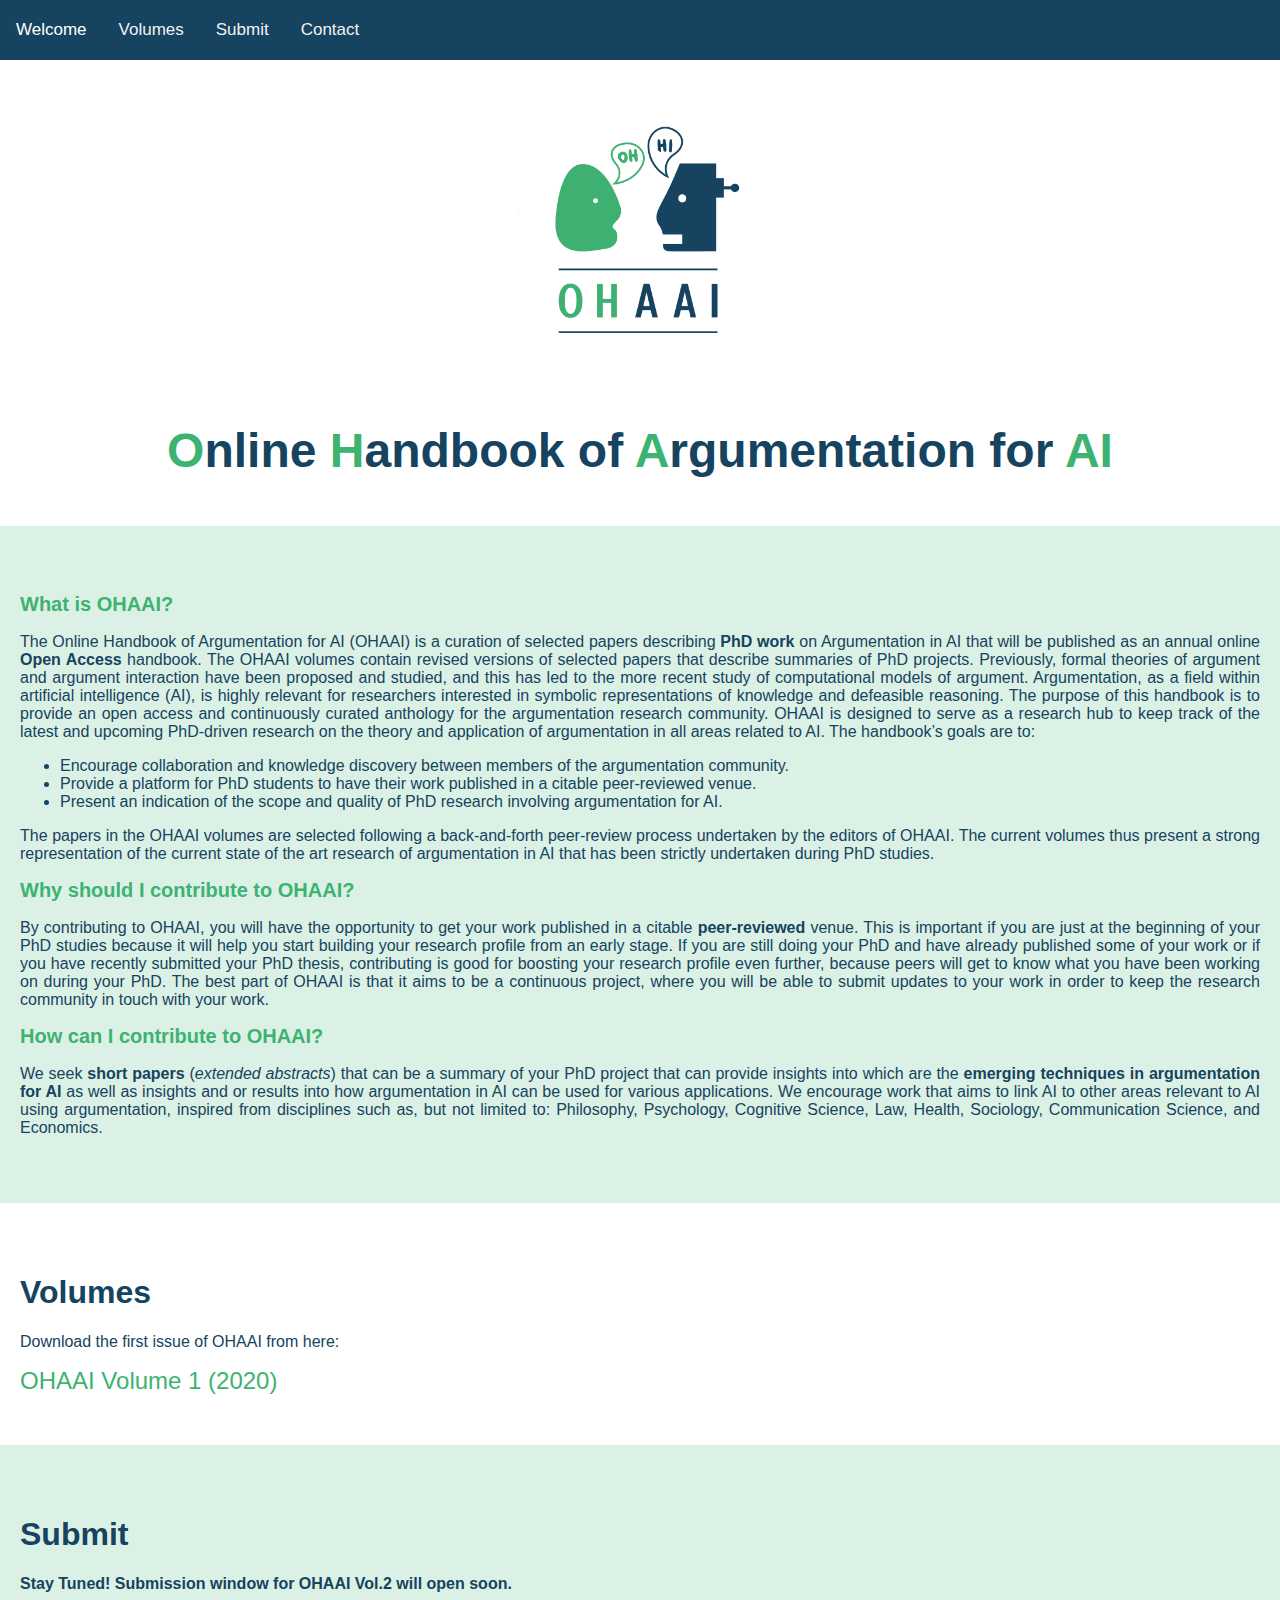
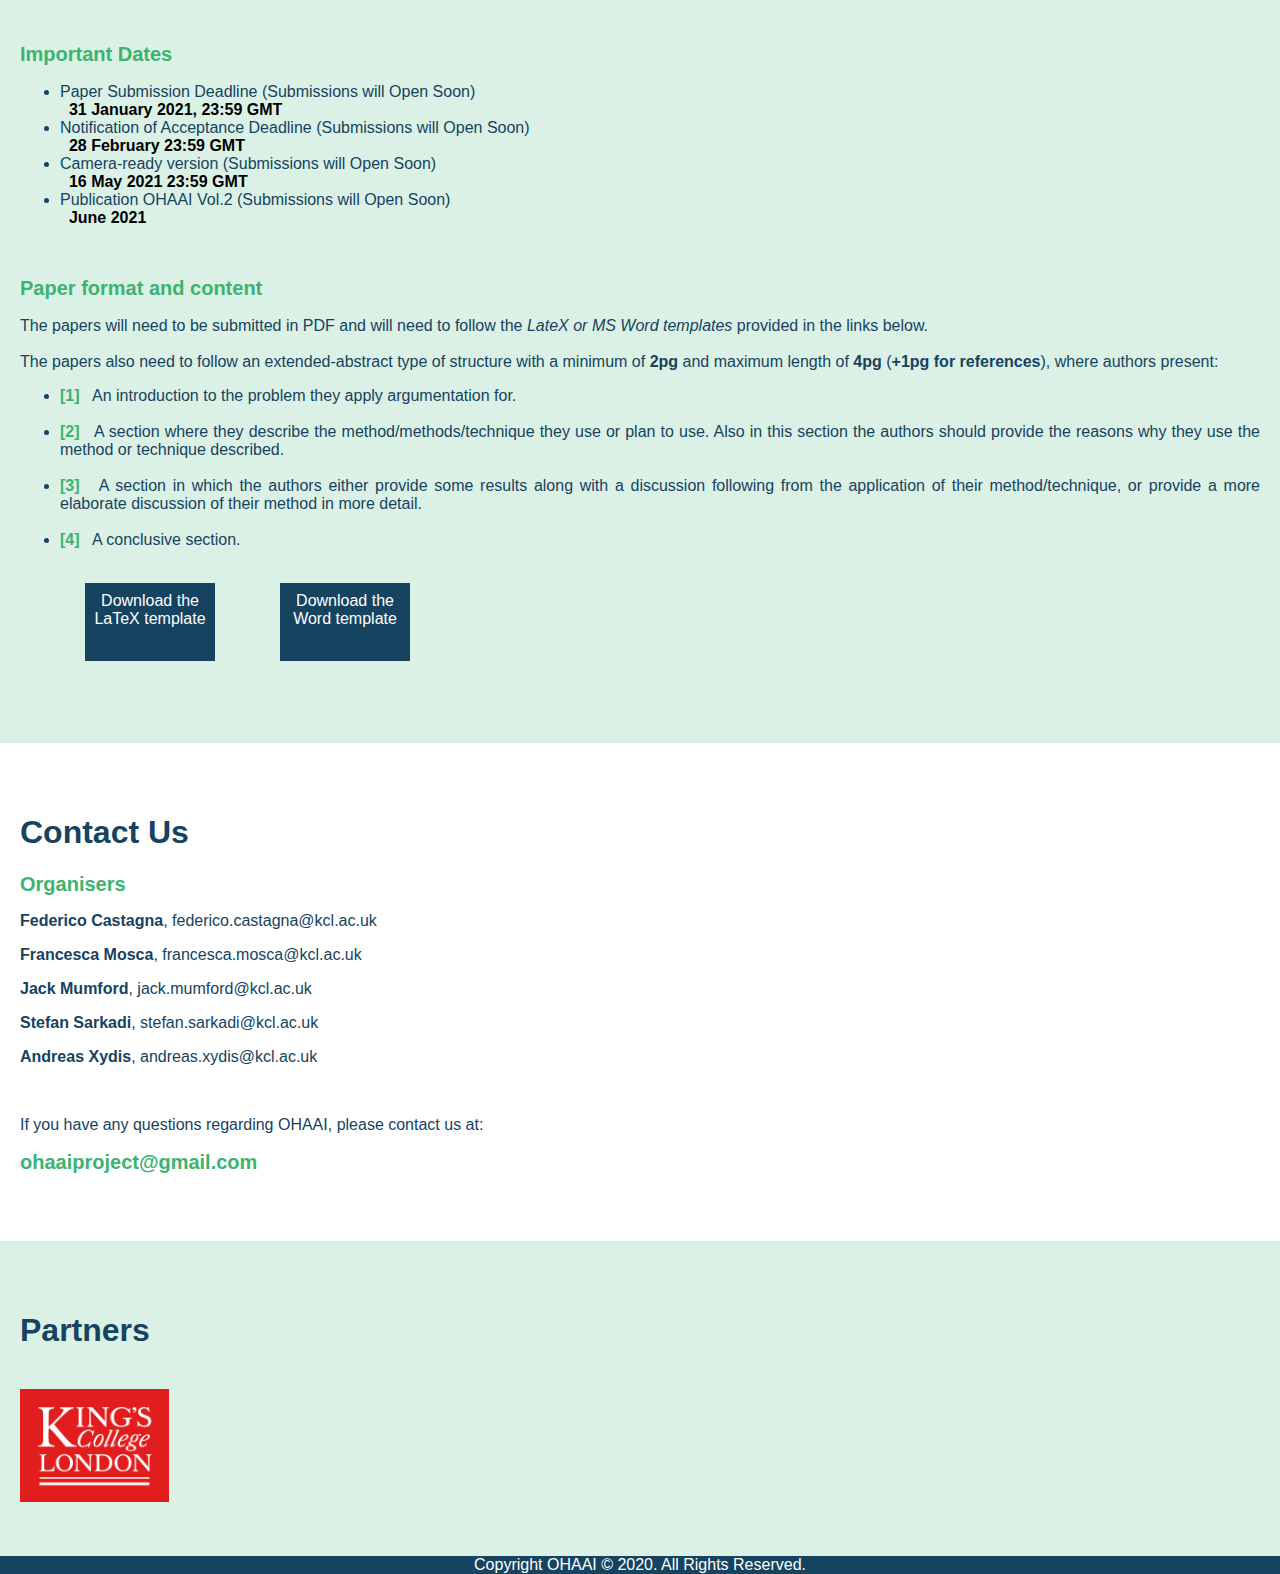
<file: ohaai3.html>
<!DOCTYPE html>
<html lang="en">
<head>
  <meta charset="utf-8">
  <meta http-equiv="x-ua-compatible" content="ie=edge">
  <meta name="viewport" content="width=device-width, initial-scale=1">
  <title>OHAAI</title>
<meta name="description" content="OHAAI Argumentation">
    <link href="sticky-menu2.css" rel="stylesheet">
    <link rel="stylesheet" href="https://cdnjs.cloudflare.com/ajax/libs/font-awesome/4.7.0/css/font-awesome.min.css">
<style>
body {
  margin: 0;
  font-family: "Lucida Sans Unicode", "Lucida Grande", sans-serif;
}

.topnav {
  overflow: hidden;
  background-color: rgba(21, 67, 96, 1);
  display: block;
  width: 100%;
  position: fixed;
}

.topnav a {
  float: left;
  display: block;
  color: #f2f2f2;
  text-align: center;
  padding: 20px 16px;
  text-decoration: none;
  font-size: 17px;
}

.topnav a:hover {
  background-color: rgb(60, 179, 113, 1);
  /*color: black;*/
}

.topnav a.active {
  background-color: rgba(21, 67, 96, 1);
  color: white;
}

.topnav .icon {
  display: none;
}

@media screen and (max-width: 600px) {
  .topnav a:not(:first-child) {display: none;}
  .topnav a.icon {
    float: right;
    display: block;
    color: white;
    /*position: fixed;*/
  }
}

@media screen and (max-width: 600px) {
.topnav.responsive {position: fixed;}
  .topnav.responsive .icon {
    position: absolute;
    right: 0;
    top: 0;
  }
  .topnav.responsive a {
    float: none;
    display: block;
    text-align: left;
  }
}

</style>
</head>
<body>

<div class="topnav" id="myTopnav">
  <a href="#welcome" class="active">Welcome</a>
  <!-- <a href="#about">About</a> -->
  <a href="#volumes">Volumes</a>
  <a href="#submit">Submit</a>
  <a href="#contact">Contact</a>
  <a href="javascript:void(0);" class="icon" onclick="myFunction()">
    <i class="fa fa-bars"></i> <!-- make the burger button appear-->
  </a>
</div>

<!--script for resizing topmenu  -->
<script>
function myFunction() {
  var x = document.getElementById("myTopnav");
  if (x.className === "topnav") {
    x.className += " responsive";
  } else {
    x.className = "topnav";
  }
}
</script>
    <!-- Welcome   -->
    <section id="welcome" class="welcome-section">
        <div class="container">

             <div class="row">



             <div class="OHAAIlogobanner">
                    <a href="#welcome"><img src="img/logoOHAAI3.png" align=center style="width:250px;"></a>
                    </div>
                </div>
          </div>
        </div>
    </section>

    <section class="title-section">
      <h1> <p style="text-align: center;">
      <span style='color: rgb(60, 179, 113, 1)'>O</span><span style='color: rgb(21, 67, 96, 1)'>nline</span>
        <span style='color: rgb(60, 179, 113, 1)'>H</span><span style='color: rgb(21, 67, 96, 1)'>andbook</span>
        <span style='color: rgb(21, 67, 96, 1)'>of</span>
        <span style='color: rgb(60, 179, 113, 1)'>A</span><span style='color: rgb(21, 67, 96, 1)'>rgumentation</span>
        <span style='color: rgb(21, 67, 96, 1)'>for</span>
        <span style='color: rgb(60, 179, 113, 1)'>AI</span>
      </p></h1>
    </section>

    <!-- About -->
    <section id="about" class="about-section">
        <div class="container" style="margin-left:20px; margin-right:20px;">
            <div class="row">



                    <h2>What is OHAAI?</h2>
                        <p>The Online Handbook of Argumentation for AI (OHAAI) is a curation of selected papers describing <strong>PhD work</strong> on Argumentation in AI that will be published as an annual online <strong>Open Access</strong> handbook.
                ​         The OHAAI volumes contain revised versions of selected papers that describe summaries of PhD projects. Previously, formal theories of argument and argument interaction have been proposed and studied, and this has led to the more recent study of computational models of argument. Argumentation, as a field within artificial intelligence (AI), is highly relevant for researchers interested in symbolic representations of knowledge and defeasible reasoning. The purpose of this handbook is to provide an open access and continuously curated anthology for the argumentation research community. OHAAI is designed to serve as a research hub to keep track of the latest and upcoming PhD-driven research on the theory and application of argumentation in all areas related to AI. The handbook’s goals are to:</p>

                  <ul>
                    <li>Encourage collaboration and knowledge discovery between members of the argumentation community.</li>
                    <li>Provide a platform for PhD students to have their work published in a citable peer-reviewed venue.</li>
                    <li>Present an indication of the scope and quality of PhD research involving argumentation for AI.</li>
                  </ul>

<p>The papers in the OHAAI volumes are selected following a back-and-forth peer-review process undertaken by the editors of OHAAI. The current volumes thus present a strong representation of the current state of the art research of argumentation in AI that has been strictly undertaken during PhD studies.
                        </p>





                        <h2>Why should I contribute to OHAAI?</h2>
                        <p> By contributing to OHAAI, you will have the opportunity to get your work published in a citable <strong>peer-reviewed</strong> venue. This is important if you are just at the beginning of your PhD studies because it will help you start building your research profile from an early stage. If you are still doing your PhD and have already published some of your work or if you have recently submitted your PhD thesis, contributing is good for boosting your research profile even further, because peers will get to know what you have been working on during your PhD. The best part of OHAAI is that it aims to be a continuous project, where you will be able to submit updates to your work in order to keep the research community in touch with your work.
                        </p>

                        <h2>How can I contribute to OHAAI?</h2>
                        <p>We seek <strong>short papers</strong> (<em>extended abstracts</em>) that can be a summary of your PhD project that can provide insights into which are the <strong>emerging techniques
                        in argumentation for AI</strong> as well as insights and or results into how argumentation in AI can be used for various applications. We encourage work that aims to link AI to other areas relevant to AI using argumentation, inspired from disciplines such as, but not limited to: Philosophy, Psychology, Cognitive Science, Law, Health, Sociology,
                        Communication Science, and Economics.​
                        </p>



                </div>
             </div>
        </div>
    </section>
   <!-- OHAAI Vol1 Section -->
   <section id="volumes" class="volumes-section">
        <div class="container" style="margin-left:20px; margin-right:20px;">
          <h1>Volumes</h1>
          <p>Download the first issue of OHAAI from here:<p>

          <div>
            <a href=" https://eur03.safelinks.protection.outlook.com/?url=https%3A%2F%2Farxiv.org%2Fabs%2F2006.12020&amp;data=01%7C01%7Cfederico.castagna%40kcl.ac.uk%7C304b7ae19d204992762a08d8176124bb%7C8370cf1416f34c16b83c724071654356%7C0&amp;sdata=uiHclqD%2FtcN%2BOHUrq5S%2F0Cne5xwUPP%2FVr73tBo1YWrU%3D&amp;reserved=0." style="color:rgba(60, 179, 113, 1); text-decoration:none; font-size:x-large;">OHAAI Volume 1 (2020)</a>
          </div>

        </div>
   </section>

    <!-- Submit Section -->
    <section id="submit" class="submit-section">

        <div class="container" style="margin-left:20px; margin-right:20px;">
            <div class="row">
                <div class="col-lg-12">
                    <h1>Submit</h1>
                    <p><strong>Stay Tuned! Submission window for OHAAI Vol.2 will open soon.</strong></p>
                    <br>
                    <h2>Important Dates</h2>
            <ul>
               <li>Paper Submission Deadline (Submissions will Open Soon)</strong></li>
                &nbsp; <strong>31 January 2021, 23:59 GMT</strong></li>
                 <br>
               <li>Notification of Acceptance Deadline (Submissions will Open Soon)</strong></li>
                &nbsp; <strong>28 February 23:59 GMT</strong></li>
                <li>Camera-ready version (Submissions will Open Soon)</strong></li>
                &nbsp; <strong>16 May 2021 23:59 GMT</strong></li>
                <li>Publication OHAAI Vol.2 (Submissions will Open Soon)</strong></li>
                &nbsp; <strong>June 2021</strong></li>
            </ul>
            <br>

        <h2> Paper format and content</h2>

          <p > The papers will need to be submitted in PDF and will need to follow the <em>LateX or MS Word templates</em> provided in the links below.
            <br><br>The papers also need to follow an extended-abstract type of structure with a minimum of <strong>2pg</strong>
            and maximum length of <strong>4pg</strong> (<strong>+1pg for references</strong>), where authors present:​
          </p>
            <ul>
              <li><span style='color: rgba(60, 179, 113, 1)'><strong>[1]</strong></span> &nbsp; An introduction to the problem they apply argumentation for.​</li>
                <br>
              <li> <span style='color: rgba(60, 179, 113, 1)'><strong>[2]</strong></span> &nbsp; A section where they describe the method/methods/technique they use or plan to use.
                 Also in this section the authors should provide the reasons why they use the method or technique described.​</li>
                <br>
              <li> <span style='color: rgba(60, 179, 113, 1)'><strong>[3]</strong></span> &nbsp; A section in which the authors either provide some results along with a discussion
                 following from the application of their method/technique, or provide a more elaborate discussion of their method in more detail.​</li>
                <br>
              <li> <span style='color: rgba(60, 179, 113, 1)'><strong>[4]</strong></span> &nbsp; A conclusive section.</li>
            </ul>
          <br>
        <div class="wrapper";>
         <div class="download";>
           <a class="link" href="LaTeX_Template.zip">Download the LaTeX template</a>
         </div>
        <div class="download";>
       <a class ="link" href="Word_Template.rar">  Download the Word template</a>
         </div>
         <br>
         <!--<div>
           <a href="https://easychair.org/conferences/?conf=ohaaivol1" target="_blank"> EasyChair Submission Link </a>
         </div> -->
         <br><br><br><br>
            </div>
          </div>
        </div>
      </div>
    </section>

    <!-- Contact Section -->
    <section id="contact" class="contact-section">
        <div class="container" style="margin-left:20px; margin-right:20px;">
            <div class="row">
                <div class="col-lg-12">
                    <h1>Contact Us</h1>
                    <h2>Organisers</h2>


            <p><strong>Federico Castagna</strong>, federico.castagna@kcl.ac.uk</p>

            <p><strong>Francesca Mosca</strong>, francesca.mosca@kcl.ac.uk</p>

            <p><strong>Jack Mumford</strong>, jack.mumford@kcl.ac.uk</p>

            <p><strong>Stefan Sarkadi</strong>, stefan.sarkadi@kcl.ac.uk</p>

            <p><strong>Andreas Xydis</strong>, andreas.xydis@kcl.ac.uk</p>


            <br>

          <p> If you have any questions regarding OHAAI, please contact us at:</p>
          <h2> ohaaiproject@gmail.com </h2>

            </div>

            </div>
            </div>

        </div>
    </section>

    <section id="partners" class="partners-section">
        <div class="container" style="margin-left:20px; margin-right:20px;">
            <div class="row">
                <div class="col-lg-12">
                    <h1>Partners</h1>
                    <br>

            <a href="http://kcl.ac.uk"><img class="banner-image" src="img/KCLboxred485rgb.jpg" style="width:12%"></a>
                    </div>




                </div>
                </div>

        </div>
    </section>
  <foot>
   <div class="footer">
    <div class="footbanner">
      <div class="copyright">
        Copyright OHAAI © 2020. All Rights Reserved.</div>
    </div>
   </div>
  </foot>
</body>
</html>
</file>
<file: sticky-menu2.css>
body {
    width: 100%;
    height: 100%;

}
html {
    width: 100%;
    height: 100%;
}

.title-section {
  height: auto;
/*  padding-top: 50px;*/
  text-align: justify;
  background: #fff;
  font-size: x-large;
  /*padding-bottom: 50px;*/
}

.welcome-section {
    height: auto;
    width:100%;
    padding-top: 100px;
    text-align: center;
    background: #fff;
    /*background-repeat: no-no-repeat;
    background-size:cover;
    padding-bottom: 0px;
    background-image: url("img/wordcloudbackground5.svg");*/

}
.about-section {
    height: auto;
    padding-top: 50px;
    text-align: justify;
    background: rgba(60, 179, 113, 0.18);
    padding-bottom: 50px;
}

.volumes-section {
  height: auto;
  padding-top: 50px;
  text-align: justify;
  background: #fff;
  padding-bottom: 50px;
}

.preprint-section {
  height: auto;
  padding-top: 50px;
  text-align: justify;
  background: rgba(60, 179, 113, 0.18);
  padding-bottom: 50px;
}

.poster-section {
  height: auto;
  padding-top: 50px;
  text-align: justify;
  background: #fff;
  padding-bottom: 50px;
}

.submit-section {
    height: auto;
    padding-top: 50px;
    text-align: justify;
    background: rgba(60, 179, 113, 0.18);
    padding-bottom: 70px;

}
.contact-section {
    height: auto;
    padding-top: 50px;
    background: #fff;
    padding-bottom: 50px;
}

.partners-section {
    height: auto;
    padding-top: 50px;
    text-align: justify;
    background: rgba(60, 179, 113, 0.18);
    padding-bottom: 50px;

}

.ssa2022-section {
    height: auto;
    padding-top: 50px;
    text-align: justify;
    background: #fff;
    padding-bottom: 50px;
}

.OHAAIlogobanner {
 position:static;
 display: block;
 padding: 15px 10px 15px 15px;
 background: white;
 float:center;
 border: 3px hidden black;
}

.footer {
  position:static;
  height: auto;
  width: auto;
  background-color: rgba(21, 67, 96, 1);
  color: white;
  text-align: center;
}

p{
    color:rgba(21, 67, 96, 1);
}

h2{
    color:rgba(60, 179, 113, 1);
    font-size: 20px;
}

h1{
    color:rgba(21, 67, 96, 1);
}

.copyright {
  background-color: rgba(21, 67, 96, 1);
  color: white;
  /*margin-bottom: 10px auto;*/
  }

li{
    color:rgba(21, 67, 96, 1);
}


 .download {
  text-align: center;
  background-color: rgba(21, 67, 96, 1);
  color: white;
  width: 120px;
  height: 60px;
  border: 2px solid rgba(21, 67, 96, 1);
  padding: 7px 3px;
  float: left;
  margin-left: 65px;
  margin-bottom: 20px;
  max-width: 120px;
  max-height: 60px;
}

 .download2 {
  text-align: center;
  background-color: rgba(60, 179, 113, 1);
  color: white;
  width: 120px;
  height: 60px;
  border: 2px solid rgba(60, 179, 113, 1);
  padding: 7px 3px;
  float:left;
  margin-bottom: 20px;
  margin-left: 65px;
  max-width: 120px;
  max-height: 60px;
}
.link{
  color: white;
  text-decoration: none;
}
.submission {
  text-align: center;
  background-color: rgba(60, 179, 113, 1);
  color: white;
  width: 220px;
  height: 40px;
  border: 2px solid rgba(60, 179, 113, 1);
  padding: 7px 3px;
  max-width: 320px;
  max-height: 40px;
  font-size: 30px;
}
</file>
<file: site.css>
@import url("https://fonts.googleapis.com/css2?family=Fraunces:opsz,wght@9..144,600;9..144,700&family=Manrope:wght@400;500;600;700;800&display=swap");

:root {
  --brand-blue: #154360;
  --brand-blue-deep: #0d3147;
  --brand-green: #3cb371;
  --brand-green-soft: rgba(60, 179, 113, 0.14);
  --brand-blue-soft: rgba(21, 67, 96, 0.08);
  --surface: rgba(255, 255, 255, 0.88);
  --surface-strong: #ffffff;
  --surface-tint: rgba(247, 252, 249, 0.95);
  --text: #17384d;
  --muted: #527083;
  --border: rgba(21, 67, 96, 0.12);
  --shadow: 0 20px 60px rgba(10, 33, 48, 0.12);
  --shadow-soft: 0 16px 38px rgba(10, 33, 48, 0.08);
  --radius-xl: 32px;
  --radius-lg: 24px;
  --radius-md: 18px;
  --radius-pill: 999px;
  --site-width: min(1120px, calc(100vw - 2rem));
  --content-width: min(100%, 920px);
  --reading-width: min(100%, 78ch);
  --section-gap: clamp(3rem, 7vw, 5.5rem);
  --panel-background: linear-gradient(160deg, rgba(255, 255, 255, 0.74) 0%, rgba(245, 251, 249, 0.7) 54%, rgba(232, 244, 247, 0.66) 100%);
  --contact-band-background: linear-gradient(180deg, transparent 0%, rgba(60, 179, 113, 0.08) 12%, rgba(60, 179, 113, 0.18) 48%, rgba(39, 132, 95, 0.12) 82%, transparent 100%);
  --contact-band-background-white: linear-gradient(180deg, rgba(255, 255, 255, 0.94) 0%, rgba(255, 255, 255, 0.92) 72%, rgba(255, 255, 255, 0.86) 100%);
  --footer-field-background: var(--contact-band-background);
}

*,
*::before,
*::after {
  box-sizing: border-box;
}

html {
  width: 100%;
  min-height: 100%;
  scroll-behavior: smooth;
  scroll-padding-top: 7rem;
}

body {
  width: 100%;
  min-height: 100%;
  margin: 0;
  font-family: "Manrope", "Segoe UI", sans-serif;
  color: var(--text);
  line-height: 1.75;
  background:
    radial-gradient(circle at 12% 8%, rgba(60, 179, 113, 0.28), transparent 30%),
    radial-gradient(circle at 88% 10%, rgba(21, 67, 96, 0.24), transparent 28%),
    radial-gradient(circle at 52% 34%, rgba(95, 191, 147, 0.18), transparent 34%),
    radial-gradient(circle at 16% 84%, rgba(21, 67, 96, 0.16), transparent 30%),
    radial-gradient(circle at 86% 78%, rgba(60, 179, 113, 0.2), transparent 26%),
    linear-gradient(135deg, #f7fcfb 0%, #ecf8f1 24%, #e4f1f5 52%, #eef8f4 76%, #f7fbff 100%);
}

body::before,
body::after {
  content: "";
  position: fixed;
  z-index: -1;
  border-radius: 50%;
  filter: blur(26px);
  opacity: 0.7;
}

body::before {
  top: 4rem;
  left: -8rem;
  width: 24rem;
  height: 24rem;
  background: radial-gradient(circle, rgba(60, 179, 113, 0.34) 0%, rgba(60, 179, 113, 0.14) 46%, transparent 74%);
}

body::after {
  right: -7rem;
  bottom: 6rem;
  width: 26rem;
  height: 26rem;
  background: radial-gradient(circle, rgba(21, 67, 96, 0.28) 0%, rgba(52, 141, 117, 0.16) 48%, transparent 76%);
}

img {
  display: block;
  max-width: 100%;
}

a {
  color: var(--brand-blue);
  text-decoration-thickness: 0.08em;
  text-underline-offset: 0.18em;
}

a:hover {
  color: var(--brand-green);
}

p,
li {
  color: var(--text);
  font-size: 1rem;
}

p {
  margin: 0 0 1rem;
  max-width: var(--reading-width);
}

ul,
ol {
  width: var(--reading-width);
  max-width: 100%;
  margin: 0 0 1.5rem;
  padding-left: 1.35rem;
}

li {
  margin-bottom: 0.65rem;
}

h1,
h2,
h3 {
  margin: 0 0 1rem;
  line-height: 1.15;
}

h1 {
  color: var(--brand-blue);
  font-family: "Fraunces", Georgia, serif;
  font-size: clamp(2rem, 4vw, 3.3rem);
  font-weight: 700;
  letter-spacing: -0.04em;
}

h2 {
  color: var(--brand-green);
  font-size: 1.15rem;
  font-weight: 800;
  letter-spacing: 0.01em;
}

section[id] {
  scroll-margin-top: 7rem;
}

section {
  position: relative;
  padding: 0 0 var(--section-gap);
}

section#contact {
  background: var(--contact-band-background);
}

section.section-green {
  background:
    linear-gradient(180deg, transparent 0%, rgba(60, 179, 113, 0.1) 10%, rgba(60, 179, 113, 0.2) 52%, rgba(39, 132, 95, 0.14) 88%, transparent 100%);
}

section.section-white {
  background:
    linear-gradient(180deg, rgba(255, 255, 255, 0.92) 0%, rgba(255, 255, 255, 0.9) 70%, rgba(255, 255, 255, 0.82) 100%);
}

section#contact.section-white {
  background: var(--contact-band-background-white);
}

.container,
.gridcontainer {
  width: var(--site-width);
  max-width: var(--site-width);
  margin-left: auto !important;
  margin-right: auto !important;
}

.row,
.main,
.col-lg-12,
.centralcolumn {
  width: var(--content-width);
  max-width: 100%;
  margin-left: auto;
  margin-right: auto;
}

.about-section .container > *,
.volumes-section .container > *,
.preprint-section .container > *,
.poster-section .container > *,
.submit-section .container > *,
.contact-section .container > *,
.partners-section .container > *,
.ssa2022-section .container > * {
  width: var(--content-width);
  max-width: 100%;
  margin-left: auto;
  margin-right: auto;
}

.about-section .container,
.volumes-section .container,
.preprint-section .container,
.poster-section .container,
.submit-section .container,
.contact-section .container,
.partners-section .container,
.ssa2022-section .container {
  position: relative;
  background: transparent;
  border: 0;
  border-radius: 0;
  box-shadow: none;
  backdrop-filter: none;
}

.about-section .container,
.volumes-section .container,
.preprint-section .container,
.poster-section .container,
.submit-section .container,
.contact-section .container,
.partners-section .container,
.ssa2022-section .container,
.main {
  padding: 0;
}

.main,
.centralcolumn > h1,
.centralcolumn > h2,
.centralcolumn > ul,
.centralcolumn > p,
.centralcolumn > .wrapper {
  position: relative;
  background: transparent;
  border: 0;
  border-radius: 0;
  box-shadow: none;
  backdrop-filter: none;
}

.site-home .welcome-section {
  padding-top: clamp(7rem, 12vw, 9rem);
  padding-bottom: 1.5rem;
}

.welcome-section .container {
  position: relative;
}

.OHAAIlogobanner {
  position: relative;
  display: flex;
  justify-content: center;
  align-items: center;
  overflow: hidden;
  padding: clamp(2rem, 5vw, 4rem);
  background:
    radial-gradient(circle at top right, rgba(60, 179, 113, 0.14), transparent 28%),
    linear-gradient(150deg, rgba(255, 255, 255, 0.92), rgba(244, 250, 248, 0.88) 54%, rgba(236, 246, 248, 0.82) 100%);
  border: 1px solid rgba(21, 67, 96, 0.1);
  border-radius: var(--radius-xl);
  box-shadow: var(--shadow);
}

.OHAAIlogobanner::before,
.OHAAIlogobanner::after {
  content: "";
  position: absolute;
  border-radius: 50%;
  pointer-events: none;
}

.OHAAIlogobanner::before {
  width: 14rem;
  height: 14rem;
  right: -3rem;
  top: -5rem;
  background: rgba(21, 67, 96, 0.08);
}

.OHAAIlogobanner::after {
  width: 10rem;
  height: 10rem;
  left: -2rem;
  bottom: -3rem;
  background: rgba(60, 179, 113, 0.12);
}

.OHAAIlogobanner img {
  position: relative;
  z-index: 1;
  width: min(280px, 55vw) !important;
  height: auto !important;
  margin: 0 auto;
  filter: drop-shadow(0 16px 32px rgba(21, 67, 96, 0.18));
}

.title-section {
  padding-bottom: clamp(2rem, 5vw, 3.5rem);
}

.title-section h1 {
  width: var(--site-width);
  margin: 0 auto;
  padding: 0 0.5rem;
  text-align: center !important;
  font-size: clamp(2.5rem, 7vw, 5rem);
  line-height: 1.05;
}

.site-home .title-section h1 span {
  display: inline-block;
}

.title-word {
  white-space: nowrap;
}

.site-home .about-section,
.site-home .submit-section,
.site-home .volumes-section,
.site-home .poster-section,
.site-home .contact-section {
  padding-bottom: clamp(2.5rem, 5vw, 4rem);
}

.site-home .about-section .row,
.site-home .submit-section .col-lg-12 {
  width: var(--reading-width);
}

.site-home .contact-section .col-lg-12 > p,
.site-home .contact-section .col-lg-12 > h2 {
  max-width: none;
}

.site-home .submit-section .col-lg-12 > div:first-of-type {
  margin-bottom: 1.25rem;
}

.site-home .submit-section .col-lg-12 > div:first-of-type,
.site-home .submit-section .wrapper {
  width: 100%;
  max-width: 100%;
}

.site-home #submit a[href*="easychair"] {
  display: inline-flex;
  align-items: center;
  justify-content: center;
  min-height: 3.2rem;
  padding: 0.9rem 1.35rem;
  background: linear-gradient(135deg, var(--brand-blue), var(--brand-blue-deep));
  border-radius: var(--radius-pill);
  color: #f5fbff !important;
  font-weight: 800;
  text-decoration: none;
  box-shadow: 0 18px 38px rgba(21, 67, 96, 0.2);
}

.site-home #submit a[href*="easychair"]:hover {
  color: #ffffff !important;
  transform: translateY(-2px);
}

.topnav {
  position: fixed;
  top: 1rem;
  left: 50%;
  z-index: 1000;
  display: flex;
  align-items: center;
  gap: 0.3rem;
  width: min(1180px, calc(100vw - 2rem));
  padding: 0.45rem;
  overflow: visible;
  background: rgba(13, 49, 71, 0.86);
  border: 1px solid rgba(255, 255, 255, 0.14);
  border-radius: var(--radius-pill);
  box-shadow: 0 24px 44px rgba(10, 33, 48, 0.22);
  transform: translateX(-50%);
  backdrop-filter: blur(18px);
}

.topnav a,
.dropdown .dropbtn {
  float: none;
  display: inline-flex;
  align-items: center;
  justify-content: center;
  min-height: 2.9rem;
  padding: 0.75rem 1rem;
  border: 0;
  border-radius: var(--radius-pill);
  background: transparent;
  color: rgba(245, 250, 253, 0.92);
  font-family: "Manrope", "Segoe UI", sans-serif;
  font-size: 0.95rem;
  font-weight: 700;
  letter-spacing: 0.01em;
  text-decoration: none;
  transition:
    transform 180ms ease,
    background-color 180ms ease,
    color 180ms ease;
}

.topnav a:hover,
.topnav a:focus-visible,
.dropdown .dropbtn:hover,
.dropdown .dropbtn:focus-visible,
.dropdown-content a:hover,
.dropdown-content a:focus-visible,
.nested-dropdown-content a:hover,
.nested-dropdown-content a:focus-visible {
  color: #ffffff;
  background: rgba(60, 179, 113, 0.92);
  outline: none;
}

.topnav a.active,
.dropdown .dropbtn {
  color: #ffffff;
}

.dropdown {
  position: relative;
  float: none;
}

.dropdown-content,
.nested-dropdown-content {
  display: none;
  min-width: 13rem;
  padding: 0.4rem;
  background: rgba(13, 49, 71, 0.95);
  border: 1px solid rgba(255, 255, 255, 0.12);
  border-radius: 20px;
  box-shadow: 0 22px 40px rgba(10, 33, 48, 0.24);
  backdrop-filter: blur(16px);
}

.dropdown-content {
  position: absolute;
  top: calc(100% - 0.1rem);
  left: 0;
  flex-direction: column;
  z-index: 1002;
}

.dropdown-content::before {
  content: "";
  position: absolute;
  top: -0.55rem;
  left: 0;
  right: 0;
  height: 0.55rem;
}

.nested-dropdown {
  position: relative;
}

.nested-dropdown-content {
  position: absolute;
  top: -0.4rem;
  left: calc(100% - 0.1rem);
  flex-direction: column;
}

.nested-dropdown-content::before {
  content: "";
  position: absolute;
  top: 0;
  left: -0.55rem;
  width: 0.55rem;
  height: 100%;
}

.dropdown:hover .dropdown-content,
.dropdown:focus-within .dropdown-content,
.nested-dropdown:hover .nested-dropdown-content,
.nested-dropdown:focus-within .nested-dropdown-content {
  display: flex;
}

.dropdown-content a,
.nested-dropdown-content a {
  width: 100%;
  justify-content: flex-start;
  text-align: left;
}

.topnav .icon {
  display: none;
  margin-left: auto;
}

.site-page section:first-of-type,
.site-home .contact-section:first-of-type {
  padding-top: clamp(7rem, 12vw, 8.75rem);
}

.site-page section:first-of-type .container {
  background: transparent;
  border-color: transparent;
}

.site-page section:first-of-type h1,
.site-page section:first-of-type p,
.site-page section:first-of-type li {
  color: var(--text);
}

.site-page section:first-of-type a {
  color: var(--brand-blue);
}

.site-page section:first-of-type a:hover {
  color: var(--brand-green);
}

.site-page section:first-of-type h2 {
  color: var(--brand-green);
}

.site-page h1[style*="text-align: center"] {
  width: var(--site-width);
  margin: 0 auto 1.5rem;
  text-align: center !important;
}

.inner_container {
  display: grid !important;
  grid-template-columns: minmax(0, 1fr) auto;
  align-items: center !important;
  justify-content: normal !important;
  gap: 1.5rem;
  margin-top: 1.25rem;
  padding: 1.4rem;
  background: linear-gradient(145deg, rgba(255, 255, 255, 0.88), rgba(244, 250, 248, 0.82) 62%, rgba(236, 246, 248, 0.78));
  border: 1px solid rgba(21, 67, 96, 0.08);
  border-radius: 24px;
  box-shadow: var(--shadow-soft);
}

.inner_container .text {
  margin-right: 0 !important;
}

.inner_container .image img {
  width: 120px;
  aspect-ratio: 1;
  object-fit: cover;
  border-radius: 22px;
  border: 3px solid rgba(255, 255, 255, 0.9);
  box-shadow: 0 18px 32px rgba(10, 33, 48, 0.18);
}

.wrapper {
  display: flex;
  flex-wrap: wrap;
  gap: 1rem;
  align-items: stretch;
  margin-top: 1.5rem;
}

.download,
.download2,
.submission {
  float: none;
  display: flex;
  align-items: center;
  justify-content: flex-start;
  min-height: 4.2rem;
  width: auto;
  max-width: none;
  margin: 0;
  padding: 1rem 1.2rem;
  border: 0;
  border-radius: 22px;
  box-shadow: 0 18px 36px rgba(10, 33, 48, 0.14);
}

.download {
  background: linear-gradient(135deg, var(--brand-blue), var(--brand-blue-deep));
}

.download2,
.submission {
  background: linear-gradient(135deg, var(--brand-green), #2f9f62);
}

.submission {
  width: auto;
  min-width: min(220px, 100%);
  font-size: 1.15rem;
}

.link,
.download a,
.download2 a,
.submission a {
  color: #ffffff !important;
  display: block;
  font-weight: 800;
  line-height: 1.45;
  text-decoration: none;
  text-align: left;
}

.download:hover,
.download2:hover,
.submission:hover {
  transform: translateY(-2px);
}

.footer {
  position: static;
  width: 100%;
  padding: 0.25rem 0 2rem;
  background: var(--footer-field-background);
  color: white;
  text-align: center;
}

.footbanner {
  width: var(--site-width);
  margin: 0 auto;
}

.page-drexa,
.page-ecai,
.page-ssa,
.page-eca {
  --footer-field-background: var(--contact-band-background-white);
}

.banner-image {
  width: min(180px, 45vw) !important;
  margin: 0 auto 1rem;
  border-radius: 18px;
  box-shadow: var(--shadow-soft);
}

.copyright {
  display: block;
  padding: 1.25rem 1.5rem;
  background: linear-gradient(135deg, rgba(13, 49, 71, 0.96), rgba(21, 67, 96, 0.92));
  border: 1px solid rgba(255, 255, 255, 0.1);
  border-radius: 24px;
  color: rgba(245, 250, 253, 0.94);
  box-shadow: 0 24px 44px rgba(10, 33, 48, 0.18);
}

.event-grid {
  display: grid;
  grid-template-columns: repeat(auto-fit, minmax(220px, 1fr));
  gap: 1rem;
  margin-top: 1.5rem;
}

.event-card {
  display: flex;
  align-items: flex-start;
  justify-content: space-between;
  min-height: 8rem;
  padding: 1.35rem 1.4rem;
  background:
    linear-gradient(145deg, rgba(255, 255, 255, 0.88), rgba(244, 250, 248, 0.82) 62%, rgba(236, 246, 248, 0.78));
  border: 1px solid rgba(21, 67, 96, 0.08);
  border-radius: 24px;
  box-shadow: var(--shadow-soft);
  color: var(--brand-blue);
  font-size: 1.1rem;
  font-weight: 800;
  line-height: 1.35;
  text-decoration: none;
  text-align: left;
  transition:
    transform 180ms ease,
    box-shadow 180ms ease,
    border-color 180ms ease;
}

.volume-card {
  min-height: 9rem;
  flex-direction: column;
  justify-content: flex-start;
  gap: 0.7rem;
}

.volume-card::after {
  margin-top: auto;
  align-self: flex-end;
}

.volume-context {
  color: var(--muted);
  font-size: 0.95rem;
  font-weight: 700;
}

.volume-title {
  color: var(--brand-blue);
  font-size: 1.1rem;
  font-weight: 800;
}

.event-card::after {
  content: "";
  width: 0.8rem;
  height: 0.8rem;
  border-top: 2px solid var(--brand-green);
  border-right: 2px solid var(--brand-green);
  transform: rotate(45deg);
  flex-shrink: 0;
}

.event-card:hover {
  transform: translateY(-3px);
  border-color: rgba(60, 179, 113, 0.45);
  box-shadow: 0 22px 42px rgba(10, 33, 48, 0.14);
}

.header {
  width: var(--site-width);
  margin: 1rem auto 0;
  padding-top: 0.25rem;
}

.header .OHAAIlogobanner {
  justify-content: center;
  padding: 1.25rem 1.5rem 1rem;
  border-radius: var(--radius-xl);
  box-shadow: var(--shadow-soft);
}

.header .OHAAIlogobanner img {
  width: min(220px, 48vw) !important;
  height: auto !important;
  margin-left: 0 !important;
}

.header .topnav {
  position: relative;
  top: auto;
  left: auto;
  width: 100%;
  max-width: none;
  margin-top: 1rem;
  transform: none;
}

.gridcontainer {
  display: block;
  margin-top: 2rem !important;
  margin-bottom: 2rem !important;
}

.leftcolumn,
.rightcolumn {
  display: none;
}

.centralcolumn > h1,
.centralcolumn > h2,
.centralcolumn > p,
.centralcolumn > ul,
.centralcolumn > .wrapper {
  padding: 0;
  margin-bottom: 1rem;
}

.main {
  margin-bottom: 1rem;
}

.centralcolumn > h1 h2 {
  margin: 0;
}

body > br {
  display: none;
}

foot {
  display: block;
}

.twitter-follow-button {
  margin-top: 1rem;
}

.contact-actions {
  display: flex;
  flex-wrap: wrap;
  align-items: center;
  gap: 0.85rem;
  margin-top: 1rem;
}

.social-link {
  display: inline-flex;
  align-items: center;
  justify-content: center;
  width: 2.85rem;
  height: 2.85rem;
  padding: 0;
  border-radius: var(--radius-pill);
  border: 1px solid rgba(21, 67, 96, 0.12);
  box-shadow: var(--shadow-soft);
  font-size: 1.1rem;
  font-weight: 800;
  text-decoration: none;
}

.x-link {
  background: linear-gradient(135deg, #111111, #2b2b2b);
  color: #ffffff;
}

.x-link:hover {
  color: #ffffff;
  transform: translateY(-1px);
}

.x-logo {
  display: inline-block;
  font-size: 1rem;
  font-weight: 800;
  letter-spacing: -0.02em;
}

.linkedin-link {
  background: linear-gradient(135deg, #0a66c2, #0c4f96);
  color: #ffffff;
}

.linkedin-link:hover {
  color: #ffffff;
  transform: translateY(-1px);
}

@media (max-width: 960px) {
  .topnav {
    align-items: stretch;
    flex-wrap: wrap;
  }

  .topnav a,
  .dropdown .dropbtn {
    padding-inline: 0.85rem;
  }

  .inner_container {
    grid-template-columns: 1fr;
  }

  .inner_container .image {
    justify-self: start;
  }
}

@media (max-width: 760px) {
  .topnav {
    display: block;
    min-height: 4.15rem;
    padding: 0.5rem 5.75rem 0.5rem 0.5rem;
    border-radius: 28px;
  }

  .topnav > a:not(:first-child):not(.icon),
  .topnav > .dropdown {
    display: none;
  }

  .topnav > a:first-child {
    display: inline-flex;
    align-items: center;
    max-width: 100%;
    min-height: 3rem;
    padding-right: 0.95rem;
    white-space: nowrap;
    overflow: hidden;
    text-overflow: ellipsis;
  }

  .topnav .icon {
    position: absolute;
    top: 0.55rem;
    right: 0.55rem;
    display: flex;
    align-items: center;
    gap: 0.45rem;
    min-height: 3rem;
    padding-inline: 0.95rem;
    background: rgba(60, 179, 113, 0.18);
    border: 1px solid rgba(255, 255, 255, 0.16);
    color: #ffffff;
  }

  .topnav .icon::after {
    content: "Menu";
    font-size: 0.78rem;
    font-weight: 800;
    letter-spacing: 0.06em;
    text-transform: uppercase;
  }

  .topnav.responsive {
    min-height: auto;
    max-height: calc(100vh - 1.5rem);
    padding-top: 0.5rem;
    padding-bottom: 0.65rem;
    overflow-y: auto;
    overscroll-behavior: contain;
    -webkit-overflow-scrolling: touch;
  }

  .topnav.responsive > a:not(.icon),
  .topnav.responsive > .dropdown {
    display: block !important;
    width: 100%;
  }

  .topnav.responsive > a:not(.icon),
  .topnav.responsive .dropdown .dropbtn {
    justify-content: flex-start;
    width: 100%;
    text-align: left;
  }

  .topnav.responsive .dropdown .dropbtn {
    display: flex;
  }

  .topnav.responsive .icon {
    top: 0.55rem;
  }

  .topnav.responsive > a:first-child {
    display: inline-flex !important;
    width: calc(100% - 6.5rem);
    max-width: calc(100% - 6.5rem);
    margin-bottom: 0.35rem;
  }

  .dropdown-content,
  .nested-dropdown-content {
    position: static;
    min-width: 0;
    margin-top: 0.45rem;
    box-shadow: none;
  }

  .topnav.responsive .dropdown-content,
  .topnav.responsive .nested-dropdown-content {
    display: flex !important;
    width: 100%;
    margin-top: 0.45rem;
    padding: 0.35rem;
    background: rgba(255, 255, 255, 0.08);
    border: 1px solid rgba(255, 255, 255, 0.08);
    border-radius: 18px;
  }

  .topnav.responsive .nested-dropdown {
    display: block;
  }

  .topnav.responsive .nested-dropdown-content {
    display: none !important;
    max-height: min(50vh, 24rem);
    overflow-y: auto;
  }

  .topnav.responsive .nested-dropdown.mobile-open .nested-dropdown-content {
    display: flex !important;
  }

  .topnav.responsive .dropdown-content,
  .topnav.responsive .nested-dropdown-content {
    padding-left: 0.4rem;
  }

  .topnav.responsive .dropdown-content a {
    padding-left: 0.75rem;
  }

  .topnav.responsive .nested-dropdown > a {
    display: block;
    width: 100%;
    padding-left: 0.75rem;
  }

  .topnav.responsive .nested-dropdown > a::after {
    content: "+";
    float: right;
    font-weight: 800;
    margin-right: 0.75rem;
  }

  .topnav.responsive .nested-dropdown.mobile-open > a::after {
    content: "-";
  }

  .topnav.responsive .nested-dropdown-content a {
    padding-left: 1.5rem;
  }

  .title-section h1 {
    font-size: clamp(2.15rem, 11vw, 3.6rem);
  }

  .title-word {
    display: inline;
  }

  .download,
  .download2,
  .submission {
    width: 100%;
  }
}

@media (prefers-reduced-motion: no-preference) {
  .welcome-section .OHAAIlogobanner,
  .title-section h1,
  section .container,
  .main,
  .event-card,
  .inner_container {
    animation: rise-in 700ms ease both;
  }

  .title-section h1 {
    animation-delay: 100ms;
  }

  .event-card:nth-child(2n) {
    animation-delay: 120ms;
  }

  .event-card:nth-child(3n) {
    animation-delay: 180ms;
  }
}

@keyframes rise-in {
  from {
    opacity: 0;
    transform: translateY(24px);
  }

  to {
    opacity: 1;
    transform: translateY(0);
  }
}
</file>
<file: ohaai.css>
@import url("site.css");
</file>
